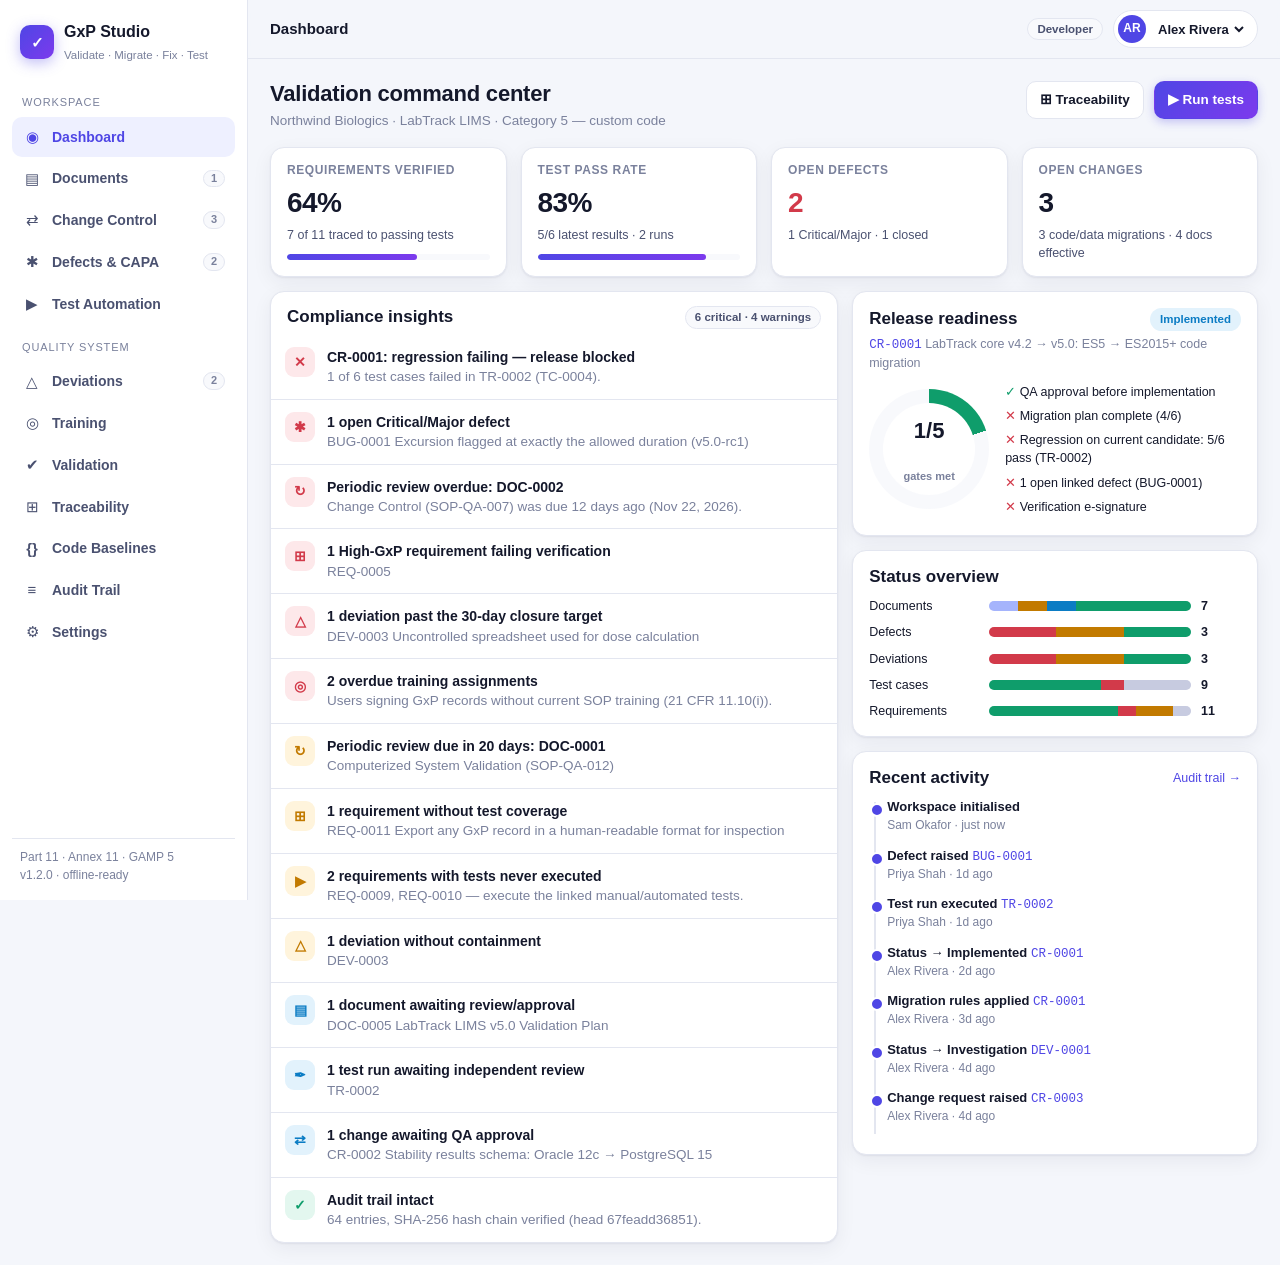
<file: index.html>
<!doctype html>
<html lang="en">
<head>
<meta charset="utf-8">
<meta name="viewport" content="width=device-width,initial-scale=1,viewport-fit=cover">
<title>GxP Studio — Validation, Change Control &amp; Test Automation</title>
<meta name="description" content="GxP documentation, code migrations, bug fixes/CAPA and test automation with traceability, audit trail and Part 11 e-signatures.">
<meta name="theme-color" content="#4f46e5">
<meta name="apple-mobile-web-app-capable" content="yes">
<meta name="mobile-web-app-capable" content="yes">
<meta name="apple-mobile-web-app-status-bar-style" content="default">
<meta name="apple-mobile-web-app-title" content="GxP Studio">
<link rel="manifest" href="manifest.webmanifest">
<link rel="apple-touch-icon" href="icon-192.png">
<link rel="icon" href="data:image/svg+xml,%3Csvg xmlns='http://www.w3.org/2000/svg' viewBox='0 0 64 64'%3E%3Cdefs%3E%3ClinearGradient id='g' x1='0' y1='0' x2='1' y2='1'%3E%3Cstop offset='0' stop-color='%234f46e5'/%3E%3Cstop offset='1' stop-color='%237c3aed'/%3E%3C/linearGradient%3E%3C/defs%3E%3Crect width='64' height='64' rx='16' fill='url(%23g)'/%3E%3Cpath d='M18 33l9 9 19-20' stroke='white' stroke-width='7' fill='none' stroke-linecap='round' stroke-linejoin='round'/%3E%3C/svg%3E">
<style>:root{
  --bg:#f4f6fb;--panel:#ffffff;--panel2:#f8f9fc;--ink:#14182b;--ink2:#4a5170;--muted:#7a819c;--line:#e3e6f0;
  --brand:#4f46e5;--brand2:#7c3aed;--brandSoft:#eef0ff;--ok:#0f9d6b;--okSoft:#e3f7ef;--warn:#c27a00;--warnSoft:#fff4dc;
  --bad:#d23a4a;--badSoft:#fde8ea;--info:#0b7cc4;--infoSoft:#e2f2fc;--shadow:0 1px 2px rgba(20,24,43,.06),0 6px 20px rgba(20,24,43,.06);
  --r:14px;--mono:ui-monospace,SFMono-Regular,Menlo,Consolas,"Liberation Mono",monospace;
  --nav-h:64px;--safe-b:env(safe-area-inset-bottom,0px);
}
@media (prefers-color-scheme:dark){:root:not(.light){
  --bg:#0d1020;--panel:#151a30;--panel2:#1a2038;--ink:#e8eaf6;--ink2:#b4b9d6;--muted:#8389a8;--line:#272e4c;
  --brandSoft:#24275a;--okSoft:#0f3328;--warnSoft:#3a2c0b;--badSoft:#3d1820;--infoSoft:#0d2c42;--shadow:0 1px 2px rgba(0,0,0,.3),0 8px 24px rgba(0,0,0,.25);
}}
:root.dark{--bg:#0d1020;--panel:#151a30;--panel2:#1a2038;--ink:#e8eaf6;--ink2:#b4b9d6;--muted:#8389a8;--line:#272e4c;
  --brandSoft:#24275a;--okSoft:#0f3328;--warnSoft:#3a2c0b;--badSoft:#3d1820;--infoSoft:#0d2c42;--shadow:0 1px 2px rgba(0,0,0,.3),0 8px 24px rgba(0,0,0,.25);}
*{box-sizing:border-box}
html,body{margin:0;height:100%}
body{font:15px/1.45 -apple-system,BlinkMacSystemFont,"Segoe UI",Inter,Roboto,Helvetica,Arial,sans-serif;background:var(--bg);color:var(--ink);-webkit-font-smoothing:antialiased;-webkit-tap-highlight-color:transparent}
a{color:var(--brand);text-decoration:none}
button,input,select,textarea{font:inherit;color:inherit}
h1,h2,h3,h4{margin:0;line-height:1.2}
h1{font-size:22px;font-weight:700;letter-spacing:-.01em}
h2{font-size:17px;font-weight:650}
h3{font-size:15px;font-weight:650}
code,.mono{font-family:var(--mono);font-size:12.5px}
.app{display:flex;min-height:100vh}
/* sidebar */
.side{width:248px;flex:0 0 248px;background:var(--panel);border-right:1px solid var(--line);position:sticky;top:0;height:100vh;display:flex;flex-direction:column;padding:16px 12px}
.logo{display:flex;align-items:center;gap:10px;padding:4px 8px 16px}
.logo .mark{width:34px;height:34px;border-radius:10px;background:linear-gradient(135deg,var(--brand),var(--brand2));display:grid;place-items:center;color:#fff;font-weight:800;font-size:15px;box-shadow:0 4px 14px rgba(79,70,229,.35)}
.logo b{font-size:16px;display:block}.logo small{color:var(--muted);font-size:11.5px}
.nav{display:flex;flex-direction:column;gap:2px;overflow:auto}
.nav a{display:flex;align-items:center;gap:10px;padding:9px 10px;border-radius:10px;color:var(--ink2);font-weight:550;font-size:14px}
.nav a .ic{width:20px;text-align:center;font-size:15px}
.nav a:hover{background:var(--panel2)}
.nav a.on{background:var(--brandSoft);color:var(--brand)}
.nav .sec{font-size:11px;text-transform:uppercase;letter-spacing:.08em;color:var(--muted);padding:14px 10px 4px}
.nav .cnt{margin-left:auto;font-size:11px;background:var(--panel2);border:1px solid var(--line);border-radius:20px;padding:0 7px;color:var(--muted)}
.side .foot{margin-top:auto;padding:10px 8px 0;border-top:1px solid var(--line);font-size:12px;color:var(--muted)}
.main{flex:1;min-width:0;display:flex;flex-direction:column}
.top{position:sticky;top:0;z-index:20;background:color-mix(in srgb,var(--bg) 85%,transparent);backdrop-filter:saturate(1.4) blur(10px);-webkit-backdrop-filter:saturate(1.4) blur(10px);border-bottom:1px solid var(--line);display:flex;align-items:center;gap:10px;padding:10px 22px;min-height:58px}
.top .crumb{font-weight:650;font-size:15px;white-space:nowrap;overflow:hidden;text-overflow:ellipsis}
.top .sp{flex:1}
.userchip{display:flex;align-items:center;gap:8px;background:var(--panel);border:1px solid var(--line);border-radius:30px;padding:4px 10px 4px 4px;cursor:pointer}
.av{width:28px;height:28px;border-radius:50%;display:grid;place-items:center;color:#fff;font-size:12px;font-weight:700;flex:0 0 28px}
.userchip select{border:0;background:transparent;font-size:13px;font-weight:600;max-width:150px;cursor:pointer;outline:none}
.content{padding:22px;max-width:1280px;width:100%;margin:0 auto}
/* mobile nav */
.tabbar{display:none}
@media (max-width:860px){
  .side{display:none}
  .top{padding:8px 14px;padding-top:max(8px,env(safe-area-inset-top))}
  .content{padding:14px 12px calc(var(--nav-h) + var(--safe-b) + 18px)}
  .tabbar{display:flex;position:fixed;left:0;right:0;bottom:0;z-index:30;background:var(--panel);border-top:1px solid var(--line);height:calc(var(--nav-h) + var(--safe-b));padding-bottom:var(--safe-b)}
  .tabbar a{flex:1;display:flex;flex-direction:column;align-items:center;justify-content:center;gap:2px;font-size:10.5px;font-weight:600;color:var(--muted)}
  .tabbar a .ic{font-size:19px;line-height:1}
  .tabbar a.on{color:var(--brand)}
  .userchip select{max-width:96px}
  .hide-m{display:none!important}
  h1{font-size:19px}
}
/* generic */
.card{background:var(--panel);border:1px solid var(--line);border-radius:var(--r);box-shadow:var(--shadow);padding:16px}
.card.flat{box-shadow:none}
.card+.card{margin-top:14px}
.card h2{margin-bottom:10px}
.ph{display:flex;align-items:flex-start;gap:12px;flex-wrap:wrap;margin-bottom:16px}
.ph .t{flex:1;min-width:200px}
.ph p{margin:4px 0 0;color:var(--muted);font-size:13.5px}
.row{display:flex;gap:10px;align-items:center;flex-wrap:wrap}
.grid{display:grid;gap:14px}
.g2{grid-template-columns:repeat(2,minmax(0,1fr))}
.g3{grid-template-columns:repeat(3,minmax(0,1fr))}
.g4{grid-template-columns:repeat(4,minmax(0,1fr))}
@media (max-width:1100px){.g4{grid-template-columns:repeat(2,minmax(0,1fr))}.g3{grid-template-columns:repeat(2,minmax(0,1fr))}}
.dash2{grid-template-columns:minmax(0,1.4fr) minmax(0,1fr)}
.grid>.card{margin:0}
@media (max-width:700px){.g2,.g3,.dash2{grid-template-columns:1fr}}
.kpi{padding:14px 16px}
.kpi .l{font-size:12px;color:var(--muted);font-weight:600;text-transform:uppercase;letter-spacing:.05em}
.kpi .v{font-size:28px;font-weight:750;letter-spacing:-.02em;margin-top:4px}
.kpi .s{font-size:12.5px;color:var(--ink2);margin-top:2px}
.kpi .bar{height:6px;border-radius:6px;background:var(--panel2);margin-top:10px;overflow:hidden}
.kpi .bar i{display:block;height:100%;background:linear-gradient(90deg,var(--brand),var(--brand2));border-radius:6px}
.btn{display:inline-flex;align-items:center;justify-content:center;gap:6px;border:1px solid var(--line);background:var(--panel);border-radius:10px;padding:8px 13px;font-weight:600;font-size:13.5px;cursor:pointer;white-space:nowrap;color:var(--ink);min-height:38px}
.btn:hover{border-color:color-mix(in srgb,var(--brand) 40%,var(--line))}
.btn.pri{background:linear-gradient(135deg,var(--brand),var(--brand2));border-color:transparent;color:#fff;box-shadow:0 3px 10px rgba(79,70,229,.3)}
.btn.ok{background:var(--ok);border-color:var(--ok);color:#fff}
.btn.bad{background:var(--badSoft);border-color:transparent;color:var(--bad)}
.btn.bad.armed{background:var(--bad);color:#fff}
.btn.ghost{background:transparent;border-color:transparent}
.btn.sm{padding:4px 9px;font-size:12.5px;min-height:30px;border-radius:8px}
.btn:disabled{opacity:.5;cursor:not-allowed}
.pill{display:inline-flex;align-items:center;gap:4px;font-size:11.5px;font-weight:650;padding:2px 9px;border-radius:20px;background:var(--panel2);color:var(--ink2);border:1px solid var(--line);white-space:nowrap}
.pill.ok{background:var(--okSoft);color:var(--ok);border-color:transparent}
.pill.warn{background:var(--warnSoft);color:var(--warn);border-color:transparent}
.pill.bad{background:var(--badSoft);color:var(--bad);border-color:transparent}
.pill.info{background:var(--infoSoft);color:var(--info);border-color:transparent}
.pill.brand{background:var(--brandSoft);color:var(--brand);border-color:transparent}
.muted{color:var(--muted)}.small{font-size:12.5px}.b{font-weight:650}
.list{display:flex;flex-direction:column}
.item{display:flex;gap:12px;align-items:center;padding:12px 14px;border-bottom:1px solid var(--line);cursor:pointer;color:var(--ink)}
.item:last-child{border-bottom:0}
.item:hover{background:var(--panel2)}
.item .id{font-family:var(--mono);font-size:12px;color:var(--muted);min-width:74px}
.item .main1{flex:1;min-width:0}
.item .ttl{font-weight:600;white-space:nowrap;overflow:hidden;text-overflow:ellipsis}
.item .meta{font-size:12.5px;color:var(--muted);margin-top:2px;display:flex;gap:8px;flex-wrap:wrap}
.card.p0{padding:0;overflow:hidden}
.toolbar{display:flex;gap:8px;flex-wrap:wrap;align-items:center;margin-bottom:12px}
.search{flex:1;min-width:160px;border:1px solid var(--line);background:var(--panel);border-radius:10px;padding:8px 12px;outline:none}
.seg{display:inline-flex;background:var(--panel2);border:1px solid var(--line);border-radius:10px;padding:3px;gap:2px;overflow:auto;max-width:100%}
.seg button{border:0;background:transparent;padding:5px 10px;border-radius:7px;font-size:12.5px;font-weight:600;color:var(--ink2);cursor:pointer;white-space:nowrap}
.seg button.on{background:var(--panel);color:var(--brand);box-shadow:var(--shadow)}
label.f{display:flex;flex-direction:column;gap:5px;font-size:12.5px;font-weight:600;color:var(--ink2)}
.inp,select.inp,textarea.inp{border:1px solid var(--line);background:var(--panel);border-radius:10px;padding:9px 11px;outline:none;width:100%;font-weight:400;font-size:14px;color:var(--ink)}
.inp:focus{border-color:var(--brand);box-shadow:0 0 0 3px var(--brandSoft)}
textarea.inp{min-height:90px;resize:vertical}
textarea.code,.codebox{font-family:var(--mono);font-size:12.5px;line-height:1.5;tab-size:2;white-space:pre;min-height:260px}
.codebox{background:var(--panel2);border:1px solid var(--line);border-radius:10px;padding:10px 12px;overflow:auto;max-height:440px;margin:0}
.fields{display:grid;gap:12px;grid-template-columns:repeat(auto-fit,minmax(200px,1fr))}
.kv{display:grid;grid-template-columns:max-content 1fr;gap:6px 14px;font-size:13.5px}
.kv dt{color:var(--muted)}.kv dd{margin:0;font-weight:550}
table.t{width:100%;border-collapse:collapse;font-size:13px}
table.t th{text-align:left;font-size:11.5px;text-transform:uppercase;letter-spacing:.05em;color:var(--muted);font-weight:650;padding:8px 10px;border-bottom:1px solid var(--line);background:var(--panel2);position:sticky;top:0}
table.t td{padding:8px 10px;border-bottom:1px solid var(--line);vertical-align:top}
.tblwrap{overflow:auto;border:1px solid var(--line);border-radius:12px;max-height:70vh}
.tabs{display:flex;gap:4px;border-bottom:1px solid var(--line);margin-bottom:14px;overflow:auto}
.tabs button{border:0;background:none;padding:9px 12px;font-weight:600;font-size:13.5px;color:var(--muted);border-bottom:2px solid transparent;cursor:pointer;white-space:nowrap}
.tabs button.on{color:var(--brand);border-bottom-color:var(--brand)}
.steps{display:flex;gap:4px;flex-wrap:wrap;margin:6px 0 2px}
.steps span{font-size:11.5px;font-weight:650;padding:4px 9px;border-radius:20px;background:var(--panel2);color:var(--muted);border:1px solid var(--line)}
.steps span.done{background:var(--okSoft);color:var(--ok);border-color:transparent}
.steps span.cur{background:var(--brand);color:#fff;border-color:transparent}
.insight{display:flex;gap:12px;padding:12px 14px;border-bottom:1px solid var(--line);align-items:flex-start}
.insight:last-child{border-bottom:0}
.insight .dot{width:30px;height:30px;border-radius:9px;display:grid;place-items:center;flex:0 0 30px;font-size:14px;font-weight:800}
.insight.bad .dot{background:var(--badSoft);color:var(--bad)}.insight.warn .dot{background:var(--warnSoft);color:var(--warn)}.insight.ok .dot{background:var(--okSoft);color:var(--ok)}.insight.info .dot{background:var(--infoSoft);color:var(--info)}
.insight .tx{flex:1;font-size:13.5px}.insight .tx b{display:block;font-size:14px}
/* diff */
.diff{font-family:var(--mono);font-size:12px;line-height:1.55;border:1px solid var(--line);border-radius:10px;overflow:auto;max-height:520px;background:var(--panel)}
.diff .ln{display:flex;white-space:pre}
.diff .ln .n{width:42px;flex:0 0 42px;text-align:right;padding-right:8px;color:var(--muted);user-select:none;background:var(--panel2)}
.diff .ln .c{padding:0 10px;flex:1}
.diff .add{background:color-mix(in srgb,var(--ok) 13%,transparent)}
.diff .del{background:color-mix(in srgb,var(--bad) 13%,transparent)}
.diff .add .c::before{content:"+ ";color:var(--ok)}.diff .del .c::before{content:"- ";color:var(--bad)}.diff .eq .c::before{content:"  "}
.diff .gap{color:var(--muted);background:var(--panel2);padding:2px 10px;font-style:italic}
/* test console */
.console{background:#0b0e1c;color:#d6daf5;border-radius:12px;padding:12px 14px;font-family:var(--mono);font-size:12.5px;line-height:1.6;max-height:420px;overflow:auto;white-space:pre-wrap}
.console .p{color:#4ade80}.console .f{color:#f87171}.console .d{color:#8b93c4}.console .h{color:#a5b4fc;font-weight:700}
.res{display:inline-grid;place-items:center;width:22px;height:22px;border-radius:7px;font-size:12px;font-weight:800}
.res.pass{background:var(--okSoft);color:var(--ok)}.res.fail{background:var(--badSoft);color:var(--bad)}.res.none{background:var(--panel2);color:var(--muted)}.res.err{background:var(--warnSoft);color:var(--warn)}
/* doc */
.doc{max-width:860px}
.docpaper{background:var(--panel);border:1px solid var(--line);border-radius:12px;padding:28px 32px;line-height:1.6}
.docpaper h1{font-size:22px;margin:0 0 12px}.docpaper h2{font-size:17px;margin:22px 0 8px;padding-bottom:4px;border-bottom:1px solid var(--line)}.docpaper h3{margin:16px 0 6px}
.docpaper table{border-collapse:collapse;width:100%;font-size:13px;margin:10px 0}
.docpaper th,.docpaper td{border:1px solid var(--line);padding:6px 8px;text-align:left;vertical-align:top}
.docpaper th{background:var(--panel2)}
.docpaper ul{padding-left:20px}
.docpaper code{background:var(--panel2);padding:1px 5px;border-radius:5px}
.dochead{display:grid;grid-template-columns:repeat(4,1fr);border:1px solid var(--line);border-radius:10px;overflow:hidden;margin-bottom:18px;font-size:12.5px}
.dochead div{padding:8px 10px;border-right:1px solid var(--line)}.dochead div:last-child{border-right:0}
.dochead span{display:block;color:var(--muted);font-size:11px;text-transform:uppercase;letter-spacing:.05em}
@media (max-width:700px){.docpaper{padding:18px 16px}.dochead{grid-template-columns:1fr 1fr}.dochead div:nth-child(2){border-right:0}.dochead div:nth-child(-n+2){border-bottom:1px solid var(--line)}}
.sig{display:flex;gap:10px;align-items:center;padding:10px 12px;border:1px dashed color-mix(in srgb,var(--ok) 50%,var(--line));border-radius:10px;background:var(--okSoft);margin-top:8px;font-size:13px}
.sig .seal{font-size:20px}
.timeline{position:relative;padding-left:18px}
.timeline:before{content:"";position:absolute;left:5px;top:4px;bottom:4px;width:2px;background:var(--line)}
.timeline .ev{position:relative;padding:0 0 12px;font-size:13px}
.timeline .ev:before{content:"";position:absolute;left:-17px;top:5px;width:10px;height:10px;border-radius:50%;background:var(--brand);border:2px solid var(--panel)}
.timeline .ev .when{color:var(--muted);font-size:12px}
/* modal */
.scrim{position:fixed;inset:0;background:rgba(10,12,28,.5);z-index:100;display:flex;align-items:center;justify-content:center;padding:16px;animation:fade .15s}
.modal{background:var(--panel);border-radius:18px;width:100%;max-width:560px;max-height:calc(100vh - 32px);overflow:auto;box-shadow:0 20px 60px rgba(0,0,0,.35);border:1px solid var(--line)}
.modal.wide{max-width:860px}
.modal .mh{padding:16px 18px;border-bottom:1px solid var(--line);display:flex;align-items:center;gap:10px;position:sticky;top:0;background:var(--panel);z-index:1}
.modal .mh h2{flex:1;margin:0}
.modal .mb{padding:16px 18px;display:flex;flex-direction:column;gap:12px}
.modal .mf{padding:12px 18px;border-top:1px solid var(--line);display:flex;gap:8px;justify-content:flex-end;position:sticky;bottom:0;background:var(--panel)}
@media (max-width:700px){.scrim{align-items:flex-end;padding:0}.modal{border-radius:18px 18px 0 0;max-height:92vh}.modal .mf{padding-bottom:calc(12px + var(--safe-b))}}
@keyframes fade{from{opacity:0}to{opacity:1}}
.err{color:var(--bad);font-size:13px;font-weight:600}
.toast{position:fixed;left:50%;transform:translateX(-50%);bottom:24px;background:#14182b;color:#fff;padding:10px 16px;border-radius:12px;font-size:13.5px;font-weight:550;z-index:200;box-shadow:0 10px 30px rgba(0,0,0,.3);max-width:90vw;animation:fade .2s}
@media (max-width:860px){.toast{bottom:calc(var(--nav-h) + var(--safe-b) + 14px)}}
.chk{display:flex;gap:10px;align-items:flex-start;padding:8px 0;border-bottom:1px solid var(--line);font-size:13.5px}
.chk:last-child{border-bottom:0}
.chk input{width:18px;height:18px;margin-top:1px;accent-color:var(--brand);flex:0 0 18px}
.ring{--p:0;width:120px;height:120px;border-radius:50%;background:conic-gradient(var(--ok) calc(var(--p)*1%),var(--panel2) 0);display:grid;place-items:center;flex:0 0 120px}
.ring div{width:92px;height:92px;border-radius:50%;background:var(--panel);display:grid;place-items:center;text-align:center;font-weight:750;font-size:22px}
.ring small{display:block;font-size:11px;color:var(--muted);font-weight:600}
.bars{display:flex;flex-direction:column;gap:8px}
.bars .br{display:grid;grid-template-columns:110px 1fr 40px;gap:10px;align-items:center;font-size:12.5px}
.bars .tr{height:10px;background:var(--panel2);border-radius:6px;overflow:hidden;display:flex}
.bars .tr i{display:block;height:100%}
.matrix td.cell{text-align:center}
.empty{padding:30px;text-align:center;color:var(--muted)}
.hashv{font-family:var(--mono);font-size:11px;color:var(--muted);word-break:break-all}
.fab{display:none}
@media (max-width:860px){.fab{display:grid;position:fixed;right:16px;bottom:calc(var(--nav-h) + var(--safe-b) + 14px);width:54px;height:54px;border-radius:18px;background:linear-gradient(135deg,var(--brand),var(--brand2));color:#fff;font-size:26px;place-items:center;z-index:25;box-shadow:0 8px 22px rgba(79,70,229,.45);border:0}}
@media print{
  .side,.top,.tabbar,.fab,.noprint{display:none!important}
  body{background:#fff;color:#000}.content{padding:0;max-width:none}.docpaper{border:0;padding:0}.card{box-shadow:none}
}
</style>
</head>
<body>
<div class="app">
  <aside class="side">
    <div class="logo"><div class="mark">✓</div><div><b>GxP Studio</b><small>Validate · Migrate · Fix · Test</small></div></div>
    <nav class="nav" id="nav"></nav>
    <div class="foot">Part 11 · Annex 11 · GAMP 5<br><span id="ver"></span> · offline-ready</div>
  </aside>
  <div class="main">
    <header class="top"><div class="crumb" id="crumb"></div><div class="sp"></div><span class="pill hide-m" id="roleTag"></span><label class="userchip" id="user"></label></header>
    <main class="content" id="view"></main>
  </div>
</div>
<nav class="tabbar" id="tabbar"></nav>
<button class="fab" id="fab" aria-label="New">+</button>
<script>'use strict';
const APP_VERSION='1.2.0';
const STORE_KEY='gxps.v1';
const $=(s,r=document)=>r.querySelector(s);
const $$=(s,r=document)=>[...r.querySelectorAll(s)];
const esc=s=>String(s??'').replace(/[&<>"']/g,c=>({'&':'&amp;','<':'&lt;','>':'&gt;','"':'&quot;',"'":'&#39;'}[c]));
const DAY=864e5;
const nowISO=()=>new Date().toISOString();
const fmtD=d=>d?new Date(d).toLocaleDateString(undefined,{year:'numeric',month:'short',day:'numeric'}):'—';
const fmtDT=d=>d?new Date(d).toLocaleString(undefined,{year:'numeric',month:'short',day:'numeric',hour:'2-digit',minute:'2-digit'}):'—';
const fmtUTC=d=>d?new Date(d).toISOString().replace('T',' ').slice(0,19)+' UTC':'—';
const ago=d=>{const s=(Date.now()-new Date(d))/1000;if(s<60)return 'just now';if(s<3600)return Math.floor(s/60)+'m ago';if(s<86400)return Math.floor(s/3600)+'h ago';const dd=Math.floor(s/86400);return dd<60?dd+'d ago':fmtD(d)};
const daysUntil=d=>Math.round((new Date(d)-Date.now())/DAY);
const clone=o=>JSON.parse(JSON.stringify(o));

/* ---------- SHA-256 (sync, pure JS) ---------- */
const sha256=(()=>{const K=new Uint32Array([0x428a2f98,0x71374491,0xb5c0fbcf,0xe9b5dba5,0x3956c25b,0x59f111f1,0x923f82a4,0xab1c5ed5,0xd807aa98,0x12835b01,0x243185be,0x550c7dc3,0x72be5d74,0x80deb1fe,0x9bdc06a7,0xc19bf174,0xe49b69c1,0xefbe4786,0x0fc19dc6,0x240ca1cc,0x2de92c6f,0x4a7484aa,0x5cb0a9dc,0x76f988da,0x983e5152,0xa831c66d,0xb00327c8,0xbf597fc7,0xc6e00bf3,0xd5a79147,0x06ca6351,0x14292967,0x27b70a85,0x2e1b2138,0x4d2c6dfc,0x53380d13,0x650a7354,0x766a0abb,0x81c2c92e,0x92722c85,0xa2bfe8a1,0xa81a664b,0xc24b8b70,0xc76c51a3,0xd192e819,0xd6990624,0xf40e3585,0x106aa070,0x19a4c116,0x1e376c08,0x2748774c,0x34b0bcb5,0x391c0cb3,0x4ed8aa4a,0x5b9cca4f,0x682e6ff3,0x748f82ee,0x78a5636f,0x84c87814,0x8cc70208,0x90befffa,0xa4506ceb,0xbef9a3f7,0xc67178f2]);
return function(str){const b=new TextEncoder().encode(String(str));const l=b.length,bl=l*8;const n=((l+9+63)>>6)<<6;const m=new Uint8Array(n);m.set(b);m[l]=0x80;const dv=new DataView(m.buffer);dv.setUint32(n-4,bl>>>0);dv.setUint32(n-8,Math.floor(bl/2**32));
let h0=0x6a09e667,h1=0xbb67ae85,h2=0x3c6ef372,h3=0xa54ff53a,h4=0x510e527f,h5=0x9b05688c,h6=0x1f83d9ab,h7=0x5be0cd19;const w=new Uint32Array(64);const r=(x,k)=>(x>>>k)|(x<<(32-k));
for(let o=0;o<n;o+=64){for(let i=0;i<16;i++)w[i]=dv.getUint32(o+i*4);for(let i=16;i<64;i++){const s0=r(w[i-15],7)^r(w[i-15],18)^(w[i-15]>>>3),s1=r(w[i-2],17)^r(w[i-2],19)^(w[i-2]>>>10);w[i]=(w[i-16]+s0+w[i-7]+s1)|0}
let a=h0,b2=h1,c=h2,d=h3,e=h4,f=h5,g=h6,h=h7;for(let i=0;i<64;i++){const S1=r(e,6)^r(e,11)^r(e,25),ch=(e&f)^(~e&g),t1=(h+S1+ch+K[i]+w[i])|0,S0=r(a,2)^r(a,13)^r(a,22),mj=(a&b2)^(a&c)^(b2&c),t2=(S0+mj)|0;h=g;g=f;f=e;e=(d+t1)|0;d=c;c=b2;b2=a;a=(t1+t2)|0}
h0=(h0+a)|0;h1=(h1+b2)|0;h2=(h2+c)|0;h3=(h3+d)|0;h4=(h4+e)|0;h5=(h5+f)|0;h6=(h6+g)|0;h7=(h7+h)|0}
return [h0,h1,h2,h3,h4,h5,h6,h7].map(x=>(x>>>0).toString(16).padStart(8,'0')).join('')}})();
const short=h=>h?h.slice(0,12):'';

/* ---------- state ---------- */
let S=null;
function save(){try{localStorage.setItem(STORE_KEY,JSON.stringify(S))}catch(e){toast('Storage full — export your data')}}
function load(){try{const j=localStorage.getItem(STORE_KEY);if(j){S=JSON.parse(j);return true}}catch(e){}return false}
function nextId(prefix){S.seq[prefix]=(S.seq[prefix]||0)+1;return prefix+'-'+String(S.seq[prefix]).padStart(4,'0')}
const me=()=>S.users.find(u=>u.id===S.currentUser)||S.users[0];
const userName=id=>(S.users.find(u=>u.id===id)||{name:id||'—'}).name;
const userColor=id=>({u1:'#4f46e5',u2:'#0f9d6b',u3:'#d23a4a',u4:'#c27a00'}[id]||'#7c3aed');
const initials=n=>String(n).split(/\s+/).map(x=>x[0]).join('').slice(0,2).toUpperCase();
const avatar=id=>`<span class="av" style="background:${userColor(id)}">${initials(userName(id))}</span>`;
const findAny=id=>{if(!id)return null;const p=id.split('-')[0];const col={DOC:'docs',REQ:'reqs',TC:'tests',TR:'runs',CR:'changes',BUG:'defects',CAPA:'defects',CV:'code',DEV:'deviations',TRN:'training'}[p];return col?S[col].find(x=>x.id===id):null};
const routeFor=id=>{const p=String(id).split('-')[0];return {DOC:'#/doc/',REQ:'#/trace?req=',TC:'#/test/',TR:'#/run/',CR:'#/change/',BUG:'#/defect/',CV:'#/code/',DEV:'#/dev/',TRN:'#/training?r='}[p]+id};
const link=id=>id?`<a href="${routeFor(id)}" class="mono">${esc(id)}</a>`:'—';

/* ---------- audit trail (hash chained) ---------- */
function audit(action,entity,detail,userId){
  const prev=S.audit.length?S.audit[S.audit.length-1].hash:'0'.repeat(64);
  const e={seq:S.audit.length+1,at:S._clock||nowISO(),user:userId||S.currentUser,action,entity,detail:detail||'',prev};
  e.hash=sha256(JSON.stringify([e.seq,e.at,e.user,e.action,e.entity,e.detail,e.prev]));
  S.audit.push(e);
}
function verifyAudit(){let prev='0'.repeat(64);for(const e of S.audit){const h=sha256(JSON.stringify([e.seq,e.at,e.user,e.action,e.entity,e.detail,e.prev]));if(e.prev!==prev||h!==e.hash)return {ok:false,at:e.seq};prev=e.hash}return {ok:true,n:S.audit.length,head:prev}}
function recordHash(o){const c=clone(o);delete c.signatures;delete c.history;return sha256(JSON.stringify(c))}
function hist(o,text){(o.history=o.history||[]).push({at:nowISO(),by:S.currentUser,text})}

/* ---------- UI helpers ---------- */
function toast(msg){$$('.toast').forEach(t=>t.remove());const t=document.createElement('div');t.className='toast';t.textContent=msg;document.body.appendChild(t);setTimeout(()=>t.remove(),2600)}
function modal(title,body,foot,wide){closeModal();const s=document.createElement('div');s.className='scrim';s.innerHTML=`<div class="modal ${wide?'wide':''}" role="dialog"><div class="mh"><h2>${esc(title)}</h2><button class="btn ghost sm" data-x>✕</button></div><div class="mb">${body}</div>${foot?`<div class="mf">${foot}</div>`:''}</div>`;s.addEventListener('click',e=>{if(e.target===s||e.target.closest('[data-x]'))closeModal()});document.body.appendChild(s);const f=s.querySelector('input:not([type=checkbox]),textarea,select');if(f&&matchMedia('(min-width:861px)').matches)f.focus();return s}
function closeModal(){$$('.scrim').forEach(x=>x.remove())}
/* two-click confirm (no confirm() — blocked in preview iframes) */
function armed(btn,fn,label='Click again to confirm'){if(btn.classList.contains('armed')){fn();return}const o=btn.innerHTML;btn.classList.add('armed');btn.textContent=label;setTimeout(()=>{if(btn.isConnected){btn.classList.remove('armed');btn.innerHTML=o}},3500)}
const statusTone=s=>({Draft:'',New:'',Open:'bad','In Review':'warn',Reviewed:'info',Approved:'info',Effective:'ok',Superseded:'',Retired:'',Assessed:'warn',Implemented:'info',Verified:'ok',Closed:'ok',Rejected:'bad',Investigating:'warn','Fix In Progress':'info','Ready for Verification':'brand',Pass:'ok',Fail:'bad',Error:'warn',Baseline:'ok',Candidate:'brand',Released:'ok',Critical:'bad',Major:'warn',Minor:'info',High:'bad',Medium:'warn',Low:'ok',Investigation:'warn','QA Review':'brand',Current:'ok',Due:'warn',Overdue:'bad'}[s]||'');
const pill=(s,t)=>`<span class="pill ${t??statusTone(s)}">${esc(s)}</span>`;
const stepper=(flow,cur)=>{const i=flow.indexOf(cur);return `<div class="steps">${flow.map((f,k)=>`<span class="${k<i?'done':k===i?'cur':''}">${k<i?'✓ ':''}${esc(f)}</span>`).join('')}</div>`};
function blobLink(text,name,type,label,cls='btn'){const u=URL.createObjectURL(new Blob([text],{type}));return `<a class="${cls}" href="${u}" download="${esc(name)}">${label}</a>`}

/* ---------- e-signature (21 CFR Part 11 style) ---------- */
function esign({record,meanings,title,onSign,requireReason=true,attach=true}){
  const u=me();
  const m=modal(title||'Electronic signature',`
    <div class="small muted">By signing, you confirm this electronic signature is the legally binding equivalent of your handwritten signature (21 CFR 11.100).</div>
    <div class="kv"><dt>Record</dt><dd class="mono">${esc(record.id)} · ${esc(record.title||'')}</dd><dt>Signer</dt><dd>${esc(u.name)} (${esc(u.role)})</dd><dt>Record hash</dt><dd class="hashv">${recordHash(record)}</dd></div>
    ${typeof trainingWarn==='function'?trainingWarn(u.id):''}
    <label class="f">Meaning of signature<select class="inp" id="sgM">${meanings.map(x=>`<option>${esc(x)}</option>`).join('')}</select></label>
    <label class="f">Reason / comment ${requireReason?'(required)':''}<input class="inp" id="sgR" placeholder="e.g. Reviewed against SOP-QA-012"></label>
    <label class="f">Re-enter password / PIN<input class="inp" id="sgP" type="password" autocomplete="off" inputmode="numeric" placeholder="Demo PIN for every user: 1234"></label>
    <div class="err" id="sgE"></div>`,
    `<button class="btn" data-x>Cancel</button><button class="btn pri" id="sgGo">✍ Sign</button>`);
  $('#sgGo',m).onclick=()=>{const pin=$('#sgP',m).value,reason=$('#sgR',m).value.trim(),meaning=$('#sgM',m).value;
    if(pin!==u.pin){$('#sgE',m).textContent='Signature failed: incorrect PIN. Attempt logged.';audit('E-signature failed',record.id,'Invalid credentials');save();return}
    if(requireReason&&!reason){$('#sgE',m).textContent='A reason is required.';return}
    const sig={by:u.id,name:u.name,role:u.role,meaning,reason,at:nowISO(),version:record.version||null,hash:recordHash(record)};
    sig.sigHash=sha256(JSON.stringify(sig));
    if(attach)(record.signatures=record.signatures||[]).push(sig);
    audit('E-signed ('+meaning+')',record.id,reason);
    closeModal();onSign&&onSign(sig);save();render()};
}
const sigBlock=s=>`<div class="sig"><span class="seal">✒</span><div style="flex:1"><b>${esc(s.name)}</b> · ${esc(s.meaning)} <span class="muted">(${esc(s.role)})</span><div class="small muted">${fmtUTC(s.at)} — ${esc(s.reason||'')}</div><div class="hashv">sig ${short(s.sigHash)} · record ${short(s.hash)}</div></div></div>`;

/* ---------- mini markdown ---------- */
function md(src){
  const lines=String(src||'').split('\n');let out='',i=0;const inl=t=>esc(t).replace(/\*\*(.+?)\*\*/g,'<b>$1</b>').replace(/`([^`]+)`/g,'<code>$1</code>').replace(/\b((?:DOC|REQ|TC|TR|CR|BUG|CV)-\d{4})\b/g,'<a href="#" data-goto="$1" class="mono">$1</a>');
  while(i<lines.length){const l=lines[i];
    if(/^```/.test(l)){let b=[];i++;while(i<lines.length&&!/^```/.test(lines[i]))b.push(lines[i++]);i++;out+=`<pre class="codebox">${esc(b.join('\n'))}</pre>`;continue}
    if(/^\|/.test(l)){const rows=[];while(i<lines.length&&/^\|/.test(lines[i]))rows.push(lines[i++]);const cells=r=>r.replace(/^\||\|$/g,'').split('|').map(c=>c.trim());const body=rows.filter(r=>!/^\|[\s:|-]+\|$/.test(r));out+='<div style="overflow:auto"><table><thead><tr>'+cells(body[0]).map(c=>`<th>${inl(c)}</th>`).join('')+'</tr></thead><tbody>'+body.slice(1).map(r=>'<tr>'+cells(r).map(c=>`<td>${inl(c)}</td>`).join('')+'</tr>').join('')+'</tbody></table></div>';continue}
    if(/^#{1,3} /.test(l)){const n=l.match(/^#+/)[0].length;out+=`<h${n}>${inl(l.slice(n+1))}</h${n}>`;i++;continue}
    if(/^\s*[-*] /.test(l)){out+='<ul>';while(i<lines.length&&/^\s*[-*] /.test(lines[i]))out+=`<li>${inl(lines[i++].replace(/^\s*[-*] /,''))}</li>`;out+='</ul>';continue}
    if(/^\s*\d+\. /.test(l)){out+='<ol>';while(i<lines.length&&/^\s*\d+\. /.test(lines[i]))out+=`<li>${inl(lines[i++].replace(/^\s*\d+\. /,''))}</li>`;out+='</ol>';continue}
    if(!l.trim()){i++;continue}
    let p=[];while(i<lines.length&&lines[i].trim()&&!/^(#|\||```|\s*[-*] |\s*\d+\. )/.test(lines[i]))p.push(lines[i++]);out+=`<p>${inl(p.join(' '))}</p>`}
  return out}

/* ---------- line diff (LCS) ---------- */
function diffLines(a,b){a=String(a).split('\n');b=String(b).split('\n');const n=a.length,m=b.length;
  if(n*m>4e6)return {ops:[...a.map(t=>({t:'del',s:t})),...b.map(t=>({t:'add',s:t}))],add:m,del:n};
  const dp=Array.from({length:n+1},()=>new Uint32Array(m+1));for(let i=n-1;i>=0;i--)for(let j=m-1;j>=0;j--)dp[i][j]=a[i]===b[j]?dp[i+1][j+1]+1:Math.max(dp[i+1][j],dp[i][j+1]);
  const ops=[];let i=0,j=0,add=0,del=0;while(i<n&&j<m){if(a[i]===b[j]){ops.push({t:'eq',s:a[i],ai:i+1,bi:j+1});i++;j++}else if(dp[i+1][j]>=dp[i][j+1]){ops.push({t:'del',s:a[i],ai:i+1});i++;del++}else{ops.push({t:'add',s:b[j],bi:j+1});j++;add++}}
  while(i<n){ops.push({t:'del',s:a[i],ai:i+1});i++;del++}while(j<m){ops.push({t:'add',s:b[j],bi:j+1});j++;add++}return {ops,add,del}}
function diffHTML(a,b,ctx=3){const {ops,add,del}=diffLines(a,b);const keep=new Array(ops.length).fill(false);ops.forEach((o,k)=>{if(o.t!=='eq')for(let q=Math.max(0,k-ctx);q<=Math.min(ops.length-1,k+ctx);q++)keep[q]=true});
  let h='',skipped=0;ops.forEach((o,k)=>{if(!keep[k]){skipped++;return}if(skipped){h+=`<div class="gap">··· ${skipped} unchanged line${skipped>1?'s':''}</div>`;skipped=0}h+=`<div class="ln ${o.t}"><span class="n">${o.t==='del'?o.ai:o.bi}</span><span class="c">${esc(o.s)||' '}</span></div>`});
  if(skipped)h+=`<div class="gap">··· ${skipped} unchanged line${skipped>1?'s':''}</div>`;if(!add&&!del)h='<div class="gap">No differences</div>';return {html:`<div class="diff">${h}</div>`,add,del}}

/* ---------- test automation harness (runs in a Web Worker; falls back to main thread) ---------- */
function __harness(sutCode,tcs){
  class AssertionError extends Error{}
  const fmt=v=>{try{return v===undefined?'undefined':typeof v==='function'?'[function]':JSON.stringify(v)}catch(e){return String(v)}};
  const out=[];
  for(const tc of tcs){
    const t0=performance.now(),cases=[],logs=[];
    const con={log:(...a)=>logs.push(a.map(x=>typeof x==='object'?fmt(x):String(x)).join(' '))};con.info=con.warn=con.error=con.log;
    let sut={};
    try{const exports={};(new Function('exports','console',sutCode))(exports,con);sut=exports}
    catch(err){out.push({tc:tc.id,status:'Error',ms:0,cases:[{name:'Load system under test',status:'Error',msg:String(err&&err.message||err)}],logs});continue}
    const reg=[];const test=(name,fn)=>reg.push({name,fn});
    const expect=a=>{const fail=m=>{throw new AssertionError(m)};
      const api={
        toBe:b=>{if(!Object.is(a,b))fail(`expected ${fmt(a)} to be ${fmt(b)}`)},
        toEqual:b=>{if(fmt(a)!==fmt(b))fail(`expected ${fmt(a)} to equal ${fmt(b)}`)},
        toBeCloseTo:(b,d=2)=>{if(!(Math.abs(a-b)<Math.pow(10,-d)/2))fail(`expected ${fmt(a)} to be close to ${fmt(b)} (${d} dp)`)},
        toBeTruthy:()=>{if(!a)fail(`expected ${fmt(a)} to be truthy`)},
        toBeFalsy:()=>{if(a)fail(`expected ${fmt(a)} to be falsy`)},
        toBeGreaterThan:b=>{if(!(a>b))fail(`expected ${fmt(a)} > ${fmt(b)}`)},
        toBeGreaterThanOrEqual:b=>{if(!(a>=b))fail(`expected ${fmt(a)} >= ${fmt(b)}`)},
        toBeLessThan:b=>{if(!(a<b))fail(`expected ${fmt(a)} < ${fmt(b)}`)},
        toBeLessThanOrEqual:b=>{if(!(a<=b))fail(`expected ${fmt(a)} <= ${fmt(b)}`)},
        toContain:b=>{if(!(a!=null&&a.includes&&a.includes(b)))fail(`expected ${fmt(a)} to contain ${fmt(b)}`)},
        toMatch:re=>{if(!(new RegExp(re)).test(a))fail(`expected ${fmt(a)} to match ${re}`)},
        toHaveLength:n=>{if(!a||a.length!==n)fail(`expected length ${n}, got ${a&&a.length}`)},
        toThrow:m=>{let threw=false,msg='';try{a()}catch(e){threw=true;msg=String(e&&e.message||e)}if(!threw)fail('expected function to throw');if(m&&!msg.includes(m))fail(`expected error containing "${m}", got "${msg}"`)}
      };
      api.not={};for(const k of Object.keys(api))if(k!=='not')api.not[k]=(...x)=>{let passed=true;try{api[k](...x)}catch(e){passed=false}if(passed)fail(`expected NOT ${k}(${x.map(fmt).join(', ')}) for ${fmt(a)}`)};
      return api};
    try{(new Function('sut','test','expect','console',tc.script))(sut,test,expect,con)}
    catch(err){out.push({tc:tc.id,status:'Error',ms:+(performance.now()-t0).toFixed(1),cases:[{name:'Script error',status:'Error',msg:String(err&&err.message||err)}],logs});continue}
    if(!reg.length){out.push({tc:tc.id,status:'Error',ms:0,cases:[{name:'No test() blocks defined',status:'Error',msg:'Script registered no tests'}],logs});continue}
    for(const c of reg){const c0=performance.now();try{c.fn();cases.push({name:c.name,status:'Pass',ms:+(performance.now()-c0).toFixed(2)})}
      catch(e){cases.push({name:c.name,status:e instanceof AssertionError?'Fail':'Error',msg:String(e&&e.message||e),ms:+(performance.now()-c0).toFixed(2)})}}
    const st=cases.some(c=>c.status==='Error')?'Error':cases.some(c=>c.status==='Fail')?'Fail':'Pass';
    out.push({tc:tc.id,status:st,ms:+(performance.now()-t0).toFixed(1),cases,logs});
  }
  return out;
}
function runSuite(sutCode,tcs,timeoutMs=8000){
  const payload={sut:sutCode,tests:tcs.map(t=>({id:t.id,script:t.script||''}))};
  return new Promise(resolve=>{
    let w,done=false;const fallback=why=>{if(done)return;done=true;try{w&&w.terminate()}catch(e){}resolve({results:__harness(payload.sut,payload.tests),engine:'main thread'+(why?' ('+why+')':'')})};
    try{const src=`${__harness.toString()};onmessage=e=>postMessage(__harness(e.data.sut,e.data.tests));`;
      w=new Worker(URL.createObjectURL(new Blob([src],{type:'text/javascript'})));
      const timer=setTimeout(()=>{if(done)return;done=true;w.terminate();resolve({results:payload.tests.map(t=>({tc:t.id,status:'Error',ms:timeoutMs,cases:[{name:'Timeout',status:'Error',msg:`Execution exceeded ${timeoutMs/1000}s — possible infinite loop`}],logs:[]})),engine:'web worker (sandboxed)'})},timeoutMs);
      w.onmessage=e=>{if(done)return;done=true;clearTimeout(timer);w.terminate();resolve({results:e.data,engine:'web worker (sandboxed)'})};
      w.onerror=e=>{clearTimeout(timer);e.preventDefault&&e.preventDefault();fallback('worker unavailable')};
      w.postMessage(payload);
    }catch(e){fallback('worker unavailable')}
  });
}

/* ---------- code migration rule packs ---------- */
const RULE_PACKS={
  'es5-es2015':{name:'JavaScript ES5 → ES2015+',lang:'javascript',rules:[
    {find:'\\bvar\\s+',replace:'let ',flags:'g',desc:'var → let (block scoping)'},
    {find:'([^=!<>])==(?!=)',replace:'$1===',flags:'g',desc:'Loose equality == → strict ==='},
    {find:'!=(?!=)',replace:'!==',flags:'g',desc:'Loose inequality != → strict !=='},
    {find:'\\.indexOf\\(([^()]+)\\)\\s*!==?\\s*-1',replace:'.includes($1)',flags:'g',desc:'indexOf(x) !== -1 → includes(x)'},
    {find:'\\.indexOf\\(([^()]+)\\)\\s*>=\\s*0',replace:'.includes($1)',flags:'g',desc:'indexOf(x) >= 0 → includes(x)'},
    {find:'function\\s*\\(([^)]*)\\)\\s*\\{\\s*return\\s+([^;{}]+);\\s*\\}',replace:'($1) => $2',flags:'g',desc:'Single-return function → arrow function'}
  ]},
  'py2-py3':{name:'Python 2.7 → Python 3.11',lang:'python',rules:[
    {find:'^(\\s*)print\\s+(?!\\()(.+)$',replace:'$1print($2)',flags:'gm',desc:'print statement → print() function'},
    {find:'\\bxrange\\(',replace:'range(',flags:'g',desc:'xrange() → range()'},
    {find:'\\.iteritems\\(\\)',replace:'.items()',flags:'g',desc:'dict.iteritems() → items()'},
    {find:'\\.itervalues\\(\\)',replace:'.values()',flags:'g',desc:'dict.itervalues() → values()'},
    {find:'\\.has_key\\(([^()]+)\\)',replace:' __HASKEY__($1)',flags:'g',desc:'dict.has_key(k) → k in dict (marker)'},
    {find:'(\\w+) __HASKEY__\\(([^()]+)\\)',replace:'$2 in $1',flags:'g',desc:'(resolve has_key marker)'},
    {find:'\\braw_input\\(',replace:'input(',flags:'g',desc:'raw_input() → input()'},
    {find:'except\\s+([\\w.]+)\\s*,\\s*(\\w+)\\s*:',replace:'except $1 as $2:',flags:'g',desc:'except X, e → except X as e'},
    {find:'\\bunicode\\(',replace:'str(',flags:'g',desc:'unicode() → str()'},
    {find:'<>',replace:'!=',flags:'g',desc:'<> operator → !='},
    {find:'^(\\s*)import\\s+ConfigParser\\b',replace:'$1import configparser',flags:'gm',desc:'ConfigParser → configparser'}
  ]},
  'oracle-pg':{name:'Oracle 12c SQL → PostgreSQL 15',lang:'sql',rules:[
    {find:'\\bVARCHAR2\\b',replace:'VARCHAR',flags:'gi',desc:'VARCHAR2 → VARCHAR'},
    {find:'\\bNUMBER\\(',replace:'NUMERIC(',flags:'gi',desc:'NUMBER(p,s) → NUMERIC(p,s)'},
    {find:'\\bNUMBER\\b',replace:'NUMERIC',flags:'gi',desc:'NUMBER → NUMERIC'},
    {find:'\\bCLOB\\b',replace:'TEXT',flags:'gi',desc:'CLOB → TEXT'},
    {find:'\\bNVL\\(',replace:'COALESCE(',flags:'gi',desc:'NVL() → COALESCE()'},
    {find:'\\bSYSDATE\\b',replace:'CURRENT_TIMESTAMP',flags:'gi',desc:'SYSDATE → CURRENT_TIMESTAMP'},
    {find:'\\s+FROM\\s+DUAL\\b',replace:'',flags:'gi',desc:'Remove FROM DUAL'},
    {find:'\\bDATE\\s+DEFAULT\\s+CURRENT_TIMESTAMP',replace:'TIMESTAMP DEFAULT CURRENT_TIMESTAMP',flags:'gi',desc:'DATE w/ time → TIMESTAMP'},
    {find:'(\\w+)\\.NEXTVAL',replace:"nextval('$1')",flags:'gi',desc:'seq.NEXTVAL → nextval(\'seq\')'},
    {find:'\\bTO_CHAR\\(([^,()]+),\\s*\'YYYY-MM-DD\'\\)',replace:"TO_CHAR($1, 'YYYY-MM-DD')",flags:'gi',desc:'TO_CHAR date format (compatible)'}
  ]},
  'custom':{name:'Custom rules',lang:'text',rules:[]}
};
function applyRules(code,rules){let out=String(code||'');const counts=[];const errors=[];
  rules.forEach((r,i)=>{if(r.off){counts.push(0);return}try{const re=new RegExp(r.find,r.flags||'g');const m=out.match(new RegExp(r.find,(r.flags||'g').includes('g')?r.flags||'g':(r.flags||'')+'g'));counts.push(m?m.length:0);out=out.replace(re,r.replace)}catch(e){counts.push(0);errors.push(`Rule ${i+1}: ${e.message}`)}});
  return {out,counts,errors}}

/* ---------- demo data: fictional "Northwind Biologics" ---------- */
const SUT_V42=String.raw`// LabTrack LIMS — core calculation module v4.2
// GAMP 5 Category 5 (custom code). Validated baseline.
'use strict';

var DOSE_MAX_MG = 1000;

exports.calcDose = function (weightKg, mgPerKg) {
  if (typeof weightKg != 'number' || weightKg <= 0) throw new Error('Invalid weight');
  if (typeof mgPerKg != 'number' || mgPerKg <= 0) throw new Error('Invalid dose rate');
  var dose = Math.round(weightKg * mgPerKg * 10) / 10;
  if (dose > DOSE_MAX_MG) throw new Error('Dose exceeds maximum');
  return dose;
};

exports.withinSpec = function (value, low, high) {
  return value >= low && value <= high;
};

exports.tempExcursion = function (readings, min, max, allowedMinutes) {
  // readings: [{ t: minute, c: celsius }] sampled once per minute
  var out = 0;
  for (var i = 0; i < readings.length; i++) {
    if (readings[i].c < min || readings[i].c > max) out++;
  }
  return { minutesOut: out, excursion: out > allowedMinutes };
};

exports.batchId = function (site, year, seq) {
  var s = String(seq);
  while (s.length < 5) s = '0' + s;
  return site.toUpperCase() + '-' + year + '-' + s;
};

exports.isValidBatchId = function (id) {
  return /^[A-Z]{3}-\d{4}-\d{5}$/.test(id);
};

exports.hasRole = function (user, role) {
  return user.roles.indexOf(role) != -1;
};

exports.canApprove = function (record, user) {
  // segregation of duties: an author can never approve their own record
  if (record.author == user.id) return false;
  return exports.hasRole(user, 'QA');
};
`;
const SUT_V50=applyRules(SUT_V42,RULE_PACKS['es5-es2015'].rules).out
  .replace('// LabTrack LIMS — core calculation module v4.2\n// GAMP 5 Category 5 (custom code). Validated baseline.','// LabTrack LIMS — core calculation module v5.0-rc1\n// GAMP 5 Category 5 (custom code). Migrated to ES2015+ under CR-0001.')
  .replace('let DOSE_MAX_MG','const DOSE_MAX_MG')
  .replace("let s = String(seq);\n  while (s.length < 5) s = '0' + s;\n  return","const s = String(seq).padStart(5, '0');\n  return")
  .replace("let out = 0;\n  for (let i = 0; i < readings.length; i++) {\n    if (readings[i].c < min || readings[i].c > max) out++;\n  }\n  return { minutesOut: out, excursion: out > allowedMinutes };",
           "const out = readings.filter(r => r.c < min || r.c > max).length;\n  return { minutesOut: out, excursion: out >= allowedMinutes };");

const PY_SRC=String.raw`# Instrument data parser — HPLC export (Python 2.7)
import ConfigParser
import csv

def load_peaks(path, min_area):
    peaks = {}
    f = open(path)
    try:
        for row in csv.DictReader(f):
            if float(row['area']) <> 0 and float(row['area']) >= min_area:
                peaks[row['peak_id']] = unicode(row['name'])
    except ValueError, e:
        print "Parse error:", e
    finally:
        f.close()
    for k, v in peaks.iteritems():
        print k, v
    if peaks.has_key('SST'):
        print "System suitability peak present"
    for i in xrange(3):
        print "replicate", i
    return peaks
`;
const SQL_SRC=String.raw`-- Stability study results schema (Oracle 12c)
CREATE TABLE stab_result (
  result_id    NUMBER(12) PRIMARY KEY,
  study_code   VARCHAR2(20) NOT NULL,
  timepoint_m  NUMBER(3),
  assay_pct    NUMBER(6,2),
  analyst      VARCHAR2(60),
  comments     CLOB,
  entered_at   DATE DEFAULT SYSDATE
);

INSERT INTO stab_result (result_id, study_code, timepoint_m, assay_pct, analyst)
VALUES (stab_seq.NEXTVAL, 'NWB-101-STB', 6, 99.2, 'p.shah');

SELECT study_code, NVL(assay_pct, 0) AS assay, TO_CHAR(entered_at, 'YYYY-MM-DD') AS d
  FROM stab_result
 WHERE entered_at > SYSDATE - 30;

SELECT SYSDATE FROM DUAL;
`;

const TC_SCRIPTS={
'TC-0001':String.raw`test('70 kg at 5 mg/kg = 350 mg', () => {
  expect(sut.calcDose(70, 5)).toBe(350);
});
test('Rounds to 0.1 mg', () => {
  expect(sut.calcDose(63.37, 2.5)).toBe(158.4);
  expect(sut.calcDose(12.25, 0.5)).toBeCloseTo(6.1, 1);
});
test('Pediatric low weight', () => {
  expect(sut.calcDose(3.2, 1.25)).toBe(4);
});`,
'TC-0002':String.raw`test('Rejects zero / negative weight', () => {
  expect(() => sut.calcDose(0, 5)).toThrow('Invalid weight');
  expect(() => sut.calcDose(-4, 5)).toThrow('Invalid weight');
});
test('Rejects non-numeric input', () => {
  expect(() => sut.calcDose('70', 5)).toThrow('Invalid weight');
  expect(() => sut.calcDose(70, null)).toThrow('Invalid dose rate');
});
test('Enforces 1000 mg ceiling', () => {
  expect(sut.calcDose(100, 10)).toBe(1000);
  expect(() => sut.calcDose(100, 10.01)).toThrow('maximum');
});`,
'TC-0003':String.raw`test('Inclusive lower and upper limits', () => {
  expect(sut.withinSpec(95.0, 95.0, 105.0)).toBe(true);
  expect(sut.withinSpec(105.0, 95.0, 105.0)).toBe(true);
});
test('Out of specification', () => {
  expect(sut.withinSpec(94.99, 95, 105)).toBe(false);
  expect(sut.withinSpec(105.01, 95, 105)).toBe(false);
});`,
'TC-0004':String.raw`const series = (n, fn) => Array.from({ length: n }, (_, i) => ({ t: i, c: fn(i) }));
test('No excursion when all readings in range', () => {
  expect(sut.tempExcursion(series(60, () => 5), 2, 8, 30).excursion).toBe(false);
});
test('Exactly the allowed duration is NOT an excursion', () => {
  const res = sut.tempExcursion(series(60, i => (i < 30 ? 9.5 : 5)), 2, 8, 30);
  expect(res.minutesOut).toBe(30);
  expect(res.excursion).toBe(false);
});
test('One minute over the allowed duration IS an excursion', () => {
  expect(sut.tempExcursion(series(60, i => (i < 31 ? 1.2 : 5)), 2, 8, 30).excursion).toBe(true);
});`,
'TC-0005':String.raw`test('Generates zero-padded batch IDs', () => {
  expect(sut.batchId('bos', 2026, 42)).toBe('BOS-2026-00042');
});
test('Validates batch ID format', () => {
  expect(sut.isValidBatchId('BOS-2026-00042')).toBeTruthy();
  expect(sut.isValidBatchId('bos-2026-42')).toBeFalsy();
});`,
'TC-0006':String.raw`const qa = { id: 'mlee', roles: ['QA'] };
const dev = { id: 'arivera', roles: ['Author'] };
test('Author cannot approve own record', () => {
  expect(sut.canApprove({ author: 'mlee' }, qa)).toBe(false);
});
test('QA can approve another author\'s record', () => {
  expect(sut.canApprove({ author: 'arivera' }, qa)).toBe(true);
});
test('Non-QA user cannot approve', () => {
  expect(sut.canApprove({ author: 'mlee' }, dev)).toBe(false);
});`
};

const TEMPLATES={
SOP:`# {title}\n\n## 1. Purpose\nDescribe why this procedure exists.\n\n## 2. Scope\nSystems, sites and personnel in scope.\n\n## 3. Responsibilities\n| Role | Responsibility |\n|---|---|\n| System Owner | |\n| QA | |\n\n## 4. Procedure\n1. Step one\n2. Step two\n\n## 5. Records\nRecords generated and retention period.\n\n## 6. References\n- 21 CFR Part 11\n- EU GMP Annex 11\n- GAMP 5 (2nd ed.)\n\n## 7. Revision History\n| Version | Change |\n|---|---|\n| 1.0 | Initial issue |`,
VP:`# {title}\n\n## 1. Introduction\nSystem description and GAMP 5 category.\n\n## 2. Validation Strategy\nRisk-based approach per ICH Q9 / GAMP 5. Critical thinking applied (CSA).\n\n## 3. Deliverables\n| Deliverable | Responsible | Approver |\n|---|---|---|\n| URS | System Owner | QA |\n| Risk Assessment | Validation | QA |\n| IQ/OQ/PQ | Validation | QA |\n| Traceability Matrix | Validation | QA |\n| Validation Summary Report | Validation | QA |\n\n## 4. Acceptance Criteria\nAll high-risk requirements tested with documented evidence; no open Critical/Major deviations.\n\n## 5. Deviation Handling\nDeviations raised as defects with root cause and CAPA.`,
URS:`# {title}\n\n## 1. Purpose\n\n## 2. Requirements\n| ID | Requirement | GxP Impact |\n|---|---|---|\n| REQ-xxxx | | High |\n\n## 3. Regulatory Requirements\n- Audit trail (21 CFR 11.10(e))\n- Electronic signatures (21 CFR 11.50 / 11.70)`,
FS:`# {title}\n\n## 1. Overview\n\n## 2. Functional Description\n\n## 3. Interfaces\n\n## 4. Data & Security\n\n## 5. Traceability to URS`,
RA:`# {title}\n\n## 1. Method\nFMEA — Severity × Probability × Detectability (1–3 each). RPN ≥ 12 = High.\n\n## 2. Risk Register\n| Function | Failure mode | S | P | D | RPN | Mitigation |\n|---|---|---|---|---|---|---|\n| | | | | | | |\n\n## 3. Conclusion`,
IQ:`# {title}\n\n## 1. Objective\nVerify the system is installed per approved specifications.\n\n## 2. Checks\n| # | Check | Expected | Actual | Pass/Fail |\n|---|---|---|---|---|\n| 1 | Server OS version | | | |\n| 2 | Application version | | | |\n| 3 | Configuration baseline | | | |`,
OQ:`# {title}\n\n## 1. Objective\nVerify the system operates as specified across its operating range.\n\n## 2. Test Cases\nReference automated test cases (TC-xxxx) with execution evidence in Test Runs (TR-xxxx).\n\n## 3. Acceptance Criteria\nAll test cases pass; deviations documented.`,
PQ:`# {title}\n\n## 1. Objective\nVerify the system performs consistently in the production environment with real users.\n\n## 2. Scenarios\n\n## 3. Acceptance Criteria`,
Policy:`# {title}\n\n## Policy Statement\n\n## Principles\n- Attributable\n- Legible\n- Contemporaneous\n- Original\n- Accurate\n- Complete, Consistent, Enduring, Available\n\n## Responsibilities`,
TSR:`# {title}\n\n## Summary\n\n## Results\n\n## Deviations\n\n## Conclusion`,
VSR:`# {title}\n\n## 1. Summary\n\n## 2. Deliverables Status\n\n## 3. Deviations & CAPA\n\n## 4. Release Statement\nThe system is fit for intended use.`,
RTM:`# {title}\n\n(Generated from the live traceability matrix.)`,
CCR:`# {title}\n\n(Generated from the change control record.)`
};
const DOC_TYPES={SOP:'Standard Operating Procedure',Policy:'Policy',VP:'Validation Plan',URS:'User Requirements Spec',FS:'Functional Spec',RA:'Risk Assessment',IQ:'IQ Protocol',OQ:'OQ Protocol',PQ:'PQ Protocol',TSR:'Test Summary Report',RTM:'Traceability Matrix',VSR:'Validation Summary Report',CCR:'Change Control Record'};

function seed(){
  const t=d=>new Date(Date.now()+d*DAY).toISOString();
  S={v:1,app:APP_VERSION,created:nowISO(),seq:{},currentUser:'u1',theme:'auto',
    users:[{id:'u1',name:'Alex Rivera',role:'Developer',roles:['Author'],pin:'1234'},{id:'u2',name:'Priya Shah',role:'QA Tester',roles:['Tester'],pin:'1234'},{id:'u3',name:'Morgan Lee',role:'QA Approver',roles:['QA'],pin:'1234'},{id:'u4',name:'Sam Okafor',role:'System Owner',roles:['Owner'],pin:'1234'}],
    system:{name:'LabTrack LIMS',org:'Northwind Biologics',gamp:'Category 5 — custom code',site:'Boston (BOS)'},
    docs:[],deviations:[],training:[],reqs:[],tests:[],runs:[],changes:[],defects:[],code:[],audit:[]};
  const ev=[];const at=(d,fn)=>ev.push({d,fn});
  const sig=(rec,uid,meaning,reason,d)=>{const u=S.users.find(x=>x.id===uid);const s={by:uid,name:u.name,role:u.role,meaning,reason,at:t(d),version:rec.version||null,hash:recordHash(rec)};s.sigHash=sha256(JSON.stringify(s));(rec.signatures=rec.signatures||[]).push(s)};

  // code baselines
  const cv1={id:nextId('CV'),label:'v4.2',title:'LabTrack core module v4.2',lang:'javascript',status:'Baseline',code:SUT_V42,created:t(-210),by:'u1'};cv1.hash=sha256(cv1.code);
  S.code.push(cv1);at(-210,()=>audit('Code baseline registered',cv1.id,'v4.2 sha256 '+short(cv1.hash),'u1'));

  // requirements
  const R=[['Calculate dose from patient weight and mg/kg rate, rounded to 0.1 mg','Calculations','High',[3,2,2]],
    ['Reject invalid (non-numeric, zero or negative) dose inputs','Calculations','High',[3,2,2]],
    ['Prevent any calculated dose above the 1000 mg ceiling','Calculations','High',[3,1,2]],
    ['Evaluate results against specification limits inclusively','Results','High',[3,2,1]],
    ['Flag a cold-chain excursion only when out-of-range time exceeds the allowed duration','Cold chain','High',[3,2,3]],
    ['Generate and validate batch IDs in format SSS-YYYY-NNNNN','Batch records','Medium',[2,1,1]],
    ['Prevent an author from approving their own record (segregation of duties)','Part 11','High',[3,2,2]],
    ['Restrict approvals to users holding the QA role','Part 11','High',[3,1,2]],
    ['Secure, computer-generated, time-stamped audit trail of all GxP actions','Part 11','High',[3,1,2]],
    ['Electronic signatures display signer name, date/time and meaning','Part 11','Medium',[2,1,2]],
    ['Export any GxP record in a human-readable format for inspection','Data integrity','Low',[1,1,1]]];
  R.forEach(([text,cat,gxp,[s,p,d]])=>S.reqs.push({id:nextId('REQ'),text,category:cat,gxp,risk:{s,p,d},source:'DOC-0003',created:t(-200)}));

  // tests
  const T=[['Dose calculation accuracy','OQ',['REQ-0001']],['Dose input validation & ceiling','OQ',['REQ-0002','REQ-0003']],['Specification limit evaluation','OQ',['REQ-0004']],['Temperature excursion boundary','OQ',['REQ-0005']],['Batch ID generation & validation','OQ',['REQ-0006']],['Approval segregation of duties','OQ',['REQ-0007','REQ-0008']]];
  T.forEach(([title,type,reqs])=>{const id=nextId('TC');S.tests.push({id,title,type,reqs,mode:'auto',script:TC_SCRIPTS[id],steps:[],status:'Approved',version:'1.0',author:'u2',created:t(-150)})});
  S.tests.push({id:nextId('TC'),title:'Audit trail review & integrity',type:'PQ',reqs:['REQ-0009'],mode:'manual',script:'',status:'Approved',version:'1.0',author:'u2',created:t(-140),steps:[
    {action:'Log in as Author and create a new document',expected:'Audit entry records user, UTC timestamp and action'},
    {action:'Edit the document and save',expected:'Audit entry shows modification; previous entries unchanged'},
    {action:'Open Audit Trail and run "Verify chain"',expected:'Chain verifies intact; every entry hash-linked to previous'}]});
  S.tests.push({id:nextId('TC'),title:'E-signature manifestation',type:'PQ',reqs:['REQ-0010'],mode:'manual',script:'',status:'Approved',version:'1.0',author:'u2',created:t(-140),steps:[
    {action:'Sign a document with meaning "Approved" and reason',expected:'Signature shows printed name, UTC date/time and meaning'},
    {action:'Attempt a signature with an incorrect PIN',expected:'Signature rejected; failed attempt written to audit trail'}]});
  S.tests.push({id:nextId('TC'),title:'Installation qualification — app server',type:'IQ',reqs:[],mode:'manual',script:'',status:'Draft',version:'0.1',author:'u2',created:t(-6),steps:[
    {action:'Record OS version on LIMS app server',expected:'Windows Server 2022 Datacenter 21H2'},{action:'Record application build',expected:'LabTrack 5.0.0-rc1'}]});

  // documents
  const D=[['SOP','Computerized System Validation (SOP-QA-012)','3.0','Effective','u4',-400,20,`# Computerized System Validation\n\n## 1. Purpose\nDefines the risk-based lifecycle for validating GxP computerized systems at Northwind Biologics, aligned to GAMP 5 (2nd ed.) and FDA Computer Software Assurance (CSA).\n\n## 2. Scope\nAll systems that create, modify, maintain, archive, retrieve or transmit GxP records.\n\n## 3. Lifecycle\n1. Plan — Validation Plan (VP) approved by QA\n2. Specify — URS / FS with GxP impact and risk\n3. Verify — IQ / OQ / PQ executed with objective evidence\n4. Report — Traceability Matrix and Validation Summary Report\n5. Operate — change control, periodic review, incident/CAPA\n\n## 4. Risk Classification\n| RPN (S×P×D) | Class | Testing rigour |\n|---|---|---|\n| ≥ 12 | High | Scripted testing, independent review |\n| 6–11 | Medium | Scripted or unscripted with evidence |\n| ≤ 5 | Low | Unscripted / vendor evidence |\n\n## 5. References\n- 21 CFR Part 11\n- EU GMP Annex 11\n- SOP-QA-007 Change Control`],
    ['SOP','Change Control (SOP-QA-007)','4.0','Effective','u4',-760,-12,`# Change Control\n\n## 1. Purpose\nEnsure changes to validated systems — code migrations, patches, configuration and infrastructure — are assessed, approved, tested and documented before release.\n\n## 2. Procedure\n1. Raise change request (CR) with description and justification\n2. Impact & risk assessment: data integrity, validated state, Part 11 controls, SOPs, training\n3. QA approval (e-signature) before implementation\n4. Implement per migration plan with backup and rollback\n5. Execute regression tests; raise defects for failures\n6. Verify and close with QA e-signature; promote new baseline\n\n## 3. Emergency Changes\nRetrospective approval within 5 business days.`],
    ['URS','LabTrack LIMS User Requirements Specification','2.1','Effective','u4',-200,530,null],
    ['RA','LabTrack LIMS v5.0 Risk Assessment (FMEA)','1.0','Approved','u1',-30,null,null],
    ['VP','LabTrack LIMS v5.0 Validation Plan','0.3','In Review','u1',-9,null,`# LabTrack LIMS v5.0 Validation Plan\n\n## 1. Introduction\nLabTrack LIMS core module is migrated from ES5 to ES2015+ (CR-0001). GAMP 5 Category 5.\n\n## 2. Strategy\nRegression of all automated OQ test cases against v5.0-rc1; manual PQ for audit trail and e-signature.\n\n## 3. Deliverables\n| Deliverable | Status |\n|---|---|\n| Risk Assessment | Approved |\n| OQ (automated) | In execution |\n| PQ (manual) | Pending |\n| Validation Summary Report | Not started |\n\n## 4. Acceptance Criteria\nAll High-GxP requirements traced to passing tests. No open Critical/Major defects.`],
    ['OQ','LabTrack LIMS v5.0 OQ Protocol','0.1','Draft','u2',-5,null,null],
    ['Policy','Data Integrity & ALCOA+ Policy (POL-QA-001)','2.0','Effective','u3',-320,410,null]];
  D.forEach(([type,title,version,status,owner,dc,rev,content])=>{const id=nextId('DOC');
    let c=content||TEMPLATES[type].replace('{title}',title.replace(/ \(.*\)$/,''));
    if(type==='URS')c=`# ${title}\n\n## 1. Purpose\nUser requirements for LabTrack LIMS core calculations and Part 11 controls.\n\n## 2. Requirements\n| ID | Requirement | Category | GxP Impact |\n|---|---|---|---|\n`+S.reqs.map(r=>`| ${r.id} | ${r.text} | ${r.category} | ${r.gxp} |`).join('\n');
    if(type==='RA')c=`# ${title}\n\n## Method\nFMEA — Severity × Probability × Detectability (1–3). RPN ≥ 12 = High.\n\n## Risk Register\n| Req | S | P | D | RPN |\n|---|---|---|---|---|\n`+S.reqs.map(r=>`| ${r.id} | ${r.risk.s} | ${r.risk.p} | ${r.risk.d} | ${r.risk.s*r.risk.p*r.risk.d} |`).join('\n');
    const doc={id,type,title,version,status,owner,content:c,created:t(dc),updated:t(dc+3),effective:status==='Effective'?t(dc+6):null,reviewDue:rev!=null?t(rev):null,history:[],signatures:[]};
    doc.history.push({at:t(dc),by:owner,text:'Created v'+version.split('.')[0]+'.0 draft'});
    S.docs.push(doc);
    at(dc,()=>audit('Document created',id,title,owner));
    if(status!=='Draft'){at(dc+2,()=>{audit('Submitted for review',id,'v'+version,owner)});doc.history.push({at:t(dc+2),by:owner,text:'Submitted for review'})}
    if(['Approved','Effective'].includes(status)){const rv=owner==='u2'?'u1':'u2';at(dc+4,()=>{sig(doc,rv,'Reviewed','Content verified against template',dc+4);audit('E-signed (Reviewed)',id,'',rv)});at(dc+5,()=>{sig(doc,'u3','Approved','Approved for use',dc+5);audit('E-signed (Approved)',id,'','u3')});doc.history.push({at:t(dc+5),by:'u3',text:'Approved'})}
    if(status==='Effective'){at(dc+6,()=>audit('Made effective',id,'v'+version,'u3'));doc.history.push({at:t(dc+6),by:'u3',text:'Effective v'+version})}
  });

  // changes
  const cr1={id:nextId('CR'),title:'LabTrack core v4.2 → v5.0: ES5 → ES2015+ code migration',type:'Code Migration',lang:'javascript',status:'Implemented',requester:'u1',owner:'u1',created:t(-28),
    description:'Modernize the LIMS core calculation module to ES2015+ (strict equality, block scoping, arrow functions) to align with the v5.0 platform and remove tech-debt flagged in the last periodic review.',
    justification:'Vendor runtime upgrade drops legacy ES5 transpilation; required for v5.0 release.',
    risk:'High',gamp:'5',fromCV:'CV-0001',toLabel:'v5.0-rc1',pack:'es5-es2015',rules:clone(RULE_PACKS['es5-es2015'].rules),sourceCode:SUT_V42,targetCode:SUT_V50,
    impact:{di:true,validated:true,p11:false,sop:false,training:true,data:false},
    impactNotes:'Calculation logic affects dose and cold-chain disposition decisions — full OQ regression required.',
    plan:[{step:'Back up production database and code baseline CV-0001',done:true},{step:'Apply ES5 → ES2015+ rule pack in migration workbench',done:true},{step:'Peer code review of transformed module',done:true},{step:'Run full OQ regression suite against candidate',done:true},{step:'Deploy to validation environment',done:false},{step:'Rollback plan: restore CV-0001 and redeploy (≤ 30 min)',done:false}],
    tests:['TC-0001','TC-0002','TC-0003','TC-0004','TC-0005','TC-0006'],history:[],signatures:[]};
  S.changes.push(cr1);
  at(-28,()=>audit('Change request raised',cr1.id,cr1.title,'u1'));
  at(-26,()=>{sig(cr1,'u4','Assessed','Impact & risk assessment complete',-26);audit('E-signed (Assessed)',cr1.id,'','u4')});
  at(-24,()=>{sig(cr1,'u3','Approved','Approved for implementation',-24);audit('E-signed (Approved)',cr1.id,'','u3')});
  at(-3,()=>audit('Migration rules applied',cr1.id,'Rule pack es5-es2015 → v5.0-rc1','u1'));
  at(-2,()=>audit('Status → Implemented',cr1.id,'','u1'));
  cr1.history.push({at:t(-28),by:'u1',text:'Raised'},{at:t(-26),by:'u4',text:'Assessed'},{at:t(-24),by:'u3',text:'Approved'},{at:t(-2),by:'u1',text:'Implemented'});

  const cr2={id:nextId('CR'),title:'Stability results schema: Oracle 12c → PostgreSQL 15',type:'Database Migration',lang:'sql',status:'Assessed',requester:'u4',owner:'u1',created:t(-12),
    description:'Migrate the stability study results schema and reporting queries off Oracle 12c (end of extended support).',justification:'Oracle 12c extended support ended; licence cost reduction.',
    risk:'High',gamp:'4',fromCV:null,toLabel:'pg15',pack:'oracle-pg',rules:clone(RULE_PACKS['oracle-pg'].rules),sourceCode:SQL_SRC,targetCode:'',
    impact:{di:true,validated:true,p11:true,sop:true,training:false,data:true},impactNotes:'Data migration requires record-count and checksum reconciliation (ALCOA+ complete & accurate).',
    plan:[{step:'Export Oracle schema and data with checksums',done:false},{step:'Convert DDL/DML with Oracle → PostgreSQL rule pack',done:false},{step:'Reconcile row counts and column checksums',done:false},{step:'Execute data migration verification protocol',done:false}],tests:[],history:[{at:t(-12),by:'u4',text:'Raised'},{at:t(-10),by:'u4',text:'Assessed'}],signatures:[]};
  S.changes.push(cr2);at(-12,()=>audit('Change request raised',cr2.id,cr2.title,'u4'));at(-10,()=>{sig(cr2,'u4','Assessed','Data integrity impact identified',-10);audit('E-signed (Assessed)',cr2.id,'','u4')});

  const cr3={id:nextId('CR'),title:'HPLC instrument data parser: Python 2.7 → 3.11',type:'Code Migration',lang:'python',status:'Draft',requester:'u1',owner:'u1',created:t(-4),
    description:'Port the chromatography export parser to Python 3.11; Python 2.7 is unsupported and flagged by IT security.',justification:'Security vulnerability remediation.',
    risk:'Medium',gamp:'5',fromCV:null,toLabel:'parser-3.0',pack:'py2-py3',rules:clone(RULE_PACKS['py2-py3'].rules),sourceCode:PY_SRC,targetCode:'',
    impact:{di:true,validated:true,p11:false,sop:false,training:false,data:false},impactNotes:'',plan:[{step:'Apply Python 2 → 3 rule pack',done:false},{step:'Manual review of str/bytes handling',done:false},{step:'Parallel run against 20 historical exports',done:false}],tests:[],history:[{at:t(-4),by:'u1',text:'Raised'}],signatures:[]};
  S.changes.push(cr3);at(-4,()=>audit('Change request raised',cr3.id,cr3.title,'u1'));

  const cr4={id:nextId('CR'),title:'LIMS app server OS: Windows Server 2016 → 2022',type:'Infrastructure',lang:'text',status:'Closed',requester:'u4',owner:'u4',created:t(-95),
    description:'In-place OS upgrade of the LIMS application server.',justification:'OS end of mainstream support.',risk:'Medium',gamp:'1',fromCV:null,toLabel:'',pack:'custom',rules:[],sourceCode:'',targetCode:'',
    impact:{di:false,validated:true,p11:false,sop:false,training:false,data:false},impactNotes:'Infrastructure qualification (IQ) only.',
    plan:[{step:'Snapshot VM',done:true},{step:'Upgrade OS',done:true},{step:'Execute IQ checklist',done:true}],tests:[],history:[{at:t(-95),by:'u4',text:'Raised'},{at:t(-70),by:'u3',text:'Closed'}],signatures:[]};
  S.changes.push(cr4);at(-95,()=>audit('Change request raised',cr4.id,cr4.title,'u4'));at(-92,()=>{sig(cr4,'u3','Approved','Low data risk',-92);audit('E-signed (Approved)',cr4.id,'','u3')});at(-70,()=>{sig(cr4,'u3','Closed','IQ executed, no deviations',-70);audit('E-signed (Closed)',cr4.id,'','u3')});

  // runs (executed for real with the harness)
  const autoTests=S.tests.filter(x=>x.mode==='auto');
  const mkRun=(d,by,target,code,label,cr)=>{const res=__harness(code,autoTests.map(x=>({id:x.id,script:x.script})));const r={id:nextId('TR'),at:t(d),by,target,codeLabel:label,codeHash:sha256(code),cr:cr||null,engine:'web worker (sandboxed)',results:res.map(x=>Object.assign(x,{testVersion:'1.0'})),signatures:[]};r.hash=sha256(JSON.stringify(r.results));S.runs.push(r);return r};
  const r1=mkRun(-20,'u2','CV-0001',SUT_V42,'v4.2 baseline',null);
  at(-20,()=>audit('Test run executed',r1.id,'6/6 passed on v4.2','u2'));at(-19,()=>{sig(r1,'u3','Reviewed','Evidence reviewed',-19);audit('E-signed (Reviewed)',r1.id,'','u3')});
  const r2=mkRun(-1,'u2','CR-0001',SUT_V50,'v5.0-rc1 (CR-0001)','CR-0001');
  const p2=r2.results.filter(x=>x.status==='Pass').length;
  at(-1,()=>audit('Test run executed',r2.id,`${p2}/${r2.results.length} passed on v5.0-rc1`,'u2'));

  // defects
  const b1={id:nextId('BUG'),title:'Excursion flagged at exactly the allowed duration (v5.0-rc1)',severity:'Major',gxp:'High',status:'Investigating',reporter:'u2',assignee:'u1',created:t(-1),
    found:'Regression run',run:r2.id,tc:'TC-0004',cr:'CR-0001',
    description:'TC-0004 "Exactly the allowed duration is NOT an excursion" fails on v5.0-rc1: 30 out-of-range minutes with a 30-minute allowance returns excursion = true. Product could be wrongly rejected / quarantined.',
    steps:'1. Run TC-0004 against CR-0001 candidate\n2. Observe case 2 failure',expected:'excursion = false at exactly 30 minutes (REQ-0005)',actual:'excursion = true',
    rcCategory:'',rootCause:'',fix:'',capa:{corrective:'',preventive:'',effectiveness:''},history:[{at:t(-1),by:'u2',text:'Raised from failed test TC-0004 in '+r2.id},{at:t(-1),by:'u1',text:'Investigating'}],signatures:[]};
  const b2={id:nextId('BUG'),title:'Audit trail CSV export truncates comments over 255 characters',severity:'Minor',gxp:'Medium',status:'Closed',reporter:'u2',assignee:'u1',created:t(-60),found:'Periodic review',run:null,tc:null,cr:null,
    description:'Long audit comments are cut in exported CSV (record not complete — ALCOA+).',steps:'',expected:'Full comment exported',actual:'Truncated at 255 chars',
    rcCategory:'Design',rootCause:'Export column declared as VARCHAR(255) in legacy report definition.',fix:'Column widened to TEXT; export regenerated.',
    capa:{corrective:'Re-export last 12 months of audit trail for affected records.',preventive:'Added "max-length field" check to code review checklist.',effectiveness:'No truncation found in 3 consecutive monthly exports.'},
    history:[{at:t(-60),by:'u2',text:'Raised'},{at:t(-40),by:'u3',text:'Closed'}],signatures:[]};
  const b3={id:nextId('BUG'),title:'Signature manifest shows local time without timezone',severity:'Minor',gxp:'Medium',status:'Fix In Progress',reporter:'u3',assignee:'u1',created:t(-15),found:'QA review',run:null,tc:'TC-0008',cr:null,
    description:'Printed signature manifestation lacks a timezone; ambiguous for multi-site inspections (21 CFR 11.50).',steps:'',expected:'UTC timestamp',actual:'Local time, no TZ',
    rcCategory:'Requirements',rootCause:'URS did not specify timezone for manifestation.',fix:'Render signatures in UTC with explicit suffix.',capa:{corrective:'Update manifestation format.',preventive:'Add timezone requirement to URS template.',effectiveness:''},
    history:[{at:t(-15),by:'u3',text:'Raised'},{at:t(-9),by:'u1',text:'Fix In Progress'}],signatures:[]};
  S.defects.push(b1,b2,b3);
  at(-60,()=>audit('Defect raised',b2.id,b2.title,'u2'));at(-40,()=>{sig(b2,'u3','Closed','CAPA effective',-40);audit('E-signed (Closed)',b2.id,'','u3')});
  at(-15,()=>audit('Defect raised',b3.id,b3.title,'u3'));at(-1,()=>audit('Defect raised',b1.id,b1.title,'u2'));
  cr1.defects=[b1.id];

  seedQuality(t,at);
  ev.sort((a,b)=>a.d-b.d).forEach(e=>{S._clock=t(e.d);e.fn()});delete S._clock;
  audit('Workspace initialised','SYSTEM','Demo data loaded (v'+APP_VERSION+')','u4');
  save();
}

/* ---------- shared view logic ---------- */
const UI={docF:'All',docQ:'',docT:'',crF:'Open',crQ:'',bugF:'Open',bugQ:'',tcQ:'',tcT:'All',tcSel:new Set(),tcTarget:'',auditQ:'',auditU:'',traceF:'All',tabs:{},verify:null,devF:'Open',devQ:''};
const ACT={},CHG={};
const NAV=[['dashboard','◉','Dashboard','Home'],['docs','▤','Documents','Docs'],['changes','⇄','Change Control','Changes'],['defects','✱','Defects & CAPA','Defects'],['tests','▶','Test Automation','Tests'],['deviations','△','Deviations'],['training','◎','Training'],['validation','✔','Validation'],['trace','⊞','Traceability'],['code','{}','Code Baselines'],['audit','≡','Audit Trail'],['settings','⚙','Settings']];
const SECTION={doc:'docs',change:'changes',defect:'defects',test:'tests',run:'tests',dev:'deviations'};
const hasRole=r=>me().roles.includes(r);
const isQA=()=>hasRole('QA');
function guard(ok,msg){if(!ok)toast(msg);return ok}
const byAt=(a,b)=>a.at<b.at?-1:a.at>b.at?1:0;
function latestResult(tcId,filter){let best=null;for(const r of S.runs){if(filter&&!filter(r))continue;const x=r.results.find(z=>z.tc===tcId);if(x&&(!best||r.at>best.run.at))best={status:x.status,run:r,res:x}}return best}
const rpn=r=>r.risk.s*r.risk.p*r.risk.d;
const riskClass=n=>n>=12?'High':n>=6?'Medium':'Low';
function reqState(req){const tcs=S.tests.filter(t=>t.reqs.includes(req.id));if(!tcs.length)return {k:'none',label:'Not covered',tone:'bad',tcs};const lr=tcs.map(t=>latestResult(t.id));if(lr.some(x=>x&&x.status!=='Pass'))return {k:'fail',label:'Failing',tone:'bad',tcs,lr};if(lr.some(x=>!x))return {k:'notrun',label:'Not executed',tone:'warn',tcs,lr};return {k:'pass',label:'Verified',tone:'ok',tcs,lr}}
const openBug=d=>!['Verified','Closed'].includes(d.status);
const openCR=c=>!['Closed','Rejected'].includes(c.status);
const resIcon=s=>s==='Pass'?'<span class="res pass" title="Pass">✓</span>':s==='Fail'?'<span class="res fail" title="Fail">✕</span>':s==='Error'?'<span class="res err" title="Error">!</span>':'<span class="res none" title="Not run">–</span>';
const sigsAt=(rec,meaning)=>(rec.signatures||[]).filter(s=>s.meaning===meaning&&(!rec.version||!s.version||s.version===rec.version));
const tabsBar=(k,list,def)=>{const cur=UI.tabs[k]||def||list[0][0];return [cur,`<div class="tabs">${list.map(([v,l])=>`<button class="${v===cur?'on':''}" data-act="tab" data-k="${k}" data-v="${v}">${l}</button>`).join('')}</div>`]};
const seg=(k,opts)=>`<div class="seg">${opts.map(o=>`<button class="${UI[k]===o?'on':''}" data-act="set" data-k="${k}" data-v="${esc(o)}">${esc(o)}</button>`).join('')}</div>`;
const histHTML=h=>(h&&h.length)?`<div class="timeline">${h.slice().reverse().map(x=>`<div class="ev"><b>${esc(x.text)}</b> · ${esc(userName(x.by))}<div class="when">${fmtUTC(x.at)}</div></div>`).join('')}</div>`:'<div class="muted small">No history.</div>';
const sigsHTML=rec=>(rec.signatures||[]).length?rec.signatures.slice().reverse().map(s=>sigBlock(s)+(s.version?`<div class="small muted" style="margin:-2px 0 4px 4px">Signed at version ${esc(s.version)}</div>`:'')).join(''):'<div class="muted small">No signatures yet.</div>';
const userOpts=sel=>S.users.map(u=>`<option value="${u.id}" ${u.id===sel?'selected':''}>${esc(u.name)} — ${esc(u.role)}</option>`).join('');
const opts=(list,sel)=>list.map(o=>{const [v,l]=Array.isArray(o)?o:[o,o];return `<option value="${esc(v)}" ${v===sel?'selected':''}>${esc(l)}</option>`}).join('');
const val=(id,root=document)=>{const e=root.querySelector('#'+id);return e?(e.type==='checkbox'?e.checked:e.value):undefined};

ACT.tab=b=>{UI.tabs[b.dataset.k]=b.dataset.v;render()};
ACT.set=b=>{UI[b.dataset.k]=b.dataset.v;render()};
ACT.go=b=>{location.hash=b.dataset.href};

/* ---------- insights ---------- */
function insights(){const I=[];const a=verifyAudit();
  if(!a.ok)I.push({t:'bad',i:'!',h:'Audit trail integrity failure',x:`Hash chain broken at entry #${a.at}. Investigate as a data integrity incident.`,href:'#/audit'});
  S.changes.filter(c=>['Implemented','Verified'].includes(c.status)&&c.lang==='javascript'&&c.tests.length).forEach(c=>{const h=sha256(c.targetCode);const last=S.runs.filter(r=>r.cr===c.id&&r.codeHash===h).sort(byAt).at(-1);
    if(!last)I.push({t:'warn',i:'▶',h:`${c.id}: regression not run on current candidate`,x:'Target code changed since the last recorded run — execute the regression suite before verification.',href:`#/change/${c.id}`});
    else{const f=last.results.filter(x=>x.status!=='Pass');if(f.length)I.push({t:'bad',i:'✕',h:`${c.id}: regression failing — release blocked`,x:`${f.length} of ${last.results.length} test cases failed in ${last.id} (${f.map(x=>x.tc).join(', ')}).`,href:'#/run/'+last.id})}});
  const crit=S.defects.filter(d=>openBug(d)&&['Critical','Major'].includes(d.severity));if(crit.length)I.push({t:'bad',i:'✱',h:`${crit.length} open Critical/Major defect${crit.length>1?'s':''}`,x:crit.map(d=>`${d.id} ${d.title}`).join(' · '),href:'#/defects'});
  S.docs.forEach(d=>{if(d.status==='Effective'&&d.reviewDue){const n=daysUntil(d.reviewDue);if(n<0)I.push({t:'bad',i:'↻',h:`Periodic review overdue: ${d.id}`,x:`${d.title} was due ${-n} days ago (${fmtD(d.reviewDue)}).`,href:'#/doc/'+d.id});else if(n<=30)I.push({t:'warn',i:'↻',h:`Periodic review due in ${n} days: ${d.id}`,x:d.title,href:'#/doc/'+d.id})}});
  const hiFail=S.reqs.filter(r=>r.gxp==='High'&&reqState(r).k==='fail');if(hiFail.length)I.push({t:'bad',i:'⊞',h:`${hiFail.length} High-GxP requirement${hiFail.length>1?'s':''} failing verification`,x:hiFail.map(r=>r.id).join(', '),href:'#/trace'});
  const unc=S.reqs.filter(r=>reqState(r).k==='none');if(unc.length)I.push({t:'warn',i:'⊞',h:`${unc.length} requirement${unc.length>1?'s':''} without test coverage`,x:unc.map(r=>`${r.id} ${r.text}`).join(' · '),href:'#/trace'});
  const nr=S.reqs.filter(r=>reqState(r).k==='notrun');if(nr.length)I.push({t:'warn',i:'▶',h:`${nr.length} requirement${nr.length>1?'s':''} with tests never executed`,x:nr.map(r=>r.id).join(', ')+' — execute the linked manual/automated tests.',href:'#/trace'});
  const noCapa=S.defects.filter(d=>openBug(d)&&d.gxp!=='Low'&&d.rootCause&&!(d.capa.corrective&&d.capa.preventive));if(noCapa.length)I.push({t:'warn',i:'✱',h:`${noCapa.length} defect${noCapa.length>1?'s':''} missing CAPA`,x:noCapa.map(d=>d.id).join(', '),href:'#/defects'});
  const inrev=S.docs.filter(d=>d.status==='In Review');if(inrev.length)I.push({t:'info',i:'▤',h:`${inrev.length} document${inrev.length>1?'s':''} awaiting review/approval`,x:inrev.map(d=>`${d.id} ${d.title}`).join(' · '),href:'#/docs'});
  const unsigned=S.runs.filter(r=>!sigsAt(r,'Reviewed').length);if(unsigned.length)I.push({t:'info',i:'✒',h:`${unsigned.length} test run${unsigned.length>1?'s':''} awaiting independent review`,x:unsigned.map(r=>r.id).join(', '),href:'#/tests'});
  const dvo=(S.deviations||[]).filter(devOverdue);if(dvo.length)I.push({t:'bad',i:'△',h:`${dvo.length} deviation${dvo.length>1?'s':''} past the 30-day closure target`,x:dvo.map(v=>`${v.id} ${v.title}`).join(' · '),href:'#/deviations'});
  const dvn=(S.deviations||[]).filter(v=>openDev(v)&&!v.immediate.trim());if(dvn.length)I.push({t:'warn',i:'△',h:`${dvn.length} deviation${dvn.length>1?'s':''} without containment`,x:dvn.map(v=>v.id).join(', '),href:'#/deviations'});
  let tO=0,tD=0;S.users.forEach(u=>trainingGaps(u.id).forEach(([,s])=>s.k==='Overdue'?tO++:tD++));if(tO)I.push({t:'bad',i:'◎',h:`${tO} overdue training assignment${tO>1?'s':''}`,x:'Users signing GxP records without current SOP training (21 CFR 11.10(i)).',href:'#/training'});if(tD)I.push({t:'warn',i:'◎',h:`${tD} training assignment${tD>1?'s':''} due`,x:'New effective SOP/policy versions require read-and-understood signatures.',href:'#/training'});
  const pend=S.changes.filter(c=>c.status==='Assessed');if(pend.length)I.push({t:'info',i:'⇄',h:`${pend.length} change${pend.length>1?'s':''} awaiting QA approval`,x:pend.map(c=>c.id+' '+c.title).join(' · '),href:'#/changes'});
  if(a.ok)I.push({t:'ok',i:'✓',h:'Audit trail intact',x:`${a.n} entries, SHA-256 hash chain verified (head ${short(a.head)}).`,href:'#/audit'});
  const o={bad:0,warn:1,info:2,ok:3};return I.sort((x,y)=>o[x.t]-o[y.t])}
const insightHTML=i=>`<a class="insight ${i.t}" href="${i.href}" style="color:inherit"><div class="dot">${i.i}</div><div class="tx"><b>${esc(i.h)}</b><span class="muted">${esc(i.x)}</span></div></a>`;

function readiness(c){const h=sha256(c.targetCode||'');const last=S.runs.filter(r=>r.cr===c.id&&r.codeHash===h).sort(byAt).at(-1);const bugs=S.defects.filter(d=>d.cr===c.id&&openBug(d));
  const items=[[sigsAt(c,'Approved').length>0,'QA approval before implementation'],[c.plan.every(p=>p.done),`Migration plan complete (${c.plan.filter(p=>p.done).length}/${c.plan.length})`]];
  if(c.lang==='javascript'&&c.tests.length)items.push([!!last&&last.results.every(x=>x.status==='Pass'),last?`Regression on current candidate: ${last.results.filter(x=>x.status==='Pass').length}/${last.results.length} pass (${last.id})`:'Regression on current candidate: not run']);
  items.push([!bugs.length,bugs.length?`${bugs.length} open linked defect${bugs.length>1?'s':''} (${bugs.map(b=>b.id).join(', ')})`:'No open linked defects']);
  items.push([sigsAt(c,'Verified').length>0,'Verification e-signature']);
  return items}

/* ---------- dashboard ---------- */
function vDashboard(){
  const states=S.reqs.map(reqState);const ver=states.filter(s=>s.k==='pass').length;const cov=S.reqs.length?Math.round(ver/S.reqs.length*100):0;
  const lr=S.tests.map(t=>latestResult(t.id)).filter(Boolean);const pass=lr.filter(x=>x.status==='Pass').length;const pr=lr.length?Math.round(pass/lr.length*100):0;
  const ob=S.defects.filter(openBug);const oc=S.changes.filter(openCR);
  const effective=S.docs.filter(d=>d.status==='Effective').length;
  const ins=insights();
  const rel=S.changes.filter(c=>['Implemented','Verified','Approved'].includes(c.status));
  const bar=(label,parts,total)=>`<div class="br"><span>${label}</span><div class="tr">${parts.map(([n,c])=>n?`<i style="width:${n/total*100}%;background:${c}"></i>`:'').join('')}</div><b>${parts.reduce((a,p)=>a+p[0],0)}</b></div>`;
  const dc=s=>S.docs.filter(d=>d.status===s).length;const bc=s=>S.defects.filter(d=>d.status===s).length;
  return {title:'Dashboard',html:`
  <div class="ph"><div class="t"><h1>Validation command center</h1><p>${esc(S.system.org)} · ${esc(S.system.name)} · ${esc(S.system.gamp)}</p></div>
    <div class="row hide-m"><a class="btn" href="#/trace">⊞ Traceability</a><a class="btn pri" href="#/tests">▶ Run tests</a></div></div>
  <div class="grid g4">
    <div class="card kpi"><div class="l">Requirements verified</div><div class="v">${cov}%</div><div class="s">${ver} of ${S.reqs.length} traced to passing tests</div><div class="bar"><i style="width:${cov}%"></i></div></div>
    <div class="card kpi"><div class="l">Test pass rate</div><div class="v">${pr}%</div><div class="s">${pass}/${lr.length} latest results · ${S.runs.length} runs</div><div class="bar"><i style="width:${pr}%"></i></div></div>
    <a class="card kpi" href="#/defects" style="color:inherit"><div class="l">Open defects</div><div class="v" style="color:${ob.some(d=>d.severity!=='Minor')?'var(--bad)':'inherit'}">${ob.length}</div><div class="s">${ob.filter(d=>d.severity!=='Minor').length} Critical/Major · ${S.defects.length-ob.length} closed</div></a>
    <a class="card kpi" href="#/changes" style="color:inherit"><div class="l">Open changes</div><div class="v">${oc.length}</div><div class="s">${oc.filter(c=>/Migration/.test(c.type)).length} code/data migrations · ${effective} docs effective</div></a>
  </div>
  <div class="grid g2 dash2" style="margin-top:14px">
    <div class="card p0"><div style="padding:14px 16px 6px" class="row"><h2 style="margin:0;flex:1">Compliance insights</h2><span class="pill">${ins.filter(i=>i.t==='bad').length} critical · ${ins.filter(i=>i.t==='warn').length} warnings</span></div>${ins.map(insightHTML).join('')}</div>
    <div>
      ${rel.map(c=>{const it=readiness(c);const ok=it.filter(x=>x[0]).length;return `<div class="card"><div class="row"><h2 style="margin:0;flex:1">Release readiness</h2>${pill(c.status)}</div><div class="small muted" style="margin:4px 0 8px"><a href="#/change/${c.id}" class="mono">${c.id}</a> ${esc(c.title)}</div>
        <div class="row" style="align-items:center;gap:16px;flex-wrap:nowrap"><div class="ring" style="--p:${Math.round(ok/it.length*100)}"><div>${ok}/${it.length}<small>gates met</small></div></div><div style="flex:1">${it.map(([k,l])=>`<div class="small" style="padding:3px 0">${k?'<span style="color:var(--ok)">✓</span>':'<span style="color:var(--bad)">✕</span>'} ${esc(l)}</div>`).join('')}</div></div></div>`}).join('')}
      <div class="card"><h2>Status overview</h2><div class="bars">
        ${bar('Documents',[[dc('Draft'),'#a5b4fc'],[dc('In Review'),'var(--warn)'],[dc('Approved'),'var(--info)'],[dc('Effective'),'var(--ok)']],Math.max(1,S.docs.length))}
        ${bar('Defects',[[bc('Open')+bc('Investigating'),'var(--bad)'],[bc('Fix In Progress')+bc('Ready for Verification'),'var(--warn)'],[bc('Verified')+bc('Closed'),'var(--ok)']],Math.max(1,S.defects.length))}
        ${bar('Deviations',[[S.deviations.filter(v=>v.status==='Open').length,'var(--bad)'],[S.deviations.filter(v=>['Investigation','QA Review'].includes(v.status)).length,'var(--warn)'],[S.deviations.filter(v=>v.status==='Closed').length,'var(--ok)']],Math.max(1,S.deviations.length))}
        ${bar('Test cases',[[lr.filter(x=>x.status==='Pass').length,'var(--ok)'],[lr.filter(x=>x.status!=='Pass').length,'var(--bad)'],[S.tests.length-lr.length,'#c7cbe0']],Math.max(1,S.tests.length))}
        ${bar('Requirements',[[ver,'var(--ok)'],[states.filter(s=>s.k==='fail').length,'var(--bad)'],[states.filter(s=>s.k==='notrun').length,'var(--warn)'],[states.filter(s=>s.k==='none').length,'#c7cbe0']],Math.max(1,S.reqs.length))}
      </div></div>
      <div class="card"><div class="row"><h2 style="flex:1;margin:0">Recent activity</h2><a href="#/audit" class="small">Audit trail →</a></div><div class="timeline" style="margin-top:10px">${S.audit.slice(-7).reverse().map(e=>`<div class="ev"><b>${esc(e.action)}</b> ${e.entity!=='SYSTEM'?link(e.entity):''}<div class="when">${esc(userName(e.user))} · ${ago(e.at)}</div></div>`).join('')}</div></div>
    </div>
  </div>`}}

/* ---------- documents ---------- */
const DOC_FLOW=['Draft','In Review','Approved','Effective'];
function vDocs(){
  const q=UI.docQ.toLowerCase();const list=S.docs.filter(d=>(UI.docF==='All'||d.status===UI.docF)&&(!UI.docT||d.type===UI.docT)&&(!q||(d.id+' '+d.title+' '+d.content).toLowerCase().includes(q)));
  return {title:'Documents',fab:'docNew',html:`<div class="ph"><div class="t"><h1>GxP documents</h1><p>Controlled documents with lifecycle, versioning and Part 11 e-signatures.</p></div><button class="btn pri hide-m" data-act="docNew">+ New document</button></div>
  <div class="toolbar"><input class="search" data-inp="docQ" placeholder="Search documents…" value="${esc(UI.docQ)}"><select class="inp" style="width:auto" data-chg="docT"><option value="">All types</option>${Object.entries(DOC_TYPES).map(([k,v])=>`<option value="${k}" ${UI.docT===k?'selected':''}>${esc(v)}</option>`).join('')}</select></div>
  <div class="toolbar">${seg('docF',['All','Draft','In Review','Approved','Effective','Retired'])}</div>
  <div class="card p0 list">${list.length?list.map(d=>{const n=d.reviewDue&&d.status==='Effective'?daysUntil(d.reviewDue):null;return `<a class="item" href="#/doc/${d.id}"><span class="id">${d.id}</span><div class="main1"><div class="ttl">${esc(d.title)}</div><div class="meta"><span>${esc(DOC_TYPES[d.type]||d.type)}</span><span>v${esc(d.version)}</span><span>${esc(userName(d.owner))}</span>${n!=null?`<span style="color:${n<0?'var(--bad)':n<=30?'var(--warn)':'inherit'}">Review ${n<0?'overdue':'due'} ${fmtD(d.reviewDue)}</span>`:''}</div></div>${pill(d.status)}</a>`}).join(''):'<div class="empty">No documents match.</div>'}</div>`}}
CHG.docT=e=>{UI.docT=e.value;render()};
ACT.docNew=()=>{const m=modal('New controlled document',`
  <label class="f">Document type<select class="inp" id="ndT">${Object.entries(DOC_TYPES).map(([k,v])=>`<option value="${k}">${esc(v)} (${k})</option>`).join('')}</select></label>
  <label class="f">Title<input class="inp" id="ndN" placeholder="e.g. LabTrack LIMS v5.0 PQ Protocol"></label>
  <label class="f">Owner<select class="inp" id="ndO">${userOpts(S.currentUser)}</select></label>
  <label class="chk"><input type="checkbox" id="ndTpl" checked> Start from the GxP template for this type</label>`,`<button class="btn" data-x>Cancel</button><button class="btn pri" id="ndGo">Create draft</button>`);
  $('#ndGo',m).onclick=()=>{const title=val('ndN',m).trim();if(!title){toast('Title is required');return}const type=val('ndT',m);const id=nextId('DOC');
    let content=val('ndTpl',m)?(TEMPLATES[type]||'# {title}').replace('{title}',title):`# ${title}\n`;if(type==='RTM')content=rtmMarkdown(title);
    S.docs.unshift({id,type,title,version:'0.1',status:'Draft',owner:val('ndO',m),content,created:nowISO(),updated:nowISO(),effective:null,reviewDue:null,history:[{at:nowISO(),by:S.currentUser,text:'Created v0.1 draft'}],signatures:[]});
    audit('Document created',id,title);save();closeModal();UI.tabs.doc='edit';location.hash='#/doc/'+id}};
function docHead(d){return `<div class="dochead"><div><span>Document ID</span><b class="mono">${d.id}</b></div><div><span>Version</span><b>${esc(d.version)}</b></div><div><span>Status</span><b>${esc(d.status)}</b></div><div><span>${d.effective?'Effective':'Owner'}</span><b>${d.effective?fmtD(d.effective):esc(userName(d.owner))}</b></div></div>`}
function docHTML(d){return `<!doctype html><html><head><meta charset="utf-8"><title>${esc(d.id)} ${esc(d.title)}</title><style>body{font:14px/1.6 system-ui,-apple-system,Segoe UI,sans-serif;max-width:820px;margin:30px auto;padding:0 20px;color:#111}table{border-collapse:collapse;width:100%}th,td{border:1px solid #ccc;padding:5px 8px;text-align:left;vertical-align:top}th{background:#f3f4f8}.dochead{display:grid;grid-template-columns:repeat(4,1fr);border:1px solid #ccc;margin-bottom:16px}.dochead div{padding:6px 8px;border-right:1px solid #ccc}.dochead span{display:block;font-size:11px;color:#666;text-transform:uppercase}.sig{border:1px dashed #0a7;padding:8px;margin:6px 0;font-size:13px;display:flex;gap:8px}.hashv{font-family:monospace;font-size:11px;color:#666}.muted{color:#666}pre{background:#f5f5f8;padding:8px;overflow:auto}a{color:inherit;text-decoration:none}</style></head><body>${docHead(d)}${md(d.content)}<h2>Signature manifest</h2>${(d.signatures||[]).map(sigBlock).join('')||'<p>No signatures.</p>'}<p class="muted" style="font-size:11px;margin-top:30px">Exported from GxP Studio v${APP_VERSION} · ${fmtUTC(nowISO())} · record sha256 ${recordHash(d)}</p></body></html>`}
function vDoc(p){const d=S.docs.find(x=>x.id===p.id);if(!d)return {title:'Not found',html:'<div class="empty">Document not found.</div>'};
  const owner=d.owner===S.currentUser;const reviewed=sigsAt(d,'Reviewed').length>0;
  let acts='';
  if(d.status==='Draft')acts+=`<button class="btn pri" data-act="docSubmit">Submit for review</button>`;
  if(d.status==='In Review'){acts+=`<button class="btn" data-act="docReview">✍ Review &amp; sign</button><button class="btn pri" data-act="docApprove">✍ QA approve</button><button class="btn" data-act="docReturn">Return to draft</button>`}
  if(d.status==='Approved')acts+=`<button class="btn pri" data-act="docEffective">Make effective</button>`;
  if(d.status==='Effective')acts+=trainBtn(d)+`<button class="btn" data-act="docRevise">Revise (new version)</button><button class="btn" data-act="docPeriodic">✍ Periodic review</button><button class="btn bad" data-act="docRetire">Retire</button>`;
  if(d.status==='Draft'&&/^0\./.test(d.version))acts+=`<button class="btn bad" data-act="docDelete">Delete draft</button>`;
  const [tab,tb]=tabsBar('doc',[['view','Document'],...(d.status==='Draft'?[['edit','Edit']]:[]),['sig',`Signatures (${(d.signatures||[]).length})`],['hist','History']],'view');
  let body='';
  if(tab==='edit'&&d.status==='Draft')body=`<div class="card"><div class="fields"><label class="f">Title<input class="inp" id="deT" value="${esc(d.title)}"></label><label class="f">Owner<select class="inp" id="deO">${userOpts(d.owner)}</select></label></div>
    <label class="f" style="margin-top:12px">Content (Markdown: # headings, - lists, | tables |, **bold**, \`code\`; IDs like REQ-0001 auto-link)<textarea class="inp code" id="deC" style="min-height:420px;white-space:pre-wrap">${esc(d.content)}</textarea></label>
    <div class="row" style="margin-top:12px;justify-content:flex-end"><button class="btn" data-act="tab" data-k="doc" data-v="view">Preview</button><button class="btn pri" data-act="docSave">Save draft</button></div></div>`;
  else if(tab==='sig')body=`<div class="card">${sigsHTML(d)}</div>`;
  else if(tab==='hist')body=`<div class="card">${histHTML(d.history)}</div>`;
  else body=`${vsrBanner(d)}<div class="docpaper">${docHead(d)}${md(d.content)}${(d.signatures||[]).length?`<h2>Signature manifest</h2>${d.signatures.map(sigBlock).join('')}`:''}</div>`;
  return {title:d.id,back:'#/docs',html:`<div class="doc" style="max-width:none">
    <div class="ph"><div class="t"><div class="row"><span class="mono muted">${d.id}</span>${pill(d.status)}<span class="pill brand">${esc(DOC_TYPES[d.type]||d.type)}</span><span class="pill">v${esc(d.version)}</span></div><h1 style="margin-top:6px">${esc(d.title)}</h1>
    <p>Owner ${esc(userName(d.owner))} · updated ${ago(d.updated)}${d.reviewDue?` · periodic review due ${fmtD(d.reviewDue)}`:''}${reviewed&&d.status==='In Review'?' · <b style="color:var(--ok)">reviewed</b>':''}</p>${stepper(DOC_FLOW,d.status==='Retired'||d.status==='Superseded'?'Effective':d.status)}</div></div>
    <div class="row noprint" style="margin-bottom:12px">${acts}<span style="flex:1"></span>${blobLink(docHTML(d),`${d.id}_v${d.version}.html`,'text/html','⬇ Export')}<button class="btn" onclick="window.print()">Print / PDF</button></div>
    ${tb}${body}</div>`}}
const curDoc=()=>S.docs.find(x=>x.id===parseHash().id);
ACT.docSave=()=>{const d=curDoc();const c=val('deC'),t=val('deT').trim(),o=val('deO');if(c===d.content&&t===d.title&&o===d.owner){toast('No changes');return}
  const [M,m]=d.version.split('.').map(Number);d.version=`${M}.${(m||0)+1}`;d.content=c;d.title=t||d.title;d.owner=o;d.updated=nowISO();hist(d,'Edited → v'+d.version);audit('Document modified',d.id,'v'+d.version);save();UI.tabs.doc='view';render();toast('Saved v'+d.version)};
ACT.docSubmit=()=>{const d=curDoc();d.status='In Review';d.updated=nowISO();hist(d,'Submitted for review (v'+d.version+')');audit('Submitted for review',d.id,'v'+d.version);save();render();toast('Submitted for review')};
ACT.docReview=()=>{const d=curDoc();if(!guard(d.owner!==S.currentUser,'Segregation of duties: the owner cannot review their own document. Switch user (top right).'))return;
  esign({record:d,meanings:['Reviewed'],title:'Review signature',onSign:()=>hist(d,'Reviewed by '+me().name)})};
ACT.docApprove=()=>{const d=curDoc();if(!guard(isQA(),'Only users with the QA role can approve. Switch to Morgan Lee (QA Approver).'))return;if(!guard(d.owner!==S.currentUser,'Segregation of duties: owner cannot approve own document.'))return;
  if(!guard(sigsAt(d,'Reviewed').length>0,'A review signature is required before QA approval.'))return;
  const vb=vsrBlock(d);if(!guard(!vb,vb))return;
  esign({record:d,meanings:['Approved'],title:'QA approval signature',onSign:()=>{d.status='Approved';d.updated=nowISO();hist(d,'Approved');audit('Status → Approved',d.id,'v'+d.version)}})};
ACT.docReturn=()=>{const d=curDoc();const m=modal('Return to draft',`<label class="f">Reason (recorded in audit trail)<textarea class="inp" id="rr"></textarea></label>`,`<button class="btn" data-x>Cancel</button><button class="btn pri" id="rrGo">Return</button>`);$('#rrGo',m).onclick=()=>{const r=val('rr',m).trim();if(!r){toast('Reason required');return}d.status='Draft';hist(d,'Returned to draft: '+r);audit('Returned to draft',d.id,r);save();closeModal();render()}};
ACT.docEffective=()=>{const d=curDoc();if(!guard(isQA(),'Only QA can make a document effective.'))return;const [M,m]=d.version.split('.').map(Number);if(m)d.version=`${M+1}.0`;
  d.status='Effective';d.effective=nowISO();d.reviewDue=new Date(Date.now()+730*DAY).toISOString();d.updated=nowISO();
  S.docs.filter(x=>x!==d&&x.supersededBy===d.id).forEach(x=>x.status='Superseded');hist(d,'Effective v'+d.version);audit('Made effective',d.id,'v'+d.version);save();render();toast('Effective v'+d.version)};
ACT.docRevise=()=>{const d=curDoc();d.history.push({at:nowISO(),by:S.currentUser,text:'Revision started from v'+d.version,snapshot:d.content});const [M]=d.version.split('.').map(Number);d.version=`${M}.1`;d.status='Draft';d.effective=null;d.updated=nowISO();audit('Revision started',d.id,'v'+d.version);save();UI.tabs.doc='edit';render()};
ACT.docPeriodic=()=>{const d=curDoc();esign({record:d,meanings:['Periodic review — no change required','Periodic review — revision required'],title:'Periodic review',onSign:s=>{if(/no change/.test(s.meaning))d.reviewDue=new Date(Date.now()+730*DAY).toISOString();hist(d,s.meaning);audit('Periodic review',d.id,s.meaning)}})};
ACT.docRetire=b=>{const d=curDoc();if(!guard(isQA(),'Only QA can retire documents.'))return;armed(b,()=>{d.status='Retired';hist(d,'Retired');audit('Document retired',d.id,'v'+d.version);save();render()})};
ACT.docDelete=b=>armed(b,()=>{const d=curDoc();S.docs=S.docs.filter(x=>x!==d);audit('Draft deleted',d.id,d.title);save();location.hash='#/docs'});

/* ---------- traceability ---------- */
function rtmMarkdown(title){return `# ${title||'Requirements Traceability Matrix'}\n\nGenerated ${fmtUTC(nowISO())} from live data. Coverage: ${S.reqs.filter(r=>reqState(r).k==='pass').length}/${S.reqs.length} requirements verified.\n\n| Requirement | Description | GxP | Risk (RPN) | Test cases | Latest result | Status |\n|---|---|---|---|---|---|---|\n`+
  S.reqs.map(r=>{const s=reqState(r);return `| ${r.id} | ${r.text} | ${r.gxp} | ${riskClass(rpn(r))} (${rpn(r)}) | ${s.tcs.map(t=>t.id).join(', ')||'—'} | ${s.tcs.map(t=>{const l=latestResult(t.id);return l?`${l.status} (${l.run.id})`:'Not run'}).join(', ')||'—'} | ${s.label} |`}).join('\n')+`\n\n## Open defects\n`+(S.defects.filter(openBug).map(d=>`- ${d.id} ${d.title} (${d.severity})`).join('\n')||'- None')}
function vTrace(p){const hl=p.q.get('req');
  const rows=S.reqs.map(r=>({r,s:reqState(r)})).filter(x=>UI.traceF==='All'||x.s.label===UI.traceF);
  const c=k=>S.reqs.filter(r=>reqState(r).k===k).length;
  return {title:'Traceability',fab:'reqNew',html:`<div class="ph"><div class="t"><h1>Requirements traceability</h1><p>URS → risk → test cases → evidence → defects. Click a requirement to edit it and its risk.</p></div><div class="row"><button class="btn" data-act="genRTM">▤ Generate RTM document</button><button class="btn pri hide-m" data-act="reqNew">+ Requirement</button></div></div>
  <div class="grid g4"><div class="card kpi"><div class="l">Verified</div><div class="v" style="color:var(--ok)">${c('pass')}</div></div><div class="card kpi"><div class="l">Failing</div><div class="v" style="color:var(--bad)">${c('fail')}</div></div><div class="card kpi"><div class="l">Not executed</div><div class="v" style="color:var(--warn)">${c('notrun')}</div></div><div class="card kpi"><div class="l">Not covered</div><div class="v">${c('none')}</div></div></div>
  <div class="toolbar" style="margin-top:14px">${seg('traceF',['All','Verified','Failing','Not executed','Not covered'])}</div>
  <div class="tblwrap"><table class="t matrix"><thead><tr><th>Req</th><th style="min-width:240px">Requirement</th><th>GxP</th><th>Risk</th><th>Tests &amp; latest result</th><th>Defects</th><th>Status</th></tr></thead><tbody>
  ${rows.map(({r,s})=>{const bugs=S.defects.filter(d=>openBug(d)&&s.tcs.some(t=>t.id===d.tc));return `<tr style="${hl===r.id?'background:var(--brandSoft)':''}"><td><a href="#" class="mono" data-act="reqEdit" data-id="${r.id}">${r.id}</a></td><td>${esc(r.text)}<div class="small muted">${esc(r.category)}</div></td><td>${pill(r.gxp)}</td><td>${pill(riskClass(rpn(r))+' · '+rpn(r),statusTone(riskClass(rpn(r))))}</td>
    <td>${s.tcs.map(t=>{const l=latestResult(t.id);return `<div class="row" style="gap:6px;flex-wrap:nowrap">${resIcon(l&&l.status)}<a href="#/test/${t.id}" class="mono">${t.id}</a>${l?`<a href="#/run/${l.run.id}" class="small muted mono">${l.run.id}</a>`:''}</div>`}).join('')||'<span class="muted">—</span>'}</td>
    <td>${bugs.map(b=>link(b.id)).join('<br>')||'<span class="muted">—</span>'}</td><td>${pill(s.label,s.tone)}</td></tr>`}).join('')}</tbody></table></div>`}}
function reqModal(r){const isNew=!r;r=r||{text:'',category:'',gxp:'High',risk:{s:2,p:2,d:2},source:''};const sc=n=>[1,2,3].map(v=>`<option ${v===n?'selected':''}>${v}</option>`).join('');
  const m=modal(isNew?'New requirement':`Edit ${r.id}`,`<label class="f">Requirement<textarea class="inp" id="rqT">${esc(r.text)}</textarea></label>
  <div class="fields"><label class="f">Category<input class="inp" id="rqC" value="${esc(r.category)}" placeholder="e.g. Part 11"></label><label class="f">GxP impact<select class="inp" id="rqG">${opts(['High','Medium','Low'],r.gxp)}</select></label><label class="f">Source document<select class="inp" id="rqD"><option value="">—</option>${S.docs.map(d=>`<option value="${d.id}" ${d.id===r.source?'selected':''}>${d.id} ${esc(d.title)}</option>`).join('')}</select></label></div>
  <div class="small b">FMEA risk (1 low – 3 high)</div><div class="fields"><label class="f">Severity<select class="inp" id="rqS">${sc(r.risk.s)}</select></label><label class="f">Probability<select class="inp" id="rqP">${sc(r.risk.p)}</select></label><label class="f">Detectability<select class="inp" id="rqDe">${sc(r.risk.d)}</select></label></div>
  <div class="small muted">RPN = S × P × D. ≥12 High, 6–11 Medium, ≤5 Low (SOP-QA-012 §4).</div>`,`<button class="btn" data-x>Cancel</button><button class="btn pri" id="rqGo">Save</button>`);
  $('#rqGo',m).onclick=()=>{const text=val('rqT',m).trim();if(!text){toast('Requirement text required');return}
    const o=isNew?{id:nextId('REQ'),created:nowISO()}:r;Object.assign(o,{text,category:val('rqC',m).trim(),gxp:val('rqG',m),source:val('rqD',m),risk:{s:+val('rqS',m),p:+val('rqP',m),d:+val('rqDe',m)}});
    if(isNew)S.reqs.push(o);audit(isNew?'Requirement created':'Requirement modified',o.id,`${o.gxp} · RPN ${rpn(o)}`);save();closeModal();render()}}
ACT.reqNew=()=>reqModal(null);
ACT.reqEdit=b=>reqModal(S.reqs.find(r=>r.id===b.dataset.id));
ACT.genRTM=()=>{const id=nextId('DOC');const title='LabTrack LIMS Requirements Traceability Matrix';S.docs.unshift({id,type:'RTM',title,version:'0.1',status:'Draft',owner:S.currentUser,content:rtmMarkdown(title),created:nowISO(),updated:nowISO(),history:[{at:nowISO(),by:S.currentUser,text:'Generated from live traceability data'}],signatures:[]});audit('Document generated',id,'RTM');save();UI.tabs.doc='view';location.hash='#/doc/'+id;toast('RTM generated as '+id)};

/* ---------- code baselines ---------- */
function codeTargets(){return [...S.code.map(c=>({id:c.id,label:`${c.id} · ${c.label} (${c.status})`,code:c.code,lang:c.lang})),...S.changes.filter(c=>c.targetCode&&openCR(c)).map(c=>({id:c.id,label:`${c.id} candidate · ${c.toLabel||'target'} (${c.status})`,code:c.targetCode,lang:c.lang}))]}
function vCode(p){
  if(p.id){const c=S.code.find(x=>x.id===p.id);if(!c)return {title:'Not found',html:'<div class="empty">Not found</div>'};
    const others=codeTargets().filter(x=>x.id!==c.id);const cmp=UI.codeCmp&&others.find(x=>x.id===UI.codeCmp)||others[0];const df=cmp?diffHTML(c.code,cmp.code):null;const okHash=sha256(c.code)===c.hash;
    return {title:c.id,back:'#/code',html:`<div class="ph"><div class="t"><div class="row"><span class="mono muted">${c.id}</span>${pill(c.status)}<span class="pill">${esc(c.lang)}</span></div><h1 style="margin-top:6px">${esc(c.title)}</h1><p>Registered ${fmtD(c.created)} by ${esc(userName(c.by))}${c.cr?` via ${link(c.cr)}`:''}</p></div>${blobLink(c.code,`${c.label}.js`,'text/javascript','⬇ Download')}</div>
    <div class="card"><div class="row"><b>SHA-256</b><span class="hashv" style="flex:1">${c.hash}</span>${okHash?pill('Integrity verified','ok'):pill('HASH MISMATCH','bad')}</div></div>
    <div class="card"><h2>Source</h2><pre class="codebox">${esc(c.code)}</pre></div>
    ${cmp?`<div class="card"><div class="row" style="margin-bottom:10px"><h2 style="margin:0;flex:1">Compare</h2><select class="inp" style="width:auto" data-chg="codeCmp">${others.map(o=>`<option value="${o.id}" ${o.id===cmp.id?'selected':''}>${esc(o.label)}</option>`).join('')}</select></div><div class="small muted" style="margin-bottom:8px"><span style="color:var(--ok)">+${df.add}</span> / <span style="color:var(--bad)">−${df.del}</span> lines</div>${df.html}</div>`:''}`}}
  return {title:'Code Baselines',html:`<div class="ph"><div class="t"><h1>Code baselines</h1><p>Validated, hash-sealed versions of the system under test. New baselines are promoted only by closing a change control.</p></div></div>
  <div class="card p0 list">${S.code.slice().reverse().map(c=>`<a class="item" href="#/code/${c.id}"><span class="id">${c.id}</span><div class="main1"><div class="ttl">${esc(c.title)}</div><div class="meta"><span>${esc(c.label)}</span><span class="mono">${short(c.hash)}</span><span>${fmtD(c.created)}</span></div></div>${pill(c.status)}</a>`).join('')}</div>
  <h2 style="margin:18px 0 10px">Candidates in change control</h2><div class="card p0 list">${S.changes.filter(c=>c.targetCode&&openCR(c)).map(c=>`<a class="item" href="#/change/${c.id}"><span class="id">${c.id}</span><div class="main1"><div class="ttl">${esc(c.toLabel||c.title)}</div><div class="meta"><span>${esc(c.title)}</span><span class="mono">${short(sha256(c.targetCode))}</span></div></div>${pill(c.status)}</a>`).join('')||'<div class="empty">No candidates.</div>'}</div>`}}
CHG.codeCmp=e=>{UI.codeCmp=e.value;render()};

/* ---------- audit trail ---------- */
function auditCSV(){const q=v=>'"'+String(v??'').replace(/"/g,'""')+'"';return 'seq,timestamp_utc,user,action,record,detail,prev_hash,hash\n'+S.audit.map(e=>[e.seq,e.at,userName(e.user),e.action,e.entity,e.detail,e.prev,e.hash].map(q).join(',')).join('\n')}
function vAudit(){const q=UI.auditQ.toLowerCase();const list=S.audit.filter(e=>(!UI.auditU||e.user===UI.auditU)&&(!q||(e.action+' '+e.entity+' '+e.detail).toLowerCase().includes(q))).slice().reverse();const v=UI.verify;
  return {title:'Audit Trail',html:`<div class="ph"><div class="t"><h1>Audit trail</h1><p>Secure, computer-generated, time-stamped and append-only (21 CFR 11.10(e)). Each entry is SHA-256 chained to the previous entry.</p></div><div class="row"><button class="btn pri" data-act="auditVerify">⛨ Verify chain</button>${blobLink(auditCSV(),'audit_trail.csv','text/csv','⬇ CSV')}</div></div>
  ${v?`<div class="card" style="border-color:${v.ok?'var(--ok)':'var(--bad)'}"><b style="color:${v.ok?'var(--ok)':'var(--bad)'}">${v.ok?`✓ Chain intact — ${v.n} entries verified`:`✕ Chain broken at entry #${v.at}`}</b><div class="hashv">${v.ok?'Head hash '+v.head:''} · checked ${fmtUTC(v.when)}</div></div>`:''}
  <div class="toolbar" style="margin-top:12px"><input class="search" data-inp="auditQ" placeholder="Search action, record, detail…" value="${esc(UI.auditQ)}"><select class="inp" style="width:auto" data-chg="auditU"><option value="">All users</option>${S.users.map(u=>`<option value="${u.id}" ${UI.auditU===u.id?'selected':''}>${esc(u.name)}</option>`).join('')}</select></div>
  <div class="tblwrap"><table class="t"><thead><tr><th>#</th><th>Timestamp (UTC)</th><th>User</th><th>Action</th><th>Record</th><th class="hide-m">Detail</th><th class="hide-m">Hash</th></tr></thead><tbody>
  ${list.slice(0,300).map(e=>`<tr><td class="mono">${e.seq}</td><td class="mono" style="white-space:nowrap">${fmtUTC(e.at).replace(' UTC','')}</td><td style="white-space:nowrap">${esc(userName(e.user))}</td><td>${esc(e.action)}<div class="small muted" style="display:none"></div></td><td>${e.entity==='SYSTEM'?'<span class="muted">system</span>':link(e.entity)}</td><td class="hide-m small">${esc(e.detail)}</td><td class="hide-m hashv">${short(e.hash)}</td></tr>`).join('')}</tbody></table></div>
  ${list.length>300?`<div class="small muted" style="margin-top:8px">Showing latest 300 of ${list.length}. Export CSV for the full trail.</div>`:''}`}}
CHG.auditU=e=>{UI.auditU=e.value;render()};
ACT.auditVerify=()=>{UI.verify=Object.assign(verifyAudit(),{when:nowISO()});audit('Audit trail verified',UI.verify.ok?'SYSTEM':'SYSTEM',UI.verify.ok?'Chain intact':'Chain broken at #'+UI.verify.at);UI.verify.n=S.audit.length;save();render()};

/* ---------- settings / more ---------- */
function vSettings(){const size=new Blob([JSON.stringify(S)]).size;
  return {title:'Settings',html:`<div class="ph"><div class="t"><h1>Settings</h1><p>Workspace, users and data. All data stays on this device (localStorage) — works fully offline.</p></div></div>
  <div class="grid g2"><div class="card"><h2>Users &amp; roles</h2><div class="small muted" style="margin-bottom:8px">Switch the active user from the header to exercise segregation of duties. Demo PIN for e-signatures: <b>1234</b>.</div>
    ${S.users.map(u=>`<div class="row" style="padding:8px 0;border-bottom:1px solid var(--line)">${avatar(u.id)}<div style="flex:1"><b>${esc(u.name)}</b><div class="small muted">${esc(u.role)} · roles: ${u.roles.join(', ')}</div></div>${u.id===S.currentUser?pill('Active','ok'):`<button class="btn sm" data-act="switchUser" data-id="${u.id}">Sign in</button>`}</div>`).join('')}</div>
  <div class="card"><h2>Appearance</h2><div class="seg">${['auto','light','dark'].map(t=>`<button class="${S.theme===t?'on':''}" data-act="theme" data-v="${t}">${t[0].toUpperCase()+t.slice(1)}</button>`).join('')}</div>
    <h2 style="margin-top:18px">System</h2><dl class="kv"><dt>Organisation</dt><dd>${esc(S.system.org)}</dd><dt>System</dt><dd>${esc(S.system.name)}</dd><dt>GAMP</dt><dd>${esc(S.system.gamp)}</dd><dt>App version</dt><dd>GxP Studio v${APP_VERSION}</dd><dt>Storage used</dt><dd>${(size/1024).toFixed(1)} KB</dd><dt>Network</dt><dd>${navigator.onLine?'Online':'Offline'} · offline-ready</dd></dl></div>
  <div class="card"><h2>Data</h2><div class="small muted" style="margin-bottom:10px">Export the complete workspace (records, evidence, signatures, audit trail) as JSON for archiving or moving to another device.</div>
    <div class="row">${blobLink(JSON.stringify(S,null,1),`gxp-studio-${new Date().toISOString().slice(0,10)}.json`,'application/json','⬇ Export JSON')}<label class="btn">⬆ Import JSON<input type="file" accept=".json,application/json" data-chg="importJSON" style="display:none"></label></div>
    <div class="row" style="margin-top:12px"><button class="btn bad" data-act="resetDemo">Reset demo data</button><button class="btn bad" data-act="blankWS">Start blank workspace</button></div></div>
  <div class="card"><h2>Install on iPhone / Android</h2><div class="small">iPhone: open this page in <b>Safari</b> → Share → <b>Add to Home Screen</b>. Android: Chrome menu → <b>Install app</b>. Once installed it runs offline.</div></div></div>`}}
ACT.theme=b=>{S.theme=b.dataset.v;save();applyTheme();render()};
ACT.switchUser=b=>{S.currentUser=b.dataset.id;audit('User signed in','SYSTEM',me().name+' ('+me().role+')');save();render();toast('Signed in as '+me().name)};
CHG.user=e=>{S.currentUser=e.value;audit('User signed in','SYSTEM',me().name+' ('+me().role+')');save();render();toast('Signed in as '+me().name)};
ACT.resetDemo=b=>armed(b,()=>{seed();UI.tcSel.clear();location.hash='#/dashboard';render();toast('Demo data restored')});
ACT.blankWS=b=>armed(b,()=>{const users=S.users,theme=S.theme;S={v:1,app:APP_VERSION,created:nowISO(),seq:{},currentUser:users[0].id,theme,users,system:{name:'My GxP System',org:'My Organisation',gamp:'Category 5 — custom code',site:''},docs:[],deviations:[],training:[],reqs:[],tests:[],runs:[],changes:[],defects:[],code:[],audit:[]};audit('Workspace initialised','SYSTEM','Blank workspace');save();location.hash='#/dashboard';render()});
CHG.importJSON=e=>{const f=e.files[0];if(!f)return;f.text().then(t=>{try{const j=JSON.parse(t);if(!j.audit||!j.docs)throw 0;S=j;upgradeWorkspace();audit('Workspace imported','SYSTEM',f.name);save();render();toast('Imported '+f.name)}catch(x){toast('Not a GxP Studio export')}})};
function vMore(){return {title:'More',html:`<h1 style="margin-bottom:14px">More</h1><div class="card p0 list">${NAV.slice(5).map(([r,i,l])=>`<a class="item" href="#/${r}"><span style="width:26px;text-align:center;font-size:17px">${i}</span><div class="main1"><div class="ttl">${l}</div></div><span class="muted">›</span></a>`).join('')}</div>
  <div class="card" style="margin-top:14px"><div class="small muted">GxP Studio v${APP_VERSION} · ${esc(S.system.org)}</div></div>`}}

/* ---------- change control & code migrations ---------- */
const CR_FLOW=['Draft','Assessed','Approved','Implemented','Verified','Closed'];
const CR_TYPES=['Code Migration','Database Migration','Bug Fix / Patch','Configuration','Infrastructure'];
const IMPACTS=[['di','Data integrity impact (ALCOA+)'],['validated','Affects validated state — regression required'],['p11','Affects Part 11 controls (audit trail, e-sign, access)'],['sop','Requires SOP / document updates'],['training','Requires user training'],['data','Requires data migration / conversion']];
const LANG_EXT={javascript:'js',python:'py',sql:'sql',text:'txt'};
const curCR=()=>S.changes.find(x=>x.id===parseHash().id);
function vChanges(){const q=UI.crQ.toLowerCase();const list=S.changes.filter(c=>(UI.crF==='All'||(UI.crF==='Open'?openCR(c):!openCR(c)))&&(!q||(c.id+' '+c.title+' '+c.type).toLowerCase().includes(q)));
  return {title:'Change Control',fab:'crNew',html:`<div class="ph"><div class="t"><h1>Change control &amp; migrations</h1><p>Code, database and infrastructure changes — impact/risk assessment, QA approval, rule-based migration workbench, regression evidence.</p></div><button class="btn pri hide-m" data-act="crNew">+ New change</button></div>
  <div class="toolbar"><input class="search" data-inp="crQ" placeholder="Search changes…" value="${esc(UI.crQ)}">${seg('crF',['Open','Closed','All'])}</div>
  <div class="card p0 list">${list.map(c=>`<a class="item" href="#/change/${c.id}"><span class="id">${c.id}</span><div class="main1"><div class="ttl">${esc(c.title)}</div><div class="meta"><span>${esc(c.type)}</span><span>${esc(c.lang)}</span><span>Risk ${esc(c.risk)}</span><span>${esc(userName(c.owner))}</span></div></div>${pill(c.status)}</a>`).join('')||'<div class="empty">No changes.</div>'}</div>`}}
ACT.crNew=()=>{const m=modal('New change request',`<label class="f">Title<input class="inp" id="ncT" placeholder="e.g. Migrate reporting module to Python 3.11"></label>
  <div class="fields"><label class="f">Change type<select class="inp" id="ncY">${opts(CR_TYPES)}</select></label><label class="f">Language / artefact<select class="inp" id="ncL">${opts([['javascript','JavaScript (executable tests)'],['python','Python'],['sql','SQL'],['text','Other / none']])}</select></label><label class="f">Risk<select class="inp" id="ncR">${opts(['High','Medium','Low'],'Medium')}</select></label></div>
  <label class="f">Source baseline (JavaScript only)<select class="inp" id="ncB"><option value="">— paste source later —</option>${S.code.filter(c=>c.status==='Baseline').map(c=>`<option value="${c.id}">${c.id} ${esc(c.label)}</option>`).join('')}</select></label>
  <label class="f">Description<textarea class="inp" id="ncD"></textarea></label><label class="f">Justification<input class="inp" id="ncJ"></label>`,`<button class="btn" data-x>Cancel</button><button class="btn pri" id="ncGo">Raise change</button>`);
  $('#ncGo',m).onclick=()=>{const title=val('ncT',m).trim();if(!title){toast('Title required');return}const lang=val('ncL',m);const b=lang==='javascript'?S.code.find(c=>c.id===val('ncB',m)):null;
    const pack={javascript:'es5-es2015',python:'py2-py3',sql:'oracle-pg'}[lang]||'custom';const id=nextId('CR');
    S.changes.unshift({id,title,type:val('ncY',m),lang,status:'Draft',requester:S.currentUser,owner:S.currentUser,created:nowISO(),description:val('ncD',m),justification:val('ncJ',m),risk:val('ncR',m),gamp:'5',fromCV:b?b.id:null,toLabel:'',pack,rules:clone(RULE_PACKS[pack].rules),sourceCode:b?b.code:'',targetCode:'',
      impact:{},impactNotes:'',plan:[{step:'Back up current baseline',done:false},{step:'Implement change',done:false},{step:'Execute regression tests',done:false}],tests:lang==='javascript'?S.tests.filter(t=>t.mode==='auto').map(t=>t.id):[],history:[{at:nowISO(),by:S.currentUser,text:'Raised'}],signatures:[]});
    audit('Change request raised',id,title);save();closeModal();location.hash='#/change/'+id}};
function crLastRun(c){const h=sha256(c.targetCode||'');return S.runs.filter(r=>r.cr===c.id&&r.codeHash===h).sort(byAt).at(-1)}
function vChange(p){const c=S.changes.find(x=>x.id===p.id);if(!c)return {title:'Not found',html:'<div class="empty">Change not found.</div>'};
  const locked=!openCR(c);const early=['Draft','Assessed'].includes(c.status);
  let acts='';
  if(c.status==='Draft')acts=`<button class="btn pri" data-act="crAssess">✍ Complete assessment</button>`;
  if(c.status==='Assessed')acts=`<button class="btn pri" data-act="crApprove">✍ QA approve</button><button class="btn bad" data-act="crReject">Reject</button>`;
  if(c.status==='Approved')acts=`<button class="btn pri" data-act="crImplement">Mark implemented</button>`;
  if(c.status==='Implemented')acts=`<button class="btn pri" data-act="crVerify">✍ Verify</button>`;
  if(c.status==='Verified')acts=`<button class="btn pri" data-act="crClose">✍ QA close &amp; promote</button>`;
  const [tab,tb]=tabsBar('cr',[['ov','Overview'],['imp','Impact & risk'],['work','Migration workbench'],['plan',`Plan (${c.plan.filter(x=>x.done).length}/${c.plan.length})`],['ver','Tests & defects'],['sig','Signatures & history']],'ov');
  let body='';
  if(tab==='ov')body=`<div class="grid g2"><div class="card"><h2>Summary</h2><dl class="kv"><dt>Type</dt><dd>${esc(c.type)}</dd><dt>Artefact</dt><dd>${esc(c.lang)}</dd><dt>Risk</dt><dd>${pill(c.risk)}</dd><dt>GAMP category</dt><dd>${esc(c.gamp)}</dd><dt>Requester</dt><dd>${esc(userName(c.requester))}</dd><dt>Owner</dt><dd>${esc(userName(c.owner))}</dd><dt>From baseline</dt><dd>${c.fromCV?link(c.fromCV):'—'}</dd><dt>Target</dt><dd>${esc(c.toLabel||'—')}</dd><dt>Raised</dt><dd>${fmtD(c.created)}</dd></dl></div>
    <div class="card"><h2>Release gates</h2>${readiness(c).map(([k,l])=>`<div class="chk" style="align-items:center">${k?'<span class="res pass">✓</span>':'<span class="res fail">✕</span>'}<span>${esc(l)}</span></div>`).join('')}</div></div>
    <div class="card"><h2>Description</h2>${early&&!locked?`<textarea class="inp" id="crD">${esc(c.description)}</textarea><label class="f" style="margin-top:10px">Justification<input class="inp" id="crJ" value="${esc(c.justification)}"></label><div class="fields" style="margin-top:10px"><label class="f">Title<input class="inp" id="crT" value="${esc(c.title)}"></label><label class="f">Target version label<input class="inp" id="crL" value="${esc(c.toLabel)}"></label><label class="f">Owner<select class="inp" id="crO">${userOpts(c.owner)}</select></label></div><div class="row" style="justify-content:flex-end;margin-top:10px"><button class="btn pri" data-act="crSaveOv">Save</button></div>`:`<p>${esc(c.description)}</p><p class="muted small"><b>Justification:</b> ${esc(c.justification)}</p>`}</div>`;
  if(tab==='imp')body=`<div class="card"><h2>Impact assessment</h2>${IMPACTS.map(([k,l])=>`<label class="chk"><input type="checkbox" id="im_${k}" ${c.impact[k]?'checked':''} ${early?'':'disabled'}> ${esc(l)}</label>`).join('')}
    <div class="fields" style="margin-top:12px"><label class="f">Overall risk<select class="inp" id="imR" ${early?'':'disabled'}>${opts(['High','Medium','Low'],c.risk)}</select></label><label class="f">GAMP 5 category<select class="inp" id="imG" ${early?'':'disabled'}>${opts([['1','1 — Infrastructure'],['3','3 — Non-configured'],['4','4 — Configured'],['5','5 — Custom']],c.gamp)}</select></label></div>
    <label class="f" style="margin-top:12px">Assessment rationale<textarea class="inp" id="imN" ${early?'':'disabled'}>${esc(c.impactNotes)}</textarea></label>
    ${early?`<div class="row" style="justify-content:flex-end;margin-top:10px"><button class="btn pri" data-act="crSaveImp">Save assessment</button></div>`:'<div class="small muted" style="margin-top:8px">Assessment locked after QA approval.</div>'}</div>`;
  if(tab==='work')body=workbench(c,locked,early);
  if(tab==='plan')body=`<div class="card"><h2>Implementation &amp; rollback plan</h2>${c.plan.map((s,i)=>`<div class="chk" style="align-items:center"><input type="checkbox" data-chg="crStep" data-i="${i}" ${s.done?'checked':''} ${['Approved','Implemented'].includes(c.status)?'':'disabled'}><span style="flex:1;${s.done?'text-decoration:line-through;color:var(--muted)':''}">${esc(s.step)}</span>${early?`<button class="btn sm ghost" data-act="crStepDel" data-i="${i}">✕</button>`:''}</div>`).join('')}
    ${early?`<div class="row" style="margin-top:10px"><input class="inp" id="psN" placeholder="Add a step…" style="flex:1"><button class="btn" data-act="crStepAdd">Add</button></div>`:''}<div class="small muted" style="margin-top:8px">${early?'Steps can be checked off once QA has approved the change.':''}</div></div>`;
  if(tab==='ver'){const last=crLastRun(c);const bugs=S.defects.filter(d=>d.cr===c.id);
    body=`<div class="card"><div class="row"><h2 style="flex:1;margin:0">Regression suite</h2>${c.lang==='javascript'&&!locked?`<button class="btn pri" data-act="crRun" ${c.targetCode?'':'disabled'}>▶ Run on candidate</button>`:''}</div>
      <div class="small muted" style="margin:4px 0 10px">${c.lang==='javascript'?`Executes linked automated tests against the candidate (sha256 ${short(sha256(c.targetCode||''))}).`:'Non-executable artefact — attach manual verification evidence via test cases.'}</div>
      ${S.tests.map(t=>{const lr=last&&last.results.find(x=>x.tc===t.id);return `<label class="chk" style="align-items:center"><input type="checkbox" data-chg="crTest" data-id="${t.id}" ${c.tests.includes(t.id)?'checked':''} ${locked?'disabled':''}>${resIcon(lr&&lr.status)}<span style="flex:1"><a href="#/test/${t.id}" class="mono">${t.id}</a> ${esc(t.title)} <span class="muted small">${t.mode}</span></span></label>`}).join('')}
      ${last?`<div class="small" style="margin-top:8px">Latest run on current candidate: ${link(last.id)} · ${fmtDT(last.at)}</div>`:''}</div>
      <div class="card"><div class="row"><h2 style="flex:1;margin:0">Linked defects</h2><button class="btn" data-act="bugNew" data-cr="${c.id}">+ Raise defect</button></div><div class="list" style="margin-top:8px">${bugs.map(b=>`<a class="item" href="#/defect/${b.id}" style="padding:10px 0"><span class="id">${b.id}</span><div class="main1"><div class="ttl">${esc(b.title)}</div></div>${pill(b.severity)} ${pill(b.status)}</a>`).join('')||'<div class="muted small">None.</div>'}</div></div>`}
  if(tab==='sig')body=`<div class="grid g2"><div class="card"><h2>Signatures</h2>${sigsHTML(c)}</div><div class="card"><h2>History</h2>${histHTML(c.history)}</div></div>`;
  return {title:c.id,back:'#/changes',html:`<div class="ph"><div class="t"><div class="row"><span class="mono muted">${c.id}</span>${pill(c.status)}<span class="pill brand">${esc(c.type)}</span>${pill('Risk '+c.risk,statusTone(c.risk))}</div><h1 style="margin-top:6px">${esc(c.title)}</h1>${stepper(CR_FLOW,c.status==='Rejected'?'Draft':c.status)}</div></div>
    <div class="row" style="margin-bottom:12px">${acts}<span style="flex:1"></span><button class="btn" data-act="crDoc">▤ Generate change record</button></div>${tb}${body}`}}
function workbench(c,locked,early){
  const pk=RULE_PACKS[c.pack]||RULE_PACKS.custom;const res=applyRules(c.sourceCode,c.rules);const preview=early||!c.targetCode;
  const tgt=preview?res.out:c.targetCode;const df=diffHTML(c.sourceCode,tgt);const canSrc=!locked&&!['Implemented','Verified'].includes(c.status);const canTgt=['Approved','Implemented','Verified'].includes(c.status);
  return `${early?`<div class="card" style="border-color:var(--warn);background:var(--warnSoft)"><b>Preview mode.</b> <span class="small">Per SOP-QA-007 implementation is locked until QA approval — rules run as a dry-run preview and nothing is written to the target.</span></div>`:''}
  <div class="grid g2"><div class="card"><div class="row"><h2 style="flex:1;margin:0">Rule pack</h2><select class="inp" style="width:auto" data-chg="crPack" ${canSrc?'':'disabled'}>${Object.entries(RULE_PACKS).map(([k,v])=>`<option value="${k}" ${k===c.pack?'selected':''}>${esc(v.name)}</option>`).join('')}</select></div>
    <div class="small muted" style="margin:6px 0 8px">${c.rules.length} rules · ${res.counts.reduce((a,b)=>a+b,0)} matches in source${res.errors.length?` · <span class="err">${esc(res.errors.join('; '))}</span>`:''}</div>
    ${c.rules.map((r,i)=>`<div class="chk" style="align-items:center"><input type="checkbox" data-chg="crRule" data-i="${i}" ${r.off?'':'checked'} ${canSrc?'':'disabled'}><div style="flex:1;min-width:0"><div class="small b">${esc(r.desc||'Rule '+(i+1))}</div><div class="mono muted" style="font-size:11px;overflow:hidden;text-overflow:ellipsis;white-space:nowrap">/${esc(r.find)}/${esc(r.flags||'')} → ${esc(r.replace)}</div></div><span class="pill ${res.counts[i]?'brand':''}">${res.counts[i]}</span>${canSrc?`<button class="btn sm ghost" data-act="crRuleDel" data-i="${i}">✕</button>`:''}</div>`).join('')||'<div class="muted small">No rules — add custom find/replace rules below.</div>'}
    ${canSrc?`<details style="margin-top:10px"><summary class="small b" style="cursor:pointer">+ Add custom rule (regex)</summary><div class="fields" style="margin-top:8px"><label class="f">Find (regex)<input class="inp mono" id="rfF"></label><label class="f">Replace<input class="inp mono" id="rfR"></label><label class="f">Flags<input class="inp mono" id="rfG" value="g"></label><label class="f">Description<input class="inp" id="rfD"></label></div><div class="row" style="justify-content:flex-end;margin-top:8px"><button class="btn" data-act="crRuleAdd">Add rule</button></div></details>`:''}
    ${!early&&canTgt&&!locked?`<div class="row" style="margin-top:12px"><button class="btn pri" data-act="crApply" style="flex:1">⇄ Apply rules → write target</button></div>`:''}</div>
  <div class="card"><h2>Source ${c.fromCV?`<span class="muted small">(${c.fromCV})</span>`:''}</h2><textarea class="inp code" id="wbS" ${canSrc?'':'readonly'}>${esc(c.sourceCode)}</textarea>
    ${canSrc?`<div class="row" style="justify-content:flex-end;margin-top:8px"><button class="btn" data-act="crSaveSrc">Save source</button></div>`:''}</div></div>
  <div class="card"><div class="row"><h2 style="flex:1;margin:0">${preview?'Preview diff':'Target'} · <span style="color:var(--ok)">+${df.add}</span> <span style="color:var(--bad)">−${df.del}</span></h2>${c.targetCode?blobLink(c.targetCode,`${c.id}_${c.toLabel||'target'}.${LANG_EXT[c.lang]||'txt'}`,'text/plain','⬇ Target','btn sm'):''}</div>
    <div class="hashv" style="margin:4px 0 10px">${c.targetCode?'target sha256 '+sha256(c.targetCode):'no target written yet'}</div>
    <div class="tabs" style="margin-bottom:10px"><button class="${UI.wbView!=='edit'?'on':''}" data-act="set" data-k="wbView" data-v="diff">Diff</button>${canTgt&&!locked&&c.targetCode?`<button class="${UI.wbView==='edit'?'on':''}" data-act="set" data-k="wbView" data-v="edit">Edit target (manual changes)</button>`:''}</div>
    ${UI.wbView==='edit'&&canTgt&&!locked&&c.targetCode?`<textarea class="inp code" id="wbT" style="min-height:380px">${esc(c.targetCode)}</textarea><div class="row" style="justify-content:flex-end;margin-top:8px"><button class="btn pri" data-act="crSaveTgt">Save target</button></div>`:df.html}
    ${c.lang==='javascript'&&c.targetCode&&!locked?`<div class="row" style="margin-top:12px"><button class="btn pri" data-act="crRun">▶ Run regression on target</button><span class="small muted">${(()=>{const l=crLastRun(c);return l?`Last run ${l.id}: ${l.results.filter(x=>x.status==='Pass').length}/${l.results.length} pass`:'Not yet run on this version'})()}</span></div>`:''}</div>`}
function syncWB(c){const s=$('#wbS');if(s&&!s.readOnly&&s.value!==c.sourceCode){c.sourceCode=s.value;audit('Source modified',c.id,'sha256 '+short(sha256(c.sourceCode)))}}
ACT.crSaveOv=()=>{const c=curCR();Object.assign(c,{description:val('crD'),justification:val('crJ'),title:val('crT').trim()||c.title,toLabel:val('crL').trim(),owner:val('crO')});hist(c,'Details edited');audit('Change modified',c.id,'Overview');save();render();toast('Saved')};
ACT.crSaveImp=()=>{const c=curCR();IMPACTS.forEach(([k])=>c.impact[k]=val('im_'+k));c.risk=val('imR');c.gamp=val('imG');c.impactNotes=val('imN');hist(c,'Assessment updated');audit('Impact assessment updated',c.id,`Risk ${c.risk}, GAMP ${c.gamp}`);save();render();toast('Assessment saved')};
ACT.crAssess=()=>{const c=curCR();if(!guard(c.impactNotes&&c.impactNotes.trim(),'Complete the Impact & risk tab (rationale required) first.')){UI.tabs.cr='imp';render();return}
  esign({record:c,meanings:['Assessed'],title:'Sign impact & risk assessment',onSign:()=>{c.status='Assessed';hist(c,'Assessed');audit('Status → Assessed',c.id,'Risk '+c.risk)}})};
ACT.crApprove=()=>{const c=curCR();if(!guard(isQA(),'Only QA can approve changes. Switch to Morgan Lee (QA Approver).'))return;if(!guard(c.requester!==S.currentUser,'Requester cannot approve own change.'))return;
  esign({record:c,meanings:['Approved'],title:'QA approval — change control',onSign:()=>{c.status='Approved';hist(c,'Approved');audit('Status → Approved',c.id,'')}})};
ACT.crReject=b=>{const c=curCR();if(!guard(isQA(),'Only QA can reject.'))return;armed(b,()=>{c.status='Rejected';hist(c,'Rejected');audit('Status → Rejected',c.id,'');save();render()})};
ACT.crImplement=()=>{const c=curCR();if(!guard(c.lang==='text'||c.targetCode,'Write the target in the Migration workbench first (Apply rules).'))return;c.status='Implemented';hist(c,'Implemented');audit('Status → Implemented',c.id,c.targetCode?'target sha256 '+short(sha256(c.targetCode)):'');save();render()};
ACT.crVerify=()=>{const c=curCR();if(!guard(hasRole('Tester')||isQA(),'Verification requires a QA Tester or QA Approver.'))return;
  if(c.lang==='javascript'&&c.tests.length){const l=crLastRun(c);if(!guard(l,'Run the regression suite on the current candidate first.'))return;if(!guard(l.results.every(x=>x.status==='Pass'),`Regression ${l.id} has failures — fix and re-run before verification.`))return}
  const ob=S.defects.filter(d=>d.cr===c.id&&openBug(d));if(!guard(!ob.length,`Open linked defects: ${ob.map(d=>d.id).join(', ')}`))return;
  esign({record:c,meanings:['Verified'],title:'Verification signature',onSign:()=>{c.status='Verified';hist(c,'Verified');audit('Status → Verified',c.id,'')}})};
ACT.crClose=()=>{const c=curCR();if(!guard(isQA(),'Only QA can close changes.'))return;if(!guard(c.plan.every(p=>p.done),'All plan steps must be complete.'))return;
  esign({record:c,meanings:['Closed'],title:'QA closure — promote to production baseline',onSign:()=>{c.status='Closed';hist(c,'Closed');audit('Status → Closed',c.id,'');
    if(c.lang==='javascript'&&c.targetCode){S.code.filter(x=>x.status==='Baseline'&&(x.id===c.fromCV||!c.fromCV)).forEach(x=>{x.status='Retired';audit('Baseline retired',x.id,'Superseded via '+c.id)});const cv={id:nextId('CV'),label:c.toLabel||c.id,title:`LabTrack core module ${c.toLabel||''}`.trim(),lang:'javascript',status:'Baseline',code:c.targetCode,created:nowISO(),by:S.currentUser,cr:c.id};cv.hash=sha256(cv.code);S.code.push(cv);audit('Code baseline registered',cv.id,`${cv.label} sha256 ${short(cv.hash)} via ${c.id}`);setTimeout(()=>toast(`Promoted ${cv.id} as new baseline`),50)}}})};
CHG.crStep=e=>{const c=curCR();const s=c.plan[+e.dataset.i];s.done=e.checked;audit(s.done?'Plan step completed':'Plan step reopened',c.id,s.step);save();render()};
ACT.crStepAdd=()=>{const c=curCR();const v=val('psN').trim();if(!v)return;c.plan.push({step:v,done:false});audit('Plan step added',c.id,v);save();render()};
ACT.crStepDel=b=>{const c=curCR();const [s]=c.plan.splice(+b.dataset.i,1);audit('Plan step removed',c.id,s.step);save();render()};
CHG.crTest=e=>{const c=curCR();const id=e.dataset.id;c.tests=e.checked?[...new Set([...c.tests,id])]:c.tests.filter(x=>x!==id);audit(e.checked?'Test linked':'Test unlinked',c.id,id);save();render()};
CHG.crPack=e=>{const c=curCR();syncWB(c);c.pack=e.value;c.rules=clone(RULE_PACKS[e.value].rules);audit('Rule pack selected',c.id,RULE_PACKS[e.value].name);save();render()};
CHG.crRule=e=>{const c=curCR();syncWB(c);c.rules[+e.dataset.i].off=!e.checked;save();render()};
ACT.crRuleDel=b=>{const c=curCR();syncWB(c);const [r]=c.rules.splice(+b.dataset.i,1);audit('Migration rule removed',c.id,r.desc||r.find);save();render()};
ACT.crRuleAdd=()=>{const c=curCR();syncWB(c);const r={find:val('rfF'),replace:val('rfR'),flags:val('rfG')||'g',desc:val('rfD')||'Custom rule'};if(!r.find){toast('Find pattern required');return}try{new RegExp(r.find,r.flags)}catch(e){toast('Invalid regex: '+e.message);return}c.rules.push(r);audit('Migration rule added',c.id,r.desc);save();render()};
ACT.crSaveSrc=()=>{const c=curCR();const v=val('wbS');if(v===c.sourceCode){toast('No changes');return}c.sourceCode=v;audit('Source modified',c.id,'sha256 '+short(sha256(v)));save();render();toast('Source saved')};
ACT.crApply=()=>{const c=curCR();syncWB(c);const r=applyRules(c.sourceCode,c.rules);if(r.errors.length){toast(r.errors[0]);return}c.targetCode=r.out;if(!c.toLabel)c.toLabel='candidate';hist(c,`Rules applied (${r.counts.reduce((a,b)=>a+b,0)} replacements)`);audit('Migration rules applied',c.id,`${RULE_PACKS[c.pack]?.name||c.pack} → sha256 ${short(sha256(c.targetCode))}`);if(c.status==='Verified'){c.status='Implemented';hist(c,'Returned to Implemented (target changed)')}save();UI.wbView='diff';render();toast('Target written')};
ACT.crSaveTgt=()=>{const c=curCR();const v=val('wbT');if(v===c.targetCode){toast('No changes');return}const d=diffLines(c.targetCode,v);c.targetCode=v;hist(c,`Target edited (+${d.add} −${d.del})`);audit('Target code modified',c.id,`+${d.add} −${d.del} lines → sha256 ${short(sha256(v))}`);if(c.status==='Verified'){c.status='Implemented';hist(c,'Returned to Implemented (target changed)')}save();UI.wbView='diff';render();toast('Target saved — re-run regression')};
ACT.crRun=async b=>{const c=curCR();const tcs=S.tests.filter(t=>c.tests.includes(t.id)&&t.mode==='auto');if(!guard(tcs.length,'Link at least one automated test.'))return;b.disabled=true;b.textContent='Running…';
  const r=await executeRun(tcs,c.targetCode,c.id,`${c.toLabel||'candidate'} (${c.id})`,c.id);const p=r.results.filter(x=>x.status==='Pass').length;toast(`${r.id}: ${p}/${r.results.length} passed`);render()};
ACT.crDoc=()=>{const c=curCR();const id=nextId('DOC');const last=crLastRun(c);
  const content=`# Change Control Record — ${c.id}\n\n| Field | Value |\n|---|---|\n| Title | ${c.title} |\n| Type | ${c.type} |\n| Status | ${c.status} |\n| Risk | ${c.risk} |\n| GAMP category | ${c.gamp} |\n| Requester | ${userName(c.requester)} |\n| From baseline | ${c.fromCV||'—'} |\n| Target | ${c.toLabel||'—'} |\n| Target sha256 | ${c.targetCode?sha256(c.targetCode):'—'} |\n\n## Description\n${c.description}\n\n## Justification\n${c.justification}\n\n## Impact assessment\n`+IMPACTS.map(([k,l])=>`- ${c.impact[k]?'**Yes**':'No'} — ${l}`).join('\n')+`\n\n${c.impactNotes}\n\n## Migration rules applied\n| # | Rule | Pattern |\n|---|---|---|\n`+(c.rules.filter(r=>!r.off).map((r,i)=>`| ${i+1} | ${r.desc} | \`${r.find.replace(/\|/g,'\\u007c')}\` |`).join('\n')||'| — | none | |')+`\n\n## Plan\n`+c.plan.map(s=>`- ${s.done?'[x]':'[ ]'} ${s.step}`).join('\n')+`\n\n## Verification evidence\n`+(last?`Regression ${last.id} (${fmtUTC(last.at)}): ${last.results.filter(x=>x.status==='Pass').length}/${last.results.length} passed. Evidence sha256 ${last.hash}.`:'No regression run on current candidate.')+`\n\n## Linked defects\n`+(S.defects.filter(d=>d.cr===c.id).map(d=>`- ${d.id} ${d.title} — ${d.status}`).join('\n')||'- None')+`\n\n## Signatures\n`+(c.signatures||[]).map(s=>`- ${s.meaning}: ${s.name} (${s.role}) ${fmtUTC(s.at)} — ${s.reason}`).join('\n');
  S.docs.unshift({id,type:'CCR',title:`Change Control Record ${c.id}`,version:'0.1',status:'Draft',owner:S.currentUser,content,created:nowISO(),updated:nowISO(),history:[{at:nowISO(),by:S.currentUser,text:'Generated from '+c.id}],signatures:[]});audit('Document generated',id,'Change record for '+c.id);save();UI.tabs.doc='view';location.hash='#/doc/'+id};

/* ---------- test execution ---------- */
async function executeRun(tcs,code,target,label,cr){const {results,engine}=await runSuite(code,tcs);
  results.forEach(r=>{const t=S.tests.find(x=>x.id===r.tc);r.testVersion=t.version;r.testStatus=t.status});
  const run={id:nextId('TR'),at:nowISO(),by:S.currentUser,target,codeLabel:label,codeHash:sha256(code),cr:cr||null,engine,results,signatures:[]};run.hash=sha256(JSON.stringify(run.results));S.runs.push(run);
  audit('Test run executed',run.id,`${results.filter(x=>x.status==='Pass').length}/${results.length} passed on ${label}`);save();return run}
function vTests(){const [tab,tb]=tabsBar('tests',[['cases',`Test cases (${S.tests.length})`],['runs',`Test runs (${S.runs.length})`]],'cases');
  const targets=codeTargets().filter(t=>t.lang==='javascript');if(!UI.tcTarget||!targets.find(t=>t.id===UI.tcTarget))UI.tcTarget=(targets.find(t=>/Baseline/.test(t.label))||targets[0]||{}).id||'';
  let body='';
  if(tab==='cases'){const q=UI.tcQ.toLowerCase();const list=S.tests.filter(t=>(UI.tcT==='All'||t.type===UI.tcT)&&(!q||(t.id+' '+t.title).toLowerCase().includes(q)));const sel=[...UI.tcSel].filter(id=>S.tests.find(t=>t.id===id&&t.mode==='auto'));
    body=`<div class="card" style="margin-bottom:12px"><div class="row"><b style="flex:1;min-width:140px">Execute automated suite</b><select class="inp" style="width:auto;max-width:100%" data-chg="tcTarget">${targets.map(t=>`<option value="${t.id}" ${t.id===UI.tcTarget?'selected':''}>${esc(t.label)}</option>`).join('')}</select><button class="btn" data-act="tcSelAll">Select all automated</button><button class="btn pri" data-act="tcRunSel" ${sel.length&&UI.tcTarget?'':'disabled'}>▶ Run ${sel.length||''} &amp; record</button></div><div class="small muted" style="margin-top:6px">Tests run in a sandboxed Web Worker against the selected code version. Results are hash-sealed as GxP evidence.</div></div>
    <div class="toolbar"><input class="search" data-inp="tcQ" placeholder="Search tests…" value="${esc(UI.tcQ)}">${seg('tcT',['All','IQ','OQ','PQ'])}</div>
    <div class="card p0 list">${list.map(t=>{const l=latestResult(t.id);return `<div class="item" style="cursor:default">${t.mode==='auto'?`<input type="checkbox" data-chg="tcSel" data-id="${t.id}" ${UI.tcSel.has(t.id)?'checked':''} style="width:18px;height:18px;accent-color:var(--brand)">`:'<span style="width:18px"></span>'}${resIcon(l&&l.status)}<a href="#/test/${t.id}" class="main1" style="color:inherit"><div class="ttl">${esc(t.title)}</div><div class="meta"><span class="mono">${t.id}</span><span>${t.type}</span><span>${t.mode==='auto'?'Automated':'Manual'}</span><span>v${t.version}</span><span>${t.reqs.join(', ')||'no requirements'}</span></div></a>${pill(t.status)}</div>`}).join('')||'<div class="empty">No tests.</div>'}</div>`}
  else body=`<div class="card p0 list">${S.runs.slice().reverse().map(r=>{const p=r.results.filter(x=>x.status==='Pass').length;return `<a class="item" href="#/run/${r.id}"><span class="id">${r.id}</span><div class="main1"><div class="ttl">${esc(r.codeLabel)}</div><div class="meta"><span>${fmtDT(r.at)}</span><span>${esc(userName(r.by))}</span><span>${r.results.length} test case${r.results.length>1?'s':''}</span>${sigsAt(r,'Reviewed').length?'<span style="color:var(--ok)">✓ reviewed</span>':''}</div></div>${pill(`${p}/${r.results.length} pass`,p===r.results.length?'ok':'bad')}</a>`}).join('')||'<div class="empty">No runs yet.</div>'}</div>`;
  return {title:'Test Automation',fab:'tcNew',html:`<div class="ph"><div class="t"><h1>Test automation</h1><p>Scripted IQ/OQ/PQ test cases — automated (JavaScript assertions) or manual step-by-step — traced to requirements.</p></div><button class="btn pri hide-m" data-act="tcNew">+ New test case</button></div>${tb}${body}`}}
CHG.tcTarget=e=>{UI.tcTarget=e.value;render()};
CHG.tcSel=e=>{e.checked?UI.tcSel.add(e.dataset.id):UI.tcSel.delete(e.dataset.id);render()};
ACT.tcSelAll=()=>{const auto=S.tests.filter(t=>t.mode==='auto');const all=auto.every(t=>UI.tcSel.has(t.id));auto.forEach(t=>all?UI.tcSel.delete(t.id):UI.tcSel.add(t.id));render()};
ACT.tcRunSel=async b=>{const tg=codeTargets().find(t=>t.id===UI.tcTarget);const tcs=S.tests.filter(t=>UI.tcSel.has(t.id)&&t.mode==='auto');if(!tg||!tcs.length)return;b.disabled=true;b.textContent='Running…';
  const isCR=tg.id.startsWith('CR');const lbl=isCR?`${S.changes.find(c=>c.id===tg.id).toLabel||'candidate'} (${tg.id})`:`${S.code.find(c=>c.id===tg.id).label} ${S.code.find(c=>c.id===tg.id).status.toLowerCase()}`;
  const r=await executeRun(tcs,tg.code,tg.id,lbl,isCR?tg.id:null);location.hash='#/run/'+r.id};
ACT.tcNew=()=>{const m=modal('New test case',`<label class="f">Title<input class="inp" id="ntT" placeholder="e.g. Dose ceiling for pediatric patients"></label><div class="fields"><label class="f">Type<select class="inp" id="ntY">${opts(['OQ','PQ','IQ','Unit','Regression'])}</select></label><label class="f">Mode<select class="inp" id="ntM">${opts([['auto','Automated (script)'],['manual','Manual (steps)']])}</select></label></div>`,`<button class="btn" data-x>Cancel</button><button class="btn pri" id="ntGo">Create</button>`);
  $('#ntGo',m).onclick=()=>{const title=val('ntT',m).trim();if(!title){toast('Title required');return}const id=nextId('TC');const mode=val('ntM',m);
    S.tests.push({id,title,type:val('ntY',m),reqs:[],mode,script:mode==='auto'?`test('describe the expected behaviour', () => {\n  // sut = exports of the system under test\n  expect(sut.withinSpec(100, 95, 105)).toBe(true);\n});`:'',steps:mode==='manual'?[{action:'',expected:''}]:[],status:'Draft',version:'0.1',author:S.currentUser,created:nowISO()});
    audit('Test case created',id,title);save();closeModal();location.hash='#/test/'+id}};
const curTC=()=>S.tests.find(x=>x.id===parseHash().id);
const API_HELP=`test(name, fn) · expect(x).toBe(y) · .toEqual(obj) · .toBeCloseTo(n, dp) · .toBeTruthy() · .toBeFalsy() · .toBeGreaterThan(n) · .toBeLessThan(n) · .toContain(v) · .toMatch(re) · .toHaveLength(n) · .toThrow(msg) · .not.toBe(y) · console.log() · sut.* = system-under-test exports`;
function vTest(p){const t=S.tests.find(x=>x.id===p.id);if(!t)return {title:'Not found',html:'<div class="empty">Test not found.</div>'};
  const runs=S.runs.filter(r=>r.results.some(x=>x.tc===t.id)).slice().reverse();const baseline=S.code.find(c=>c.status==='Baseline');
  return {title:t.id,back:'#/tests',html:`<div class="ph"><div class="t"><div class="row"><span class="mono muted">${t.id}</span>${pill(t.status)}<span class="pill brand">${t.type}</span><span class="pill">${t.mode==='auto'?'Automated':'Manual'}</span><span class="pill">v${t.version}</span></div><h1 style="margin-top:6px">${esc(t.title)}</h1><p>Author ${esc(userName(t.author))}${t.status==='Approved'?' · editing an approved test returns it to Draft':''}</p></div></div>
  <div class="row" style="margin-bottom:12px">${t.status==='Draft'?'<button class="btn" data-act="tcApprove">✍ QA approve test</button>':''}${t.mode==='auto'?`<button class="btn" data-act="tcDry">▷ Dry run vs ${esc(baseline?baseline.label:'baseline')} (not recorded)</button>`:`<button class="btn pri" data-act="tcManual">▶ Execute &amp; record</button>`}</div>
  <div id="dry"></div>
  <div class="grid g2" style="grid-template-columns:minmax(0,1.5fr) minmax(0,1fr)"><div class="card">
    <div class="fields"><label class="f">Title<input class="inp" id="tT" value="${esc(t.title)}"></label><label class="f">Type<select class="inp" id="tY">${opts(['IQ','OQ','PQ','Unit','Regression'],t.type)}</select></label></div>
    ${t.mode==='auto'?`<label class="f" style="margin-top:12px">Automated script<textarea class="inp code" id="tS" style="min-height:340px">${esc(t.script)}</textarea></label><div class="small muted" style="margin-top:6px;font-family:var(--mono);font-size:11px">${esc(API_HELP)}</div>`:
      `<div class="small b" style="margin-top:14px">Steps</div>${t.steps.map((s,i)=>`<div class="fields" style="margin-top:8px;grid-template-columns:24px 1fr 1fr 34px;align-items:start"><b class="muted" style="padding-top:9px">${i+1}</b><textarea class="inp" style="min-height:60px" data-step="a${i}" placeholder="Action">${esc(s.action)}</textarea><textarea class="inp" style="min-height:60px" data-step="e${i}" placeholder="Expected result">${esc(s.expected)}</textarea><button class="btn sm ghost" data-act="tcStepDel" data-i="${i}">✕</button></div>`).join('')}<button class="btn sm" style="margin-top:8px" data-act="tcStepAdd">+ Step</button>`}
    <div class="row" style="justify-content:flex-end;margin-top:12px"><button class="btn pri" data-act="tcSave">Save test case</button></div></div>
  <div><div class="card"><h2>Requirements covered</h2>${S.reqs.map(r=>`<label class="chk"><input type="checkbox" class="tcReq" value="${r.id}" ${t.reqs.includes(r.id)?'checked':''}><span><span class="mono">${r.id}</span> ${esc(r.text)}</span></label>`).join('')}</div>
  <div class="card"><h2>Execution history</h2>${runs.map(r=>{const x=r.results.find(z=>z.tc===t.id);return `<a class="item" href="#/run/${r.id}" style="padding:8px 0">${resIcon(x.status)}<div class="main1"><div class="ttl small">${r.id} · ${esc(r.codeLabel)}</div><div class="meta">${fmtDT(r.at)} · v${x.testVersion||'?'}</div></div></a>`}).join('')||'<div class="muted small">Never executed.</div>'}</div>
  <div class="card"><h2>Signatures</h2>${sigsHTML(t)}</div></div></div>`}}
function readSteps(t){t.steps.forEach((s,i)=>{const a=$(`[data-step="a${i}"]`),e=$(`[data-step="e${i}"]`);if(a)s.action=a.value;if(e)s.expected=e.value})}
ACT.tcStepAdd=()=>{const t=curTC();readSteps(t);t.steps.push({action:'',expected:''});render()};
ACT.tcStepDel=b=>{const t=curTC();readSteps(t);t.steps.splice(+b.dataset.i,1);render()};
ACT.tcSave=()=>{const t=curTC();const before=JSON.stringify([t.title,t.type,t.script,t.steps,t.reqs]);t.title=val('tT').trim()||t.title;t.type=val('tY');if(t.mode==='auto')t.script=val('tS');else readSteps(t);t.reqs=$$('.tcReq').filter(x=>x.checked).map(x=>x.value);
  if(JSON.stringify([t.title,t.type,t.script,t.steps,t.reqs])===before){toast('No changes');return}
  const [M,m]=t.version.split('.').map(Number);t.version=`${M}.${(m||0)+1}`;if(t.status==='Approved'){t.status='Draft';toast('Saved v'+t.version+' — returned to Draft, re-approval required')}else toast('Saved v'+t.version);audit('Test case modified',t.id,'v'+t.version);save();render()};
ACT.tcApprove=()=>{const t=curTC();if(!guard(isQA(),'Only QA can approve test cases. Switch to Morgan Lee.'))return;if(!guard(t.author!==S.currentUser,'Author cannot approve own test.'))return;
  esign({record:t,meanings:['Approved for execution'],title:'Approve test case',onSign:()=>{const [M,m]=t.version.split('.').map(Number);if(m||!M)t.version=`${M+1}.0`;t.status='Approved';audit('Test case approved',t.id,'v'+t.version)}})};
ACT.tcDry=async b=>{const t=curTC();const s=val('tS');const base=S.code.find(c=>c.status==='Baseline');if(!base){toast('No baseline code');return}b.disabled=true;const {results,engine}=await runSuite(base.code,[{id:t.id,script:s}]);b.disabled=false;$('#dry').innerHTML=consoleHTML(results,`Dry run · ${base.label} · ${engine} · NOT RECORDED`)};
function consoleHTML(results,head){return `<div class="console" style="margin-bottom:14px"><span class="h">${esc(head)}</span>\n`+results.map(r=>`\n<span class="h">${esc(r.tc)}</span> ${r.status==='Pass'?'<span class="p">PASS</span>':`<span class="f">${r.status.toUpperCase()}</span>`} <span class="d">${r.ms} ms</span>\n`+r.cases.map(c=>`  ${c.status==='Pass'?'<span class="p">✓</span>':'<span class="f">✕</span>'} ${esc(c.name)}${c.msg?`\n      <span class="f">${esc(c.msg)}</span>`:''}`).join('\n')+(r.logs&&r.logs.length?'\n'+r.logs.map(l=>`  <span class="d">› ${esc(l)}</span>`).join('\n'):'')).join('\n')+'</div>'}
ACT.tcManual=()=>{const t=curTC();const m=modal(`Execute ${t.id} — ${t.title}`,`<div class="small muted">Record contemporaneous actual results for each step (ALCOA+). Executed as ${esc(me().name)}.</div>`+t.steps.map((s,i)=>`<div class="card flat" style="padding:12px"><div class="small b">Step ${i+1}: ${esc(s.action)}</div><div class="small muted">Expected: ${esc(s.expected)}</div><textarea class="inp" style="min-height:54px;margin-top:8px" id="mx${i}" placeholder="Actual result"></textarea><div class="seg" style="margin-top:8px"><label style="padding:4px 10px"><input type="radio" name="mr${i}" value="Pass" checked> Pass</label><label style="padding:4px 10px"><input type="radio" name="mr${i}" value="Fail"> Fail</label></div></div>`).join(''),`<button class="btn" data-x>Cancel</button><button class="btn pri" id="mxGo">Record execution</button>`,true);
  $('#mxGo',m).onclick=()=>{const cases=t.steps.map((s,i)=>({name:s.action,status:m.querySelector(`input[name=mr${i}]:checked`).value,msg:`Expected: ${s.expected} | Actual: ${val('mx'+i,m)}`,actual:val('mx'+i,m)}));if(cases.some(c=>!c.actual.trim())){toast('Enter an actual result for every step');return}
    const st=cases.some(c=>c.status==='Fail')?'Fail':'Pass';const run={id:nextId('TR'),at:nowISO(),by:S.currentUser,target:'MANUAL',codeLabel:`Manual execution — ${S.system.name} validation env`,codeHash:null,cr:null,engine:'manual',results:[{tc:t.id,status:st,ms:0,cases,logs:[],testVersion:t.version,testStatus:t.status}],signatures:[]};run.hash=sha256(JSON.stringify(run.results));S.runs.push(run);
    audit('Manual test executed',run.id,`${t.id} ${st}`);save();closeModal();location.hash='#/run/'+run.id}};
function vRun(p){const r=S.runs.find(x=>x.id===p.id);if(!r)return {title:'Not found',html:'<div class="empty">Run not found.</div>'};
  const pass=r.results.filter(x=>x.status==='Pass').length;const intact=sha256(JSON.stringify(r.results))===r.hash;const evidence=JSON.stringify({run:r,exported:nowISO(),app:'GxP Studio '+APP_VERSION},null,2);
  return {title:r.id,back:'#/tests',html:`<div class="ph"><div class="t"><div class="row"><span class="mono muted">${r.id}</span>${pill(`${pass}/${r.results.length} pass`,pass===r.results.length?'ok':'bad')}${sigsAt(r,'Reviewed').length?pill('Reviewed','ok'):pill('Awaiting review','warn')}</div><h1 style="margin-top:6px">${esc(r.codeLabel)}</h1><p>Executed ${fmtUTC(r.at)} by ${esc(userName(r.by))} · ${esc(r.engine)}</p></div></div>
  <div class="row" style="margin-bottom:12px"><button class="btn pri" data-act="runSign">✍ Review &amp; sign</button><button class="btn" data-act="runTSR">▤ Generate test summary report</button>${blobLink(evidence,`${r.id}_evidence.json`,'application/json','⬇ Evidence')}</div>
  <div class="grid g2"><div class="card"><dl class="kv"><dt>Target</dt><dd>${r.target==='MANUAL'?'Manual':link(r.target)}</dd><dt>Code sha256</dt><dd class="hashv">${r.codeHash||'n/a (manual)'}</dd><dt>Change</dt><dd>${r.cr?link(r.cr):'—'}</dd><dt>Evidence sha256</dt><dd class="hashv">${r.hash}</dd><dt>Integrity</dt><dd>${intact?pill('Evidence unaltered','ok'):pill('TAMPERED','bad')}</dd></dl></div><div class="card"><h2>Review</h2>${sigsHTML(r)}</div></div>
  <div class="card p0" style="margin-top:14px">${r.results.map(x=>{const t=S.tests.find(z=>z.id===x.tc)||{title:'(deleted)'};const bug=S.defects.find(d=>d.run===r.id&&d.tc===x.tc);return `<div style="padding:14px 16px;border-bottom:1px solid var(--line)"><div class="row">${resIcon(x.status)}<a href="#/test/${x.tc}" class="mono">${x.tc}</a><b style="flex:1">${esc(t.title)}</b><span class="small muted">${x.ms} ms · v${x.testVersion||'?'}${x.testStatus==='Draft'?' (draft script)':''}</span>${x.status!=='Pass'?(bug?link(bug.id):`<button class="btn sm bad" data-act="runBug" data-tc="${x.tc}">+ Raise defect</button>`):''}</div>
    <div style="margin:6px 0 0 30px">${x.cases.map(c=>`<div class="small" style="padding:2px 0">${c.status==='Pass'?'<span style="color:var(--ok)">✓</span>':'<span style="color:var(--bad)">✕</span>'} ${esc(c.name)}${c.msg?`<div class="mono" style="color:${c.status==='Pass'?'var(--muted)':'var(--bad)'};font-size:11.5px;margin-left:16px">${esc(c.msg)}</div>`:''}</div>`).join('')}</div></div>`}).join('')}</div>
  <h2 style="margin:18px 0 10px">Console</h2>${consoleHTML(r.results,`${r.id} · ${r.codeLabel} · ${r.engine}`)}`}}
const curRun=()=>S.runs.find(x=>x.id===parseHash().id);
ACT.runSign=()=>{const r=curRun();if(!guard(r.by!==S.currentUser,'Independent review: the executor cannot review their own run. Switch user.'))return;esign({record:Object.assign(r,{title:r.codeLabel}),meanings:['Reviewed'],title:'Review test evidence'})};
ACT.runBug=b=>{const r=curRun();const x=r.results.find(z=>z.tc===b.dataset.tc);const t=S.tests.find(z=>z.id===x.tc);const f=x.cases.filter(c=>c.status!=='Pass');
  bugModal({title:`${t.title}: ${f[0]?f[0].name:'failure'} (${r.codeLabel})`,severity:'Major',gxp:'High',tc:x.tc,run:r.id,cr:r.cr||'',found:'Test execution',description:`Failure in ${r.id} (${t.id} v${x.testVersion}).\n`+f.map(c=>`- ${c.name}: ${c.msg}`).join('\n'),actual:f.map(c=>c.msg).join('; ')})};
ACT.runTSR=()=>{const r=curRun();const id=nextId('DOC');const pass=r.results.filter(x=>x.status==='Pass').length;
  const content=`# Test Summary Report — ${r.id}\n\n| Field | Value |\n|---|---|\n| System | ${S.system.name} |\n| Target | ${r.codeLabel} |\n| Code sha256 | ${r.codeHash||'n/a'} |\n| Executed by | ${userName(r.by)} |\n| Executed at | ${fmtUTC(r.at)} |\n| Engine | ${r.engine} |\n| Evidence sha256 | ${r.hash} |\n\n## Results\n${pass} of ${r.results.length} test cases passed.\n\n| Test case | Title | Requirements | Result | Cases |\n|---|---|---|---|---|\n`+r.results.map(x=>{const t=S.tests.find(z=>z.id===x.tc)||{title:'',reqs:[]};return `| ${x.tc} | ${t.title} | ${t.reqs.join(', ')||'—'} | **${x.status}** | ${x.cases.filter(c=>c.status==='Pass').length}/${x.cases.length} |`}).join('\n')+`\n\n## Deviations\n`+(r.results.filter(x=>x.status!=='Pass').map(x=>{const b=S.defects.find(d=>d.run===r.id&&d.tc===x.tc);return `- ${x.tc}: ${x.cases.filter(c=>c.status!=='Pass').map(c=>c.msg).join('; ')} → ${b?b.id:'defect not yet raised'}`}).join('\n')||'- None')+`\n\n## Conclusion\n${pass===r.results.length?'All test cases met their acceptance criteria.':'Acceptance criteria NOT met. Release is blocked pending defect resolution and re-execution.'}`;
  S.docs.unshift({id,type:'TSR',title:`Test Summary Report ${r.id}`,version:'0.1',status:'Draft',owner:S.currentUser,content,created:nowISO(),updated:nowISO(),history:[{at:nowISO(),by:S.currentUser,text:'Generated from '+r.id}],signatures:[]});audit('Document generated',id,'TSR for '+r.id);save();UI.tabs.doc='view';location.hash='#/doc/'+id};

/* ---------- defects & CAPA ---------- */
const BUG_FLOW=['Open','Investigating','Fix In Progress','Ready for Verification','Verified','Closed'];
const RC_CATS=['Requirements','Design','Code','Configuration','Data','Test script','Procedure / human error','Vendor / third party','Infrastructure'];
function vDefects(){const q=UI.bugQ.toLowerCase();const list=S.defects.filter(d=>(UI.bugF==='All'||(UI.bugF==='Open'?openBug(d):!openBug(d)))&&(!q||(d.id+' '+d.title).toLowerCase().includes(q)));
  return {title:'Defects & CAPA',fab:'bugNew',html:`<div class="ph"><div class="t"><h1>Defects, deviations &amp; CAPA</h1><p>Bug fixes with root-cause analysis, corrective/preventive actions and verification evidence.</p></div><button class="btn pri hide-m" data-act="bugNew">+ Raise defect</button></div>
  <div class="toolbar"><input class="search" data-inp="bugQ" placeholder="Search defects…" value="${esc(UI.bugQ)}">${seg('bugF',['Open','Closed','All'])}</div>
  <div class="card p0 list">${list.map(d=>`<a class="item" href="#/defect/${d.id}"><span class="id">${d.id}</span><div class="main1"><div class="ttl">${esc(d.title)}</div><div class="meta"><span>GxP ${d.gxp}</span><span>${esc(userName(d.assignee))}</span>${d.cr?`<span class="mono">${d.cr}</span>`:''}${d.tc?`<span class="mono">${d.tc}</span>`:''}<span>${ago(d.created)}</span></div></div>${pill(d.severity)}${pill(d.status)}</a>`).join('')||'<div class="empty">No defects.</div>'}</div>`}}
function bugModal(pre){pre=pre||{};const m=modal('Raise defect / deviation',`<label class="f">Title<input class="inp" id="nbT" value="${esc(pre.title||'')}"></label>
  <div class="fields"><label class="f">Severity<select class="inp" id="nbS">${opts(['Critical','Major','Minor'],pre.severity||'Major')}</select></label><label class="f">GxP impact<select class="inp" id="nbG">${opts(['High','Medium','Low'],pre.gxp||'Medium')}</select></label><label class="f">Assignee<select class="inp" id="nbA">${userOpts('u1')}</select></label></div>
  <div class="fields"><label class="f">Test case<select class="inp" id="nbC"><option value="">—</option>${S.tests.map(t=>`<option value="${t.id}" ${t.id===pre.tc?'selected':''}>${t.id} ${esc(t.title)}</option>`).join('')}</select></label><label class="f">Change control<select class="inp" id="nbR"><option value="">—</option>${S.changes.map(c=>`<option value="${c.id}" ${c.id===pre.cr?'selected':''}>${c.id} ${esc(c.title)}</option>`).join('')}</select></label></div>
  <label class="f">Description<textarea class="inp" id="nbD">${esc(pre.description||'')}</textarea></label><div class="fields"><label class="f">Expected<input class="inp" id="nbE" value="${esc(pre.expected||'')}"></label><label class="f">Actual<input class="inp" id="nbX" value="${esc(pre.actual||'')}"></label></div>`,`<button class="btn" data-x>Cancel</button><button class="btn pri" id="nbGo">Raise</button>`);
  $('#nbGo',m).onclick=()=>{const title=val('nbT',m).trim();if(!title){toast('Title required');return}const id=nextId('BUG');
    S.defects.unshift({id,title,severity:val('nbS',m),gxp:val('nbG',m),status:'Open',reporter:S.currentUser,assignee:val('nbA',m),created:nowISO(),found:pre.found||'Manual report',run:pre.run||null,tc:val('nbC',m)||null,cr:val('nbR',m)||null,description:val('nbD',m),steps:'',expected:val('nbE',m),actual:val('nbX',m),rcCategory:'',rootCause:'',fix:'',capa:{corrective:'',preventive:'',effectiveness:''},history:[{at:nowISO(),by:S.currentUser,text:'Raised'+(pre.run?' from '+pre.run:'')}],signatures:[]});
    if(pre.dev){const v=S.deviations.find(x=>x.id===pre.dev);if(v){v.bugs.push(id);hist(v,'Linked '+id);audit('CAPA linked',v.id,id)}}
    audit('Defect raised',id,title);save();closeModal();location.hash='#/defect/'+id}}
ACT.bugNew=b=>bugModal(b&&b.dataset&&b.dataset.cr?{cr:b.dataset.cr}:{});
const curBug=()=>S.defects.find(x=>x.id===parseHash().id);
function vDefect(p){const d=S.defects.find(x=>x.id===p.id);if(!d)return {title:'Not found',html:'<div class="empty">Defect not found.</div>'};
  const lock=d.status==='Closed';const i=BUG_FLOW.indexOf(d.status);const next=BUG_FLOW[i+1];const ro=lock?'disabled':'';
  const tr=d.tc?latestResult(d.tc,r=>r.at>=d.created):null;
  return {title:d.id,back:'#/defects',html:`<div class="ph"><div class="t"><div class="row"><span class="mono muted">${d.id}</span>${pill(d.status)}${pill(d.severity)}${pill('GxP '+d.gxp,statusTone(d.gxp))}</div><h1 style="margin-top:6px">${esc(d.title)}</h1><p>Reported by ${esc(userName(d.reporter))} · ${fmtD(d.created)} · ${esc(d.found)}</p>${stepper(BUG_FLOW,d.status)}</div></div>
  <div class="row" style="margin-bottom:12px">${next?`<button class="btn pri" data-act="bugAdv">${['Verified','Closed'].includes(next)?'✍ ':''}Move to ${esc(next)}</button>`:''}${!lock?'<button class="btn" data-act="bugSave">Save changes</button>':''}</div>
  <div class="grid g2"><div class="card"><h2>Details</h2>
    <label class="f">Title<input class="inp" id="bT" value="${esc(d.title)}" ${ro}></label>
    <div class="fields" style="margin-top:10px"><label class="f">Severity<select class="inp" id="bS" ${ro}>${opts(['Critical','Major','Minor'],d.severity)}</select></label><label class="f">GxP impact<select class="inp" id="bG" ${ro}>${opts(['High','Medium','Low'],d.gxp)}</select></label><label class="f">Assignee<select class="inp" id="bA" ${ro}>${userOpts(d.assignee)}</select></label></div>
    <label class="f" style="margin-top:10px">Description<textarea class="inp" id="bD" ${ro}>${esc(d.description)}</textarea></label>
    <div class="fields" style="margin-top:10px"><label class="f">Expected<input class="inp" id="bE" value="${esc(d.expected)}" ${ro}></label><label class="f">Actual<input class="inp" id="bX" value="${esc(d.actual)}" ${ro}></label></div>
    <div class="fields" style="margin-top:10px"><label class="f">Test case<select class="inp" id="bC" ${ro}><option value="">—</option>${S.tests.map(t=>`<option value="${t.id}" ${t.id===d.tc?'selected':''}>${t.id} ${esc(t.title)}</option>`).join('')}</select></label><label class="f">Change control<select class="inp" id="bR" ${ro}><option value="">—</option>${S.changes.map(c=>`<option value="${c.id}" ${c.id===d.cr?'selected':''}>${c.id}</option>`).join('')}</select></label></div>
    <div class="small" style="margin-top:10px">${d.run?`Found in ${link(d.run)}`:''} ${d.tc?` · Latest ${link(d.tc)} result since raised: ${tr?`${resIcon(tr.status)} ${link(tr.run.id)}`:'<span class="muted">not re-run yet</span>'}`:''}</div></div>
  <div><div class="card"><h2>Root cause analysis</h2><label class="f">Root cause category<select class="inp" id="bK" ${ro}><option value="">— select —</option>${opts(RC_CATS,d.rcCategory)}</select></label>
    <label class="f" style="margin-top:10px">Root cause (5 whys)<textarea class="inp" id="bRC" ${ro} placeholder="Why 1… Why 2… Why 3…">${esc(d.rootCause)}</textarea></label>
    <label class="f" style="margin-top:10px">Fix description (bug fix)<textarea class="inp" id="bF" ${ro} placeholder="What was changed and where (link the change control)">${esc(d.fix)}</textarea></label>
    ${d.cr&&!lock?`<div class="small" style="margin-top:8px">Apply the code fix in ${link(d.cr)} → Migration workbench → Edit target, then re-run regression.</div>`:''}</div>
  <div class="card"><h2>CAPA</h2><label class="f">Corrective action<textarea class="inp" id="bCA" ${ro}>${esc(d.capa.corrective)}</textarea></label><label class="f" style="margin-top:10px">Preventive action<textarea class="inp" id="bPA" ${ro}>${esc(d.capa.preventive)}</textarea></label><label class="f" style="margin-top:10px">Effectiveness check<textarea class="inp" id="bEC" ${ro}>${esc(d.capa.effectiveness)}</textarea></label></div></div></div>
  <div class="grid g2" style="margin-top:14px"><div class="card"><h2>Signatures</h2>${sigsHTML(d)}</div><div class="card"><h2>History</h2>${histHTML(d.history)}</div></div>`}}
function readBug(d){if(!$('#bT'))return false;const b=JSON.stringify(d);Object.assign(d,{title:val('bT').trim()||d.title,severity:val('bS'),gxp:val('bG'),assignee:val('bA'),description:val('bD'),expected:val('bE'),actual:val('bX'),tc:val('bC')||null,cr:val('bR')||null,rcCategory:val('bK'),rootCause:val('bRC'),fix:val('bF')});Object.assign(d.capa,{corrective:val('bCA'),preventive:val('bPA'),effectiveness:val('bEC')});return JSON.stringify(d)!==b}
ACT.bugSave=()=>{const d=curBug();if(readBug(d)){hist(d,'Edited');audit('Defect modified',d.id,'');save();render();toast('Saved')}else toast('No changes')};
ACT.bugAdv=()=>{const d=curBug();if(d.status!=='Closed'&&readBug(d)){hist(d,'Edited');audit('Defect modified',d.id,'')}const next=BUG_FLOW[BUG_FLOW.indexOf(d.status)+1];
  const go=()=>{d.status=next;hist(d,next);audit('Status → '+next,d.id,'');save();render()};
  if(next==='Fix In Progress'&&!guard(d.rcCategory&&d.rootCause.trim(),'Document the root cause category and analysis first.')){save();render();return}
  if(next==='Ready for Verification'&&!guard(d.fix.trim(),'Describe the fix first.')){save();render();return}
  if(next==='Verified'){if(!guard(hasRole('Tester')||isQA(),'Verification requires a QA Tester or QA Approver. Switch user.'))return;
    const t=d.tc&&S.tests.find(x=>x.id===d.tc);if(t&&t.mode==='auto'){const l=latestResult(t.id,r=>r.at>=d.created);if(!guard(l&&l.status==='Pass',`${t.id} must pass in a recorded run after the defect was raised.`))return}
    esign({record:d,meanings:['Verified — fix effective'],title:'Verify defect fix',onSign:()=>{d.status='Verified';hist(d,'Verified');audit('Status → Verified',d.id,'')}});return}
  if(next==='Closed'){if(!guard(isQA(),'Only QA can close defects.'))return;if(d.gxp!=='Low'&&!guard(d.capa.corrective.trim()&&d.capa.preventive.trim(),'GxP-impacting defects require corrective and preventive actions.'))return;
    esign({record:d,meanings:['Closed'],title:'QA closure',onSign:()=>{d.status='Closed';hist(d,'Closed');audit('Status → Closed',d.id,'')}});return}
  go()};

/* ---------- training records ---------- */
const TRAIN_TYPES=['SOP','Policy'],TRAIN_GRACE=30;
const trainDocs=()=>S.docs.filter(d=>d.status==='Effective'&&TRAIN_TYPES.includes(d.type));
function trainState(uid,d){const rec=(S.training||[]).filter(x=>x.user===uid&&x.doc===d.id).sort(byAt).at(-1);
  if(rec&&rec.version===d.version)return {k:'Current',rec};
  const days=Math.floor((Date.now()-new Date(d.effective||d.updated))/DAY);return {k:days>TRAIN_GRACE?'Overdue':'Due',rec,days}}
const trainingGaps=uid=>trainDocs().map(d=>[d,trainState(uid,d)]).filter(([,s])=>s.k!=='Current');
function trainingWarn(uid){const g=trainingGaps(uid);return g.length?`<div class="small" style="background:var(--warnSoft);color:var(--warn);padding:8px 10px;border-radius:10px;margin:8px 0">⚠ Training not current for ${esc(userName(uid))}: ${g.map(([d,s])=>`${d.id} v${esc(d.version)} (${s.k})`).join(', ')}</div>`:''}
const trainBtn=d=>TRAIN_TYPES.includes(d.type)&&d.status==='Effective'&&trainState(S.currentUser,d).k!=='Current'?`<button class="btn pri" data-act="trainSign" data-doc="${d.id}">✍ Read &amp; understood</button>`:'';
ACT.trainSign=b=>{const d=S.docs.find(x=>x.id===(b.dataset.doc||parseHash().id));if(!d)return;
  esign({record:d,meanings:['Read and understood'],title:`Training — ${d.id} v${d.version}`,requireReason:false,attach:false,
    onSign:s=>{S.training.push({id:nextId('TRN'),doc:d.id,version:d.version,user:s.by,at:s.at,sig:s});audit('Training completed',d.id,`${userName(s.by)} — v${d.version}`);toast('Training recorded')}})};
function vTraining(){const docs=trainDocs();let cur=0,tot=0,over=0;
  const cell=(u,d)=>{const s=trainState(u.id,d);tot++;if(s.k==='Current')cur++;if(s.k==='Overdue')over++;
    return `<td>${s.k==='Current'?`<span class="pill ok" title="Signed ${fmtUTC(s.rec.at)}">✓ v${esc(s.rec.version)}</span>`:pill(s.k)+(s.rec?`<div class="small muted">had v${esc(s.rec.version)}</div>`:'')}</td>`};
  const rows=S.users.map(u=>`<tr><td><b>${esc(u.name)}</b><div class="small muted">${esc(u.role)}</div></td>${docs.map(d=>cell(u,d)).join('')}</tr>`).join('');
  const pct=tot?Math.round(cur/tot*100):100;const mine=trainingGaps(S.currentUser);
  const recent=(S.training||[]).slice().sort(byAt).reverse().slice(0,10);
  return {title:'Training',html:`<div class="ph"><div class="t"><h1>Training records</h1><p>Read-and-understood e-signatures against effective SOPs and policies (21 CFR 11.10(i), EU GMP Ch. 2). A new effective version resets training to Due; Overdue after ${TRAIN_GRACE} days.</p></div></div>
  <div class="grid g3"><div class="card kpi"><div class="l">Training compliance</div><div class="v" style="color:${pct===100?'var(--ok)':'inherit'}">${pct}%</div><div class="s">${cur} of ${tot} assignments current</div><div class="bar"><i style="width:${pct}%"></i></div></div>
    <div class="card kpi"><div class="l">Overdue</div><div class="v" style="color:${over?'var(--bad)':'inherit'}">${over}</div><div class="s">past the ${TRAIN_GRACE}-day window</div></div>
    <div class="card kpi"><div class="l">My open training</div><div class="v">${mine.length}</div><div class="s">${esc(me().name)}</div></div></div>
  <div class="card p0 list" style="margin-top:14px"><div style="padding:14px 16px 6px"><h2 style="margin:0">My training — ${esc(me().name)}</h2></div>${mine.map(([d,s])=>`<div class="item"><span class="id">${d.id}</span><div class="main1"><div class="ttl">${esc(d.title)}</div><div class="meta"><span>v${esc(d.version)}</span><span>effective ${fmtD(d.effective)}</span></div></div>${pill(s.k)}<a class="btn sm" href="#/doc/${d.id}">Read</a>${trainBtn(d).replace('btn pri','btn pri sm')}</div>`).join('')||'<div class="empty">✓ All training current.</div>'}</div>
  <div class="card p0" style="margin-top:14px"><div style="padding:14px 16px 6px"><h2 style="margin:0">Training matrix</h2></div><div class="tblwrap"><table class="t"><thead><tr><th>User</th>${docs.map(d=>`<th><a href="#/doc/${d.id}" class="mono">${d.id}</a> v${esc(d.version)}<div class="small muted" style="font-weight:500;text-transform:none;letter-spacing:0">${esc(d.title)}</div></th>`).join('')}</tr></thead><tbody>${rows}</tbody></table></div></div>
  <div class="card" style="margin-top:14px"><h2>Recent training signatures</h2>${recent.map(r=>sigBlock(r.sig)+`<div class="small muted" style="margin:-2px 0 6px 4px">${link(r.doc)} v${esc(r.version)} · ${r.id}</div>`).join('')||'<div class="muted small">None yet.</div>'}</div>`}}

/* ---------- deviations ---------- */
const DEV_FLOW=['Open','Investigation','QA Review','Closed'],DEV_CLASS=['Critical','Major','Minor'];
const DEV_AREAS=['Computerized system','Data integrity','Laboratory','Manufacturing','Documentation','Training','Supplier'];
const openDev=v=>v.status!=='Closed';
const devDue=v=>new Date(new Date(v.detected).getTime()+30*DAY).toISOString();
const devOverdue=v=>openDev(v)&&daysUntil(devDue(v))<0;
function vDeviations(){const q=UI.devQ.toLowerCase();const list=S.deviations.filter(v=>(UI.devF==='All'||(UI.devF==='Open'?openDev(v):!openDev(v)))&&(!q||(v.id+' '+v.title).toLowerCase().includes(q)));
  return {title:'Deviations',fab:'devNew',html:`<div class="ph"><div class="t"><h1>Deviations</h1><p>Unplanned events against procedures or validated state: containment, impact assessment, root cause, CAPA and QA closure within 30 days.</p></div><button class="btn pri hide-m" data-act="devNew">+ Report deviation</button></div>
  <div class="toolbar"><input class="search" data-inp="devQ" placeholder="Search deviations…" value="${esc(UI.devQ)}">${seg('devF',['Open','Closed','All'])}</div>
  <div class="card p0 list">${list.map(v=>`<a class="item" href="#/dev/${v.id}"><span class="id">${v.id}</span><div class="main1"><div class="ttl">${esc(v.title)}</div><div class="meta"><span>${esc(v.area)}</span><span>${esc(userName(v.owner))}</span>${openDev(v)?`<span style="${devOverdue(v)?'color:var(--bad);font-weight:600':''}">due ${fmtD(devDue(v))}</span>`:''}<span>${ago(v.detected)}</span></div></div>${pill(v.classification)}${pill(v.status)}</a>`).join('')||'<div class="empty">No deviations.</div>'}</div>`}}
ACT.devNew=()=>{const m=modal('Report deviation',`<label class="f">Title<input class="inp" id="dvT"></label>
  <div class="fields"><label class="f">Classification<select class="inp" id="dvC">${opts(DEV_CLASS,'Major')}</select></label><label class="f">Area<select class="inp" id="dvA">${opts(DEV_AREAS)}</select></label><label class="f">Owner<select class="inp" id="dvO">${userOpts('u1')}</select></label></div>
  <div class="fields"><label class="f">Occurred<input class="inp" id="dvW" type="date" value="${nowISO().slice(0,10)}"></label><label class="f">Change control<select class="inp" id="dvR"><option value="">—</option>${S.changes.map(c=>`<option value="${c.id}">${c.id} ${esc(c.title)}</option>`).join('')}</select></label></div>
  <label class="f">What happened<textarea class="inp" id="dvD"></textarea></label><label class="f">Immediate action / containment<textarea class="inp" id="dvI" placeholder="e.g. Batch placed on QA hold"></textarea></label>`,`<button class="btn" data-x>Cancel</button><button class="btn pri" id="dvGo">Report</button>`);
  $('#dvGo',m).onclick=()=>{const title=val('dvT',m).trim();if(!title){toast('Title required');return}const id=nextId('DEV');
    S.deviations.unshift({id,title,classification:val('dvC',m),area:val('dvA',m),status:'Open',reporter:S.currentUser,owner:val('dvO',m),occurred:new Date(val('dvW',m)||Date.now()).toISOString(),detected:nowISO(),cr:val('dvR',m)||null,
      description:val('dvD',m),immediate:val('dvI',m),impact:'',rcCategory:'',rootCause:'',capa:'',bugs:[],history:[{at:nowISO(),by:S.currentUser,text:'Reported'}],signatures:[]});
    audit('Deviation reported',id,title);save();closeModal();location.hash='#/dev/'+id}};
const curDev=()=>S.deviations.find(x=>x.id===parseHash().id);
function readDev(v){if(!$('#vT'))return false;const b=JSON.stringify(v);Object.assign(v,{title:val('vT').trim()||v.title,classification:val('vC'),area:val('vA'),owner:val('vO'),description:val('vD'),immediate:val('vI'),impact:val('vM'),rcCategory:val('vK'),rootCause:val('vRC'),capa:val('vP'),cr:val('vR')||null});return JSON.stringify(v)!==b}
function vDeviation(p){const v=S.deviations.find(x=>x.id===p.id);if(!v)return {title:'Not found',html:'<div class="empty">Deviation not found.</div>'};
  const lock=v.status==='Closed',ro=lock?'disabled':'';const next=DEV_FLOW[DEV_FLOW.indexOf(v.status)+1];const due=devDue(v),n=daysUntil(due);
  const bugs=v.bugs.map(id=>S.defects.find(d=>d.id===id)).filter(Boolean);
  return {title:v.id,back:'#/deviations',html:`<div class="ph"><div class="t"><div class="row"><span class="mono muted">${v.id}</span>${pill(v.status)}${pill(v.classification)}${openDev(v)?pill(n<0?`Overdue ${-n}d`:`Due in ${n}d`,n<0?'bad':n<=7?'warn':''):''}</div><h1 style="margin-top:6px">${esc(v.title)}</h1><p>Reported by ${esc(userName(v.reporter))} · occurred ${fmtD(v.occurred)} · detected ${fmtD(v.detected)}</p>${stepper(DEV_FLOW,v.status)}</div></div>
  <div class="row" style="margin-bottom:12px">${next?`<button class="btn pri" data-act="devAdv">${next!=='Investigation'?'✍ ':''}Move to ${esc(next)}</button>`:''}${!lock?'<button class="btn" data-act="devSave">Save changes</button><button class="btn" data-act="devBug">+ Raise linked defect / CAPA</button>':''}</div>
  <div class="grid g2"><div class="card"><h2>Event</h2><label class="f">Title<input class="inp" id="vT" value="${esc(v.title)}" ${ro}></label>
    <div class="fields" style="margin-top:10px"><label class="f">Classification<select class="inp" id="vC" ${ro}>${opts(DEV_CLASS,v.classification)}</select></label><label class="f">Area<select class="inp" id="vA" ${ro}>${opts(DEV_AREAS,v.area)}</select></label><label class="f">Owner<select class="inp" id="vO" ${ro}>${userOpts(v.owner)}</select></label></div>
    <label class="f" style="margin-top:10px">What happened<textarea class="inp" id="vD" ${ro}>${esc(v.description)}</textarea></label>
    <label class="f" style="margin-top:10px">Immediate action / containment<textarea class="inp" id="vI" ${ro}>${esc(v.immediate)}</textarea></label>
    <label class="f" style="margin-top:10px">Change control<select class="inp" id="vR" ${ro}><option value="">—</option>${S.changes.map(c=>`<option value="${c.id}" ${c.id===v.cr?'selected':''}>${c.id}</option>`).join('')}</select></label></div>
  <div><div class="card"><h2>Investigation</h2><label class="f">Impact assessment (product, patient, data)<textarea class="inp" id="vM" ${ro}>${esc(v.impact)}</textarea></label>
    <label class="f" style="margin-top:10px">Root cause category<select class="inp" id="vK" ${ro}><option value="">— select —</option>${opts(RC_CATS,v.rcCategory)}</select></label>
    <label class="f" style="margin-top:10px">Root cause<textarea class="inp" id="vRC" ${ro} placeholder="Why 1… Why 2… Why 3…">${esc(v.rootCause)}</textarea></label></div>
  <div class="card"><h2>CAPA</h2><label class="f">CAPA plan${v.classification!=='Minor'?' (required for Major/Critical)':''}<textarea class="inp" id="vP" ${ro}>${esc(v.capa)}</textarea></label>
    <div class="small" style="margin-top:10px">Linked defects / CAPA: ${bugs.length?bugs.map(b=>`${link(b.id)} ${pill(b.status)}`).join(' '):'<span class="muted">none</span>'}</div></div></div></div>
  <div class="grid g2" style="margin-top:14px"><div class="card"><h2>Signatures</h2>${sigsHTML(v)}</div><div class="card"><h2>History</h2>${histHTML(v.history)}</div></div>`}}
ACT.devSave=()=>{const v=curDev();if(readDev(v)){hist(v,'Edited');audit('Deviation modified',v.id,'');save();render();toast('Saved')}else toast('No changes')};
ACT.devBug=()=>{const v=curDev();if(readDev(v)){hist(v,'Edited');save()}bugModal({title:`CAPA for ${v.id}: ${v.title}`,description:v.description,severity:v.classification,gxp:'High',found:'Deviation '+v.id,cr:v.cr,dev:v.id})};
ACT.devAdv=()=>{const v=curDev();if(v.status!=='Closed'&&readDev(v)){hist(v,'Edited');audit('Deviation modified',v.id,'')}const next=DEV_FLOW[DEV_FLOW.indexOf(v.status)+1];
  if(next==='Investigation'){if(!guard(v.immediate.trim(),'Record the immediate action / containment first.')){save();render();return}v.status=next;hist(v,next);audit('Status → '+next,v.id,'');save();render();return}
  if(next==='QA Review'){if(!guard(v.impact.trim()&&v.rcCategory&&v.rootCause.trim(),'Complete the impact assessment and root cause first.')||!guard(v.classification==='Minor'||v.capa.trim()||v.bugs.length,'Major/Critical deviations require a CAPA plan or linked defect.')){save();render();return}
    esign({record:v,meanings:['Investigation complete'],title:'Submit for QA review',onSign:()=>{v.status='QA Review';hist(v,'QA Review');audit('Status → QA Review',v.id,'')}});return}
  if(next==='Closed'){if(!guard(isQA(),'Only QA can close deviations.')||!guard(S.currentUser!==v.owner&&S.currentUser!==v.reporter,'Independent QA review: the owner/reporter cannot close their own deviation.'))return;
    esign({record:v,meanings:['QA approved — deviation closed'],title:'QA closure',onSign:()=>{v.status='Closed';v.closed=nowISO();hist(v,'Closed');audit('Status → Closed',v.id,'')}})}};

/* ---------- demo data for these modules ---------- */
function seedQuality(t,at){S.training=S.training||[];S.deviations=S.deviations||[];
  const mk=(uid,doc,ver,d)=>{const u=S.users.find(x=>x.id===uid);if(!u||!doc)return;const s={by:uid,name:u.name,role:u.role,meaning:'Read and understood',reason:'',at:t(d),version:ver,hash:recordHash(doc)};s.sigHash=sha256(JSON.stringify(s));
    const r={id:nextId('TRN'),doc:doc.id,version:ver,user:uid,at:s.at,sig:s};S.training.push(r);at(d,()=>audit('Training completed',doc.id,`${u.name} — v${ver}`,uid))};
  const D=id=>S.docs.find(d=>d.id===id);const csv=D('DOC-0001'),cc=D('DOC-0002'),pol=D('DOC-0007');
  ['u1','u2','u3','u4'].forEach((u,i)=>{mk(u,cc,'4.0',-740+i);if(u!=='u2')mk(u,csv,'3.0',-385+i);if(u!=='u4')mk(u,pol,'2.0',-305+i)});
  mk('u2',csv,'2.0',-600);
  const sg=(v,uid,meaning,reason,d)=>{const u=S.users.find(x=>x.id===uid);const s={by:uid,name:u.name,role:u.role,meaning,reason,at:t(d),version:null,hash:recordHash(v)};s.sigHash=sha256(JSON.stringify(s));v.signatures.push(s)};
  const v1={id:nextId('DEV'),title:'LIMS missed 42 min of freezer FZ-07 temperature readings',classification:'Major',area:'Computerized system',status:'Investigation',reporter:'u2',owner:'u1',occurred:t(-6),detected:t(-5),cr:null,
    description:'Daily review found no FZ-07 readings between 02:14 and 02:56 UTC. Samples for stability study STB-112 were stored in FZ-07.',immediate:'FZ-07 contents placed on QA hold; independent chart-recorder data retrieved for the gap (no excursion observed).',
    impact:'',rcCategory:'',rootCause:'',capa:'',bugs:[],history:[{at:t(-5),by:'u2',text:'Reported'},{at:t(-4),by:'u1',text:'Investigation'}],signatures:[]};
  const v2={id:nextId('DEV'),title:'OQ executed against superseded test script version',classification:'Minor',area:'Documentation',status:'Closed',reporter:'u3',owner:'u2',occurred:t(-50),detected:t(-49),cr:null,
    description:'TC-0003 was executed from a printed v0.9 script after v1.0 was approved.',immediate:'Results invalidated; TC-0003 re-executed with v1.0.',impact:'No product or data impact — re-execution passed.',rcCategory:'Procedure / human error',
    rootCause:'Printed copies were not controlled; no version check before execution.',capa:'Added "confirm approved version" step to the execution checklist; printing of scripts discontinued.',bugs:[],closed:t(-44),
    history:[{at:t(-49),by:'u3',text:'Reported'},{at:t(-48),by:'u2',text:'Investigation'},{at:t(-45),by:'u2',text:'QA Review'},{at:t(-44),by:'u3',text:'Closed'}],signatures:[]};
  const v3={id:nextId('DEV'),title:'Uncontrolled spreadsheet used for dose calculation',classification:'Major',area:'Data integrity',status:'Open',reporter:'u4',owner:'u1',occurred:t(-41),detected:t(-40),cr:null,
    description:'Pharmacy staff used a local Excel workbook instead of LabTrack LIMS for 3 pediatric dose calculations.',immediate:'',impact:'',rcCategory:'',rootCause:'',capa:'',bugs:[],history:[{at:t(-40),by:'u4',text:'Reported'}],signatures:[]};
  sg(v2,'u2','Investigation complete','Root cause and CAPA documented',-45);sg(v2,'u3','QA approved — deviation closed','CAPA implemented',-44);
  S.deviations.push(v1,v2,v3);
  at(-49,()=>audit('Deviation reported',v2.id,v2.title,'u3'));at(-45,()=>audit('E-signed (Investigation complete)',v2.id,'','u2'));at(-44,()=>audit('E-signed (QA approved — deviation closed)',v2.id,'','u3'));
  at(-40,()=>audit('Deviation reported',v3.id,v3.title,'u4'));at(-5,()=>audit('Deviation reported',v1.id,v1.title,'u2'));at(-4,()=>audit('Status → Investigation',v1.id,'','u1'))}
function upgradeWorkspace(){if(S.deviations&&S.training)return;S.deviations=S.deviations||[];S.training=S.training||[];
  if(S.system&&S.system.org==='Northwind Biologics'&&S.docs.some(d=>d.id==='DOC-0007')){const t=d=>new Date(Date.now()+d*DAY).toISOString();seedQuality(t,(d,fn)=>fn())}
  audit('Workspace upgraded','SYSTEM','Training & deviation modules added (v'+APP_VERSION+')');save()}

/* ---------- validation summary ---------- */
const VSR_OK='Fit for intended use',VSR_EXC='Fit for intended use with exceptions',VSR_NO='Not fit for intended use — release blocked';
const vcell=s=>String(s??'').replace(/\|/g,'/').replace(/\n/g,' ');
function vsrAssess(){const C=[];const add=(ok,block,label,detail)=>C.push({ok,sev:ok?'ok':block?'block':'warn',label,detail:detail||''});
  const a=verifyAudit();add(a.ok,true,a.ok?'Audit trail hash chain intact':`Audit trail broken at entry #${a.at}`);
  ['VP','URS'].forEach(t=>{const ds=S.docs.filter(d=>d.type===t);const ok=ds.some(d=>['Approved','Effective'].includes(d.status));add(ok,true,`${DOC_TYPES[t]} approved`,ok?'':ds.map(d=>`${d.id} is ${d.status}`).join(', ')||'none on file')});
  const rs=S.reqs.map(r=>[r,reqState(r)]),bad=rs.filter(([,s])=>s.k!=='pass');
  add(!bad.length,true,`Requirements verified (${rs.length-bad.length}/${rs.length})`,bad.map(([r,s])=>`${r.id} ${s.label}`).join(', '));
  const latest=[...new Set(S.tests.map(t=>latestResult(t.id)).filter(Boolean).map(x=>x.run))],unrev=latest.filter(r=>!sigsAt(r,'Reviewed').length);
  add(!unrev.length,true,`Current test evidence independently reviewed (${latest.length-unrev.length}/${latest.length} runs)`,unrev.map(r=>r.id).join(', '));
  const ob=S.defects.filter(openBug),obB=ob.filter(d=>d.gxp==='High'||['Critical','Major'].includes(d.severity));
  add(!ob.length,obB.length>0,ob.length?`${ob.length} open defect${ob.length>1?'s':''}${obB.length?` (${obB.length} GxP-critical/major)`:''}`:'No open defects',ob.map(d=>`${d.id} ${d.severity}`).join(', '));
  const od=S.deviations.filter(openDev),odB=od.filter(v=>v.classification!=='Minor');
  add(!od.length,odB.length>0,od.length?`${od.length} open deviation${od.length>1?'s':''}${odB.length?` (${odB.length} major/critical)`:''}`:'No open deviations',od.map(v=>`${v.id} ${v.classification}`).join(', '));
  let tO=0,tD=0;S.users.forEach(u=>trainingGaps(u.id).forEach(([,s])=>s.k==='Overdue'?tO++:tD++));
  add(!tO&&!tD,tO>0,tO||tD?`Training gaps: ${tO} overdue, ${tD} due`:'All personnel trained on effective SOPs');
  const oc=S.changes.filter(openCR);add(!oc.length,false,oc.length?`${oc.length} change control${oc.length>1?'s':''} still open`:'No open change controls',oc.map(c=>`${c.id} ${c.status}`).join(', '));
  const verdict=C.some(c=>c.sev==='block')?VSR_NO:C.some(c=>c.sev==='warn')?VSR_EXC:VSR_OK;
  return {checks:C,verdict,basis:sha256(JSON.stringify(C.map(c=>[c.sev,c.label,c.detail]))),rs,latest,ob,od,oc,tO,tD,audit:a}}
const verdictTone=v=>v===VSR_OK?'ok':v===VSR_EXC?'warn':'bad';
const sevIcon=s=>s==='ok'?'<span class="res pass">✓</span>':s==='block'?'<span class="res fail">✕</span>':'<span class="res err">!</span>';
function vsrMarkdown(A){const sys=S.system,r=A.rs;
  return `# Validation Summary Report — ${sys.name}\n\n| Field | Value |\n|---|---|\n| System | ${sys.name} |\n| Organisation / site | ${sys.org} · ${sys.site} |\n| GAMP 5 category | ${sys.gamp} |\n| Prepared by | ${userName(S.currentUser)} |\n| Generated | ${fmtUTC(nowISO())} |\n| Data basis sha256 | ${A.basis} |\n| Audit trail head | ${A.audit.head||'BROKEN'} |\n\n`+
  `## 1. Conclusion\n**${A.verdict}.**\n\n`+A.checks.map(c=>`- ${c.ok?'✓':c.sev==='block'?'✕ BLOCKER —':'! EXCEPTION —'} ${c.label}${c.detail?` (${c.detail})`:''}`).join('\n')+
  `\n\n## 2. Scope\nThis report summarises the validation status of ${sys.name} against the approved Validation Plan and URS, per GAMP 5 and EU GMP Annex 11 §4. It covers requirements, test execution, defects, deviations, training and open changes at the time of generation.\n\n`+
  `## 3. Requirements traceability\n| Requirement | Description | GxP | Risk (RPN) | Test cases | Status |\n|---|---|---|---|---|---|\n`+r.map(([q,s])=>`| ${q.id} | ${vcell(q.text)} | ${q.gxp} | ${riskClass(rpn(q))} (${rpn(q)}) | ${s.tcs.map(t=>t.id).join(', ')||'—'} | **${s.label}** |`).join('\n')+
  `\n\n## 4. Test execution evidence\n| Run | Target | Executed | Result | Reviewed by |\n|---|---|---|---|---|\n`+(A.latest.map(x=>{const p=x.results.filter(z=>z.status==='Pass').length,rv=sigsAt(x,'Reviewed')[0];return `| ${x.id} | ${vcell(x.codeLabel)} | ${userName(x.by)} · ${fmtD(x.at)} | ${p}/${x.results.length} pass | ${rv?rv.name:'**not reviewed**'} |`}).join('\n')||'| — | | | | |')+
  `\n\n## 5. Open defects\n`+(A.ob.length?`| Defect | Title | Severity | GxP | Status |\n|---|---|---|---|---|\n`+A.ob.map(d=>`| ${d.id} | ${vcell(d.title)} | ${d.severity} | ${d.gxp} | ${d.status} |`).join('\n'):'None.')+
  `\n\n## 6. Deviations\n`+(S.deviations.length?`| Deviation | Title | Class | Status |\n|---|---|---|---|\n`+S.deviations.map(v=>`| ${v.id} | ${vcell(v.title)} | ${v.classification} | ${v.status} |`).join('\n'):'None.')+
  `\n\n## 7. Training\n${A.tO||A.tD?`${A.tO} overdue and ${A.tD} due read-and-understood assignments.`:'All personnel are trained on the current effective SOPs and policies.'}\n\n`+
  `## 8. Open change controls\n`+(A.oc.length?A.oc.map(c=>`- ${c.id} ${vcell(c.title)} (${c.status})`).join('\n'):'None.')+
  `\n\n## 9. Release decision\n${A.verdict===VSR_NO?'The system must NOT be released for GxP use until all blockers above are resolved and this report is regenerated.':A.verdict===VSR_EXC?'The system may be released for GxP use subject to QA acceptance of the listed exceptions.':'The system is released for its intended GxP use.'}`}
function vsrBlock(d){if(!d.vsr)return '';if(d.vsr.verdict===VSR_NO)return 'This VSR concludes the system is not fit for use — it cannot be approved. Resolve the blockers and regenerate.';
  if(d.vsr.basis!==vsrAssess().basis)return 'Validation data has changed since this VSR was generated. Regenerate it before approval.';return ''}
function vsrBanner(d){if(!d.vsr)return '';const stale=['Draft','In Review'].includes(d.status)&&d.vsr.basis!==vsrAssess().basis;
  return `<div class="card noprint" style="display:flex;gap:10px;align-items:center;flex-wrap:wrap"><b>Verdict</b>${pill(d.vsr.verdict,verdictTone(d.vsr.verdict))}${stale?`<span class="small" style="color:var(--warn)">⚠ Data changed since generation — <a href="#/validation">regenerate</a></span>`:''}</div>`}
ACT.vsrGen=()=>{const A=vsrAssess(),id=nextId('DOC');
  S.docs.unshift({id,type:'VSR',title:`Validation Summary Report — ${S.system.name}`,version:'0.1',status:'Draft',owner:S.currentUser,content:vsrMarkdown(A),created:nowISO(),updated:nowISO(),vsr:{verdict:A.verdict,basis:A.basis,at:nowISO()},history:[{at:nowISO(),by:S.currentUser,text:'Generated — '+A.verdict}],signatures:[]});
  audit('Document generated',id,'VSR: '+A.verdict);save();UI.tabs.doc='view';location.hash='#/doc/'+id};
function vValidation(){const A=vsrAssess(),vs=S.docs.filter(d=>d.type==='VSR');const n=k=>A.checks.filter(c=>c.sev===k).length;
  return {title:'Validation',html:`<div class="ph"><div class="t"><h1>Validation status</h1><p>Live release assessment for ${esc(S.system.name)} (GAMP 5 · Annex 11 §4). Generate a Validation Summary Report to freeze it as a controlled document for review and QA approval.</p></div><button class="btn pri" data-act="vsrGen">▤ Generate VSR</button></div>
  <div class="card" style="display:flex;gap:14px;align-items:center;flex-wrap:wrap"><div style="flex:1;min-width:220px"><div class="small muted">Current verdict</div><div style="font-size:20px;font-weight:700;margin-top:4px;color:var(--${verdictTone(A.verdict)==='ok'?'ok':verdictTone(A.verdict)==='warn'?'warn':'bad'})">${esc(A.verdict)}</div></div>
    ${pill(n('block')+' blocker'+(n('block')===1?'':'s'),n('block')?'bad':'ok')}${pill(n('warn')+' exception'+(n('warn')===1?'':'s'),n('warn')?'warn':'ok')}${pill(n('ok')+' passed','ok')}</div>
  <div class="card"><h2>Release criteria</h2>${A.checks.map(c=>`<div class="chk" style="align-items:flex-start">${sevIcon(c.sev)}<div style="flex:1"><div>${esc(c.label)}${c.sev==='block'?' <span class="small" style="color:var(--bad);font-weight:600">BLOCKER</span>':''}</div>${c.detail?`<div class="small muted">${c.detail.split(', ').map(x=>x.replace(/^([A-Z]+-\d{4})/,(m)=>link(m))).join(', ')}</div>`:''}</div></div>`).join('')}</div>
  <div class="card p0 list"><div style="padding:14px 16px 6px"><h2 style="margin:0">Validation Summary Reports</h2></div>${vs.map(d=>`<a class="item" href="#/doc/${d.id}"><span class="id">${d.id}</span><div class="main1"><div class="ttl">${esc(d.title)}</div><div class="meta"><span>v${esc(d.version)}</span><span>${esc(userName(d.owner))}</span><span>${ago(d.created)}</span></div></div>${d.vsr?pill(d.vsr.verdict===VSR_NO?'Blocked':d.vsr.verdict===VSR_EXC?'With exceptions':'Fit for use',verdictTone(d.vsr.verdict)):''}${pill(d.status)}</a>`).join('')||'<div class="empty">No VSR generated yet.</div>'}</div>`}}

/* ---------- shell, router, events ---------- */
function applyTheme(){const r=document.documentElement;r.classList.remove('light','dark');if(S.theme==='light')r.classList.add('light');if(S.theme==='dark')r.classList.add('dark');$('meta[name=theme-color]')?.setAttribute('content',r.classList.contains('dark')||(!r.classList.contains('light')&&matchMedia('(prefers-color-scheme: dark)').matches)?'#0d1020':'#4f46e5')}
function parseHash(){const h=location.hash.replace(/^#\/?/,'')||'dashboard';const [path,q]=h.split('?');const [r,id]=path.split('/');return {r,id:id?decodeURIComponent(id):null,q:new URLSearchParams(q||'')}}
const VIEWS={dashboard:vDashboard,docs:vDocs,doc:vDoc,changes:vChanges,change:vChange,defects:vDefects,defect:vDefect,tests:vTests,test:vTest,run:vRun,trace:vTrace,deviations:vDeviations,dev:vDeviation,training:vTraining,validation:vValidation,code:vCode,audit:vAudit,settings:vSettings,more:vMore};
let lastRoute='';
function render(){const p=parseHash();const fn=VIEWS[p.r]||vDashboard;let v;
  try{v=fn(p)}catch(e){console.error(e);v={title:'Error',html:`<div class="card"><b>Something went wrong rendering this view.</b><pre class="codebox">${esc(e.stack||e)}</pre></div>`}}
  const sec=SECTION[p.r]||p.r;const cnt={docs:S.docs.filter(d=>d.status==='In Review').length,changes:S.changes.filter(openCR).length,defects:S.defects.filter(openBug).length,deviations:S.deviations.filter(openDev).length,training:trainingGaps(S.currentUser).length};
  $('#nav').innerHTML=NAV.map(([r,i,l],k)=>`${k===5?'<div class="sec">Quality system</div>':k===0?'<div class="sec">Workspace</div>':''}<a href="#/${r}" class="${sec===r?'on':''}"><span class="ic">${i}</span>${l}${cnt[r]?`<span class="cnt">${cnt[r]}</span>`:''}</a>`).join('');
  const moreOn=!NAV.slice(0,5).some(n=>n[0]===sec);
  $('#tabbar').innerHTML=NAV.slice(0,5).map(([r,i,l,s])=>`<a href="#/${r}" class="${sec===r?'on':''}"><span class="ic">${i}</span>${s}</a>`).join('')+`<a href="#/more" class="${moreOn?'on':''}"><span class="ic">⋯</span>More</a>`;
  $('#crumb').innerHTML=(v.back?`<a href="${v.back}" class="btn ghost sm" style="margin-right:4px">‹</a>`:'')+esc(v.title||'');
  $('#user').innerHTML=`${avatar(S.currentUser)}<select data-chg="user" aria-label="Active user">${S.users.map(u=>`<option value="${u.id}" ${u.id===S.currentUser?'selected':''}>${esc(u.name)}</option>`).join('')}</select>`;
  $('#roleTag').textContent=me().role;
  const keep=location.hash===lastRoute?window.scrollY:0;
  $('#view').innerHTML=v.html;
  const fab=$('#fab');fab.style.display=v.fab?'':'none';fab.dataset.act=v.fab||'';
  window.scrollTo(0,keep);lastRoute=location.hash;
}
document.addEventListener('click',e=>{const g=e.target.closest('[data-goto]');if(g){e.preventDefault();const id=g.dataset.goto;if(findAny(id)||id.startsWith('REQ'))location.hash=routeFor(id);else toast(id+' not found');return}
  const a=e.target.closest('[data-act]');if(a&&a.dataset.act&&ACT[a.dataset.act]){e.preventDefault();try{ACT[a.dataset.act](a,e)}catch(err){console.error(err);toast('Error: '+err.message)}}});
document.addEventListener('change',e=>{const a=e.target.closest('[data-chg]');if(a&&CHG[a.dataset.chg])CHG[a.dataset.chg](a,e)});
document.addEventListener('input',e=>{const a=e.target.closest('[data-inp]');if(!a)return;const k=a.dataset.inp;UI[k]=a.value;const pos=a.selectionStart;render();const n=$(`[data-inp="${k}"]`);if(n){n.focus();try{n.setSelectionRange(pos,pos)}catch(x){}}});
document.addEventListener('keydown',e=>{if(e.key==='Escape')closeModal();if(e.key==='Tab'&&e.target.matches('textarea.code')){e.preventDefault();const t=e.target,s=t.selectionStart;t.setRangeText('  ',s,t.selectionEnd,'end')}});
window.addEventListener('hashchange',()=>{closeModal();render()});
window.addEventListener('storage',e=>{if(e.key===STORE_KEY&&load())render()});
window.addEventListener('online',()=>toast('Back online'));window.addEventListener('offline',()=>toast('Offline — everything keeps working'));
(function init(){if(!load()||!S.audit)seed();else upgradeWorkspace();applyTheme();matchMedia('(prefers-color-scheme: dark)').addEventListener?.('change',applyTheme);$('#ver').textContent='v'+APP_VERSION;render();
  if('serviceWorker' in navigator&&location.protocol.startsWith('http'))navigator.serviceWorker.register('sw.js').catch(()=>{})})();
</script>
</body>
</html>
</file>
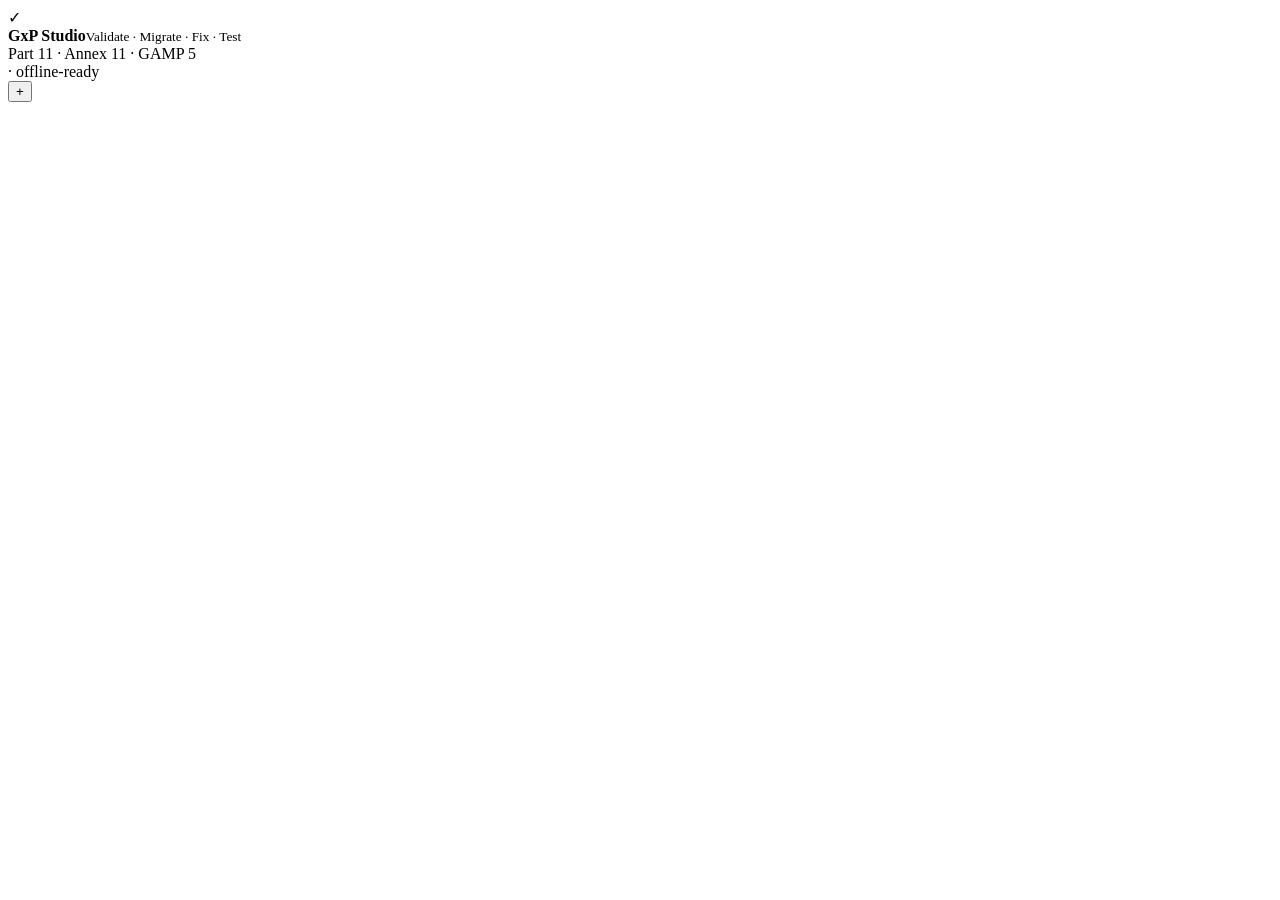
<file: src/index.tpl.html>
<!doctype html>
<html lang="en">
<head>
<meta charset="utf-8">
<meta name="viewport" content="width=device-width,initial-scale=1,viewport-fit=cover">
<title>GxP Studio — Validation, Change Control &amp; Test Automation</title>
<meta name="description" content="GxP documentation, code migrations, bug fixes/CAPA and test automation with traceability, audit trail and Part 11 e-signatures.">
<meta name="theme-color" content="#4f46e5">
<meta name="apple-mobile-web-app-capable" content="yes">
<meta name="mobile-web-app-capable" content="yes">
<meta name="apple-mobile-web-app-status-bar-style" content="default">
<meta name="apple-mobile-web-app-title" content="GxP Studio">
<link rel="manifest" href="manifest.webmanifest">
<link rel="apple-touch-icon" href="icon-192.png">
<link rel="icon" href="data:image/svg+xml,%3Csvg xmlns='http://www.w3.org/2000/svg' viewBox='0 0 64 64'%3E%3Cdefs%3E%3ClinearGradient id='g' x1='0' y1='0' x2='1' y2='1'%3E%3Cstop offset='0' stop-color='%234f46e5'/%3E%3Cstop offset='1' stop-color='%237c3aed'/%3E%3C/linearGradient%3E%3C/defs%3E%3Crect width='64' height='64' rx='16' fill='url(%23g)'/%3E%3Cpath d='M18 33l9 9 19-20' stroke='white' stroke-width='7' fill='none' stroke-linecap='round' stroke-linejoin='round'/%3E%3C/svg%3E">
<style>/*CSS*/</style>
</head>
<body>
<div class="app">
  <aside class="side">
    <div class="logo"><div class="mark">✓</div><div><b>GxP Studio</b><small>Validate · Migrate · Fix · Test</small></div></div>
    <nav class="nav" id="nav"></nav>
    <div class="foot">Part 11 · Annex 11 · GAMP 5<br><span id="ver"></span> · offline-ready</div>
  </aside>
  <div class="main">
    <header class="top"><div class="crumb" id="crumb"></div><div class="sp"></div><span class="pill hide-m" id="roleTag"></span><label class="userchip" id="user"></label></header>
    <main class="content" id="view"></main>
  </div>
</div>
<nav class="tabbar" id="tabbar"></nav>
<button class="fab" id="fab" aria-label="New">+</button>
<script>/*JS*/</script>
</body>
</html>
</file>
